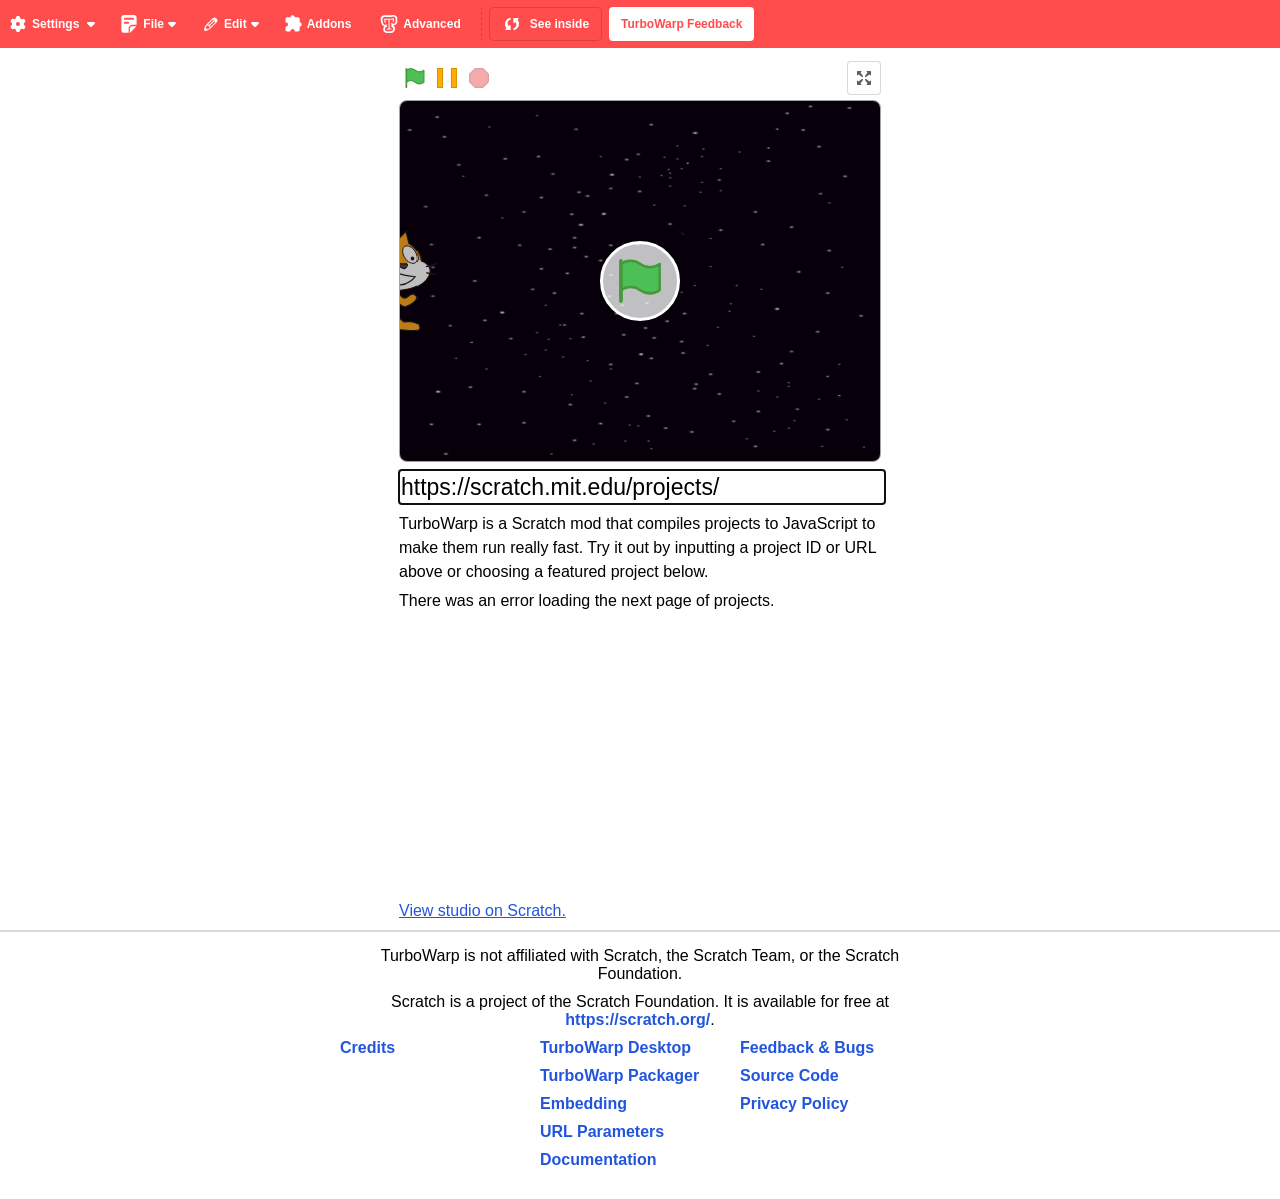
<file: turbowarp/index.html>
<!DOCTYPE html>
<html>
  <head>
    <meta charset="UTF-8">
    <meta name="viewport" content="width=device-width, initial-scale=1">
    <meta name="google" value="notranslate">
    <meta name="description" content="TurboWarp is a Scratch mod with a compiler to run projects faster, dark mode for your eyes, a bunch of addons to improve the editor, and more." />
    <title>TurboWarp - Run Scratch projects faster</title>
    <link rel="apple-touch-icon" href="images/apple-touch-icon.png">
    
      <link rel="manifest" href="manifest.webmanifest">
    
    <style>
      .splash-screen {
        position: absolute;
        width: 100%;
        height: 100%;
        top: 0;
        left: 0;
        display: flex;
        flex-direction: column;
        gap: 1rem;
        align-items: center;
        justify-content: center;
        text-align: center;
        font-family: "Helvetica Neue", Helvetica, Arial, sans-serif;
      }
      .splash-screen[hidden] {
        display: none;
      }
      .splash-screen[data-theme="dark"] {
        background-color: #333;
        color: white;
      }
      .splash-screen > * {
        max-width: 80%;
      }
      .splash-spinner:after {
        content: " ";
        display: block;
        width: 64px;
        height: 64px;
        border-radius: 50%;
        border: 6px solid;
        border-color: currentColor transparent currentColor transparent;
        animation: splash-spinner 1.2s linear infinite;
      }
      @keyframes splash-spinner {
        0% { transform: rotate(0deg); }
        100% { transform: rotate(360deg); }
      }
      .splash-error-title {
        font-weight: bold;
      }
      .splash-error-title a {
        color: inherit;
      }
      .splash-errors {
        font-family: monospace;
      }
      .splash-error-list {
        white-space: pre-wrap;
      }
      .splash-reset {
        color: inherit;
        background: none;
        padding: 0;
        margin: 0;
        border: none;
        text-decoration: underline;
        cursor: pointer;
      }
      .splash-reset:disabled {
        opacity: 0.8;
      }
    </style>
  </head>
  <body>
    <noscript>
      <div class="splash-screen">
        <div>
          <h1>TurboWarp requires JavaScript</h1>
          <p>Consider using <a href="https://desktop.turbowarp.org/">TurboWarp Desktop</a> if you are afraid of remote JavaScript.</p>
        </div>
      </div>
    </noscript>

    <div class="splash-screen spash-waiting-for-js" hidden>
      <div class="splash-spinner"></div>

      <div class="splash-error-title" hidden>Something went wrong. <a href="https://scratch.mit.edu/users/GarboMuffin/#comments" target="_blank" rel="noreferrer">Please report</a> with the information below.</div>
      <div class="splash-errors" hidden></div>
      <button class="splash-reset" hidden>Click here to reset caches (can fix some errors)</button>
    </div>

    <script>
      (function () {
        'use strict';

        var theme = '';
        var accent = '#ff4c4c';

        try {
          var themeSetting = localStorage.getItem('tw:theme');
        } catch (e) {
          // ignore
        }
        if (themeSetting === 'light') {
          theme = 'light';
        } else if (themeSetting === 'dark') {
          theme = 'dark';
        } else if (themeSetting) {
          try {
            var parsed = JSON.parse(themeSetting);
            if (parsed.accent === 'purple') {
              accent = '#855cd6';
            } else if (parsed.accent === 'blue') {
              accent = '#4c97ff';
            }
            if (parsed.gui === 'dark' || parsed.gui === 'light') {
              theme = parsed.gui;
            }
          } catch (e) {
            // ignore
          }
        }

        if (!theme) {
          theme = window.matchMedia('(prefers-color-scheme: dark)').matches ? 'dark' : 'light';
        }

        var splash = document.querySelector('.spash-waiting-for-js');
        splash.setAttribute('data-theme', theme);
        if (theme !== 'dark') {
          
            splash.style.color = accent;
          
        }
        splash.hidden = false;

        var splashErrorTitle = document.querySelector('.splash-error-title');
        var splashError = document.querySelector('.splash-errors');
        var splashReset = document.querySelector('.splash-reset');

        var totalErrors = 0;
        window.onerror = function (event, source, line, col, err) {
          if (++totalErrors > 5) return; // dont bother logging more
          splashErrorTitle.hidden = splashError.hidden = splashReset.hidden = false;
          var el = document.createElement('div');
          el.textContent = 'Error (splash) in ' + source + ' (' + line + ':' + col + '): ' + err;
          splashError.appendChild(el);
        };

        splashReset.onclick = function () {
          splashReset.disabled = true;
          function hardRefresh() {
            var search = location.search.replace(/[?&]nocache=[\d.]+(?=$|&)/, '');
            // This is a functional cookie used so that we respond with Clear-Site-Data just once. No tracking.
            // Can't use nocache parameter to trigger this because people might accidentally bookmark that, and
            // then we would be clearing their cache on every visit.
            document.cookie = 'tw_clear_cache_once=1; max-age=60; path=/; samesite=strict; secure';
            location.replace(location.pathname + search + (search ? '&' : '?') + 'nocache=' + Math.floor(Math.random() * 10000000));
          }
          if ('serviceWorker' in navigator) {
            setTimeout(hardRefresh, 5000);
            navigator.serviceWorker.getRegistration("")
              .then(function(registration) {
                if (registration) {
                  return registration.unregister();
                }
              })
              .then(hardRefresh)
              .catch(hardRefresh);
          } else {
            hardRefresh();
          }
        };

        window.SplashEnd = () => {
          splash.hidden = true;
          window.onerror = null;
        };
      })();
    </script>

    <div id="app"></div>
  <script src="js/vendors~addon-settings~credits~editor~embed~fullscreen~player.js"></script><script src="js/vendors~editor~embed~fullscreen~player.js"></script><script src="js/addon-settings~addons~editor~fullscreen~player.js"></script><script src="js/addon-settings~editor~embed~fullscreen~player.js"></script><script src="js/player.js"></script></body>
</html>
</file>
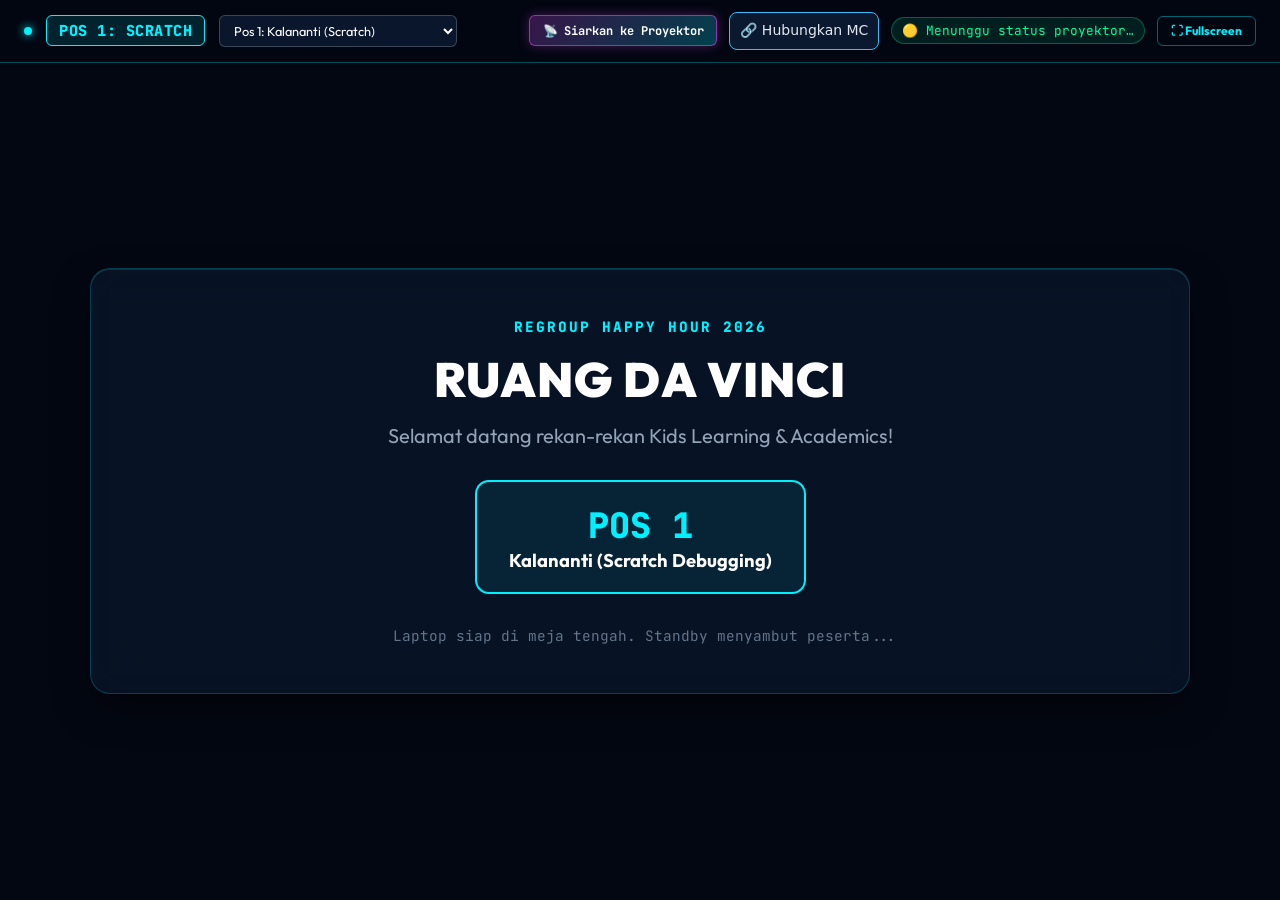
<file: pos.html>
<!DOCTYPE html>
<html lang="id">
<head>
  <meta charset="UTF-8">
  <link rel="icon" href="favicon.svg" type="image/svg+xml">
  <meta name="viewport" content="width=device-width, initial-scale=1.0">
  <title>Layar Meja Pos Pemain - Regroup Happy Hour</title>
  
  <link rel="preconnect" href="https://fonts.googleapis.com">
  <link rel="preconnect" href="https://fonts.gstatic.com" crossorigin>
  <link href="https://fonts.googleapis.com/css2?family=JetBrains+Mono:wght@400;700;800&family=Outfit:wght@400;600;700;800;900&family=Space+Grotesk:wght@500;700&display=swap" rel="stylesheet">
  <link rel="stylesheet" href="style.css">
  <link rel="stylesheet" href="pos.css">
</head>
<body class="theme-navy-black pos-screen-body">
  <canvas id="bg-canvas"></canvas>

  <!-- Top Floating HUD -->
  <header class="pos-top-hud">
    <div class="hud-left">
      <span class="pulse-dot"></span>
      <div class="pos-identity-badge" id="current-pos-badge">
        POS 1: KALANANTI (SCRATCH)
      </div>
      <div class="pos-switcher-dropdown">
        <select id="pos-select-switcher" aria-label="Ganti Nomor Pos">
          <option value="1">Pos 1: Kalananti (Scratch)</option>
          <option value="2">Pos 2: Mathchamps (Sempoa)</option>
          <option value="3">Pos 3: Memory Academy (Visual)</option>
          <option value="4">Pos 4: Spreadsheet Special (#REF!)</option>
        </select>
      </div>
    </div>

    <div class="hud-right">
      <button id="btn-broadcast-stream" class="btn btn-xs btn-broadcast" title="Siarkan Layar & Kamera Tim ke Proyektor">
        <span class="broadcast-icon">📡</span>
        <span class="broadcast-text">Siarkan ke Proyektor</span>
      </button>
      <details class="connection-menu" id="pos-pairing">
        <summary>🔗 Hubungkan MC</summary>
        <form class="connection-card" id="projector-pair-form">
          <label for="projector-code-input">Kode dari menu Hubungkan Pos di MC</label>
          <input id="projector-code-input" autocomplete="off" maxlength="100" placeholder="Kode proyektor" required>
          <button type="submit" class="btn btn-xs btn-outline">Hubungkan</button>
          <p id="projector-pair-status" role="status">Menunggu koneksi ke proyektor…</p>
        </form>
      </details>
      <div class="sync-pill" id="pos-sync-status">🟡 Menunggu status proyektor…</div>
      <button id="btn-fullscreen-pos" class="btn btn-xs btn-outline" title="Layar Penuh (F)">⛶ Fullscreen</button>
    </div>
  </header>

  <!-- MAIN DYNAMIC VIEWPORT (100% Controlled by Slide MC) -->
  <main class="pos-viewport" id="pos-viewport">

    <!-- ====================================================================
         STATE 1: PRE-SHOW / WELCOME CLEAN TEMPLATE (Slide 1–5)
         ==================================================================== -->
    <div id="state-template" class="pos-state-panel active">
      <div class="template-box glass-card">
        <div class="template-header-tag">REGROUP HAPPY HOUR 2026</div>
        <h1 class="template-title">RUANG DA VINCI</h1>
        <p class="template-subtitle">Selamat datang rekan-rekan Kids Learning & Academics!</p>
        <div class="template-pos-callout">
          <div class="pos-num-display" id="template-pos-num">POS 1</div>
          <div class="pos-name-display" id="template-pos-name">Tantangan Kalananti Scratch</div>
        </div>
        <div class="template-status-banner">
          <span class="pulse-dot-cyan"></span>
          <span>Laptop siap di meja tengah. Standby menyambut peserta...</span>
        </div>
      </div>
    </div>

    <!-- ====================================================================
         STATE 2: OFFICE OLYMPIC STANDBY LOGO (Slide 6, 7, 8-idle, 9–12, 17+)
         ==================================================================== -->
    <div id="state-olympic-idle" class="pos-state-panel">
      <div class="olympic-idle-card glass-card">
        <div class="olympic-rings-glow">
          <div class="ring ring-1"></div>
          <div class="ring ring-2"></div>
          <div class="ring ring-3"></div>
        </div>
        
        <div class="olympic-badge-label">OFFICE OLYMPICS 2026</div>
        <h1 class="olympic-hero-title">🏆 OFFICE OLYMPICS</h1>
        <div class="pos-hero-tag" id="idle-pos-tag">LAPTOP MEJA TENGAH • POS 1</div>
        
        <div class="olympic-standby-box">
          <div class="standby-text">⚡ STANDBY MENUNGGU ABA-ABA MC</div>
          <p class="standby-sub">Tatap layar proyektor di depan untuk instruksi selanjutnya.</p>
        </div>
      </div>
    </div>

    <!-- ====================================================================
         STATE 3: SCOUTING INSPEKSI KETUA (Slide 8 - HANYA SAAT TIMER NYALA)
         ==================================================================== -->
    <div id="state-scouting" class="pos-state-panel">
      <div class="scouting-card glass-card">
        <div class="scouting-header-row">
          <div class="scouting-pos-badge" id="scouting-pos-badge">POS 1: KALANANTI (SCRATCH)</div>
          <div class="scouting-timer-badge">
            <span class="timer-icon">⏱</span>
            <span id="scouting-timer-display">01:00</span>
          </div>
        </div>

        <div class="scouting-alert-banner">
          👁️ <strong>SESI INSPEKSI KETUA KELOMPOK (1 MENIT)</strong> — BACA CEPAT & JANGAN BOCORKAN KODE!
        </div>

        <!-- Dynamic Scouting Content Per Pos -->
        <div class="scouting-content-area" id="scouting-content-area">
          <!-- Rendered via JS depending on active pos -->
        </div>

        <div class="scouting-footer-warning">
          ⚠️ Begitu waktu habis, layar ini otomatis mengunci kembali ke logo Office Olympic!
        </div>
      </div>
    </div>

    <!-- ====================================================================
         STATE 4: BATTLE PERTANDINGAN (Slide 13, 14, 15, 16)
         ==================================================================== -->
    <div id="state-battle" class="pos-state-panel">
      <!-- 4A: Pre-Battle Locked / Countdown Standby -->
      <div id="battle-locked-overlay" class="battle-card glass-card text-center">
        <div class="lock-shield-icon">🔒</div>
        <div class="battle-round-badge" id="locked-round-badge">BABAK 1 DARI 4</div>
        <h2 class="battle-game-title" id="locked-game-title">Challenge 1: Kalananti Scratch Debugging</h2>
        <div class="countdown-stage">
          <div class="countdown-digits-big" id="battle-countdown-display">STANDBY</div>
          <p class="countdown-hint" id="battle-countdown-hint">Dengarkan penjelasan MC di depan proyektor.<br>Tantangan akan terbuka otomatis setelah hitungan <strong>3, 2, 1 MULAI!</strong></p>
        </div>
        <div class="standby-rules-pill">
          ⚡ Posisi tangan siap di keyboard • Jangan sentuh soal sebelum aba-aba!
        </div>
      </div>

      <!-- 4B: Active Battle Screen (Revealed after 3-2-1 countdown) -->
      <div id="battle-active-content" class="battle-card glass-card hidden">
        <div class="battle-header-hud">
          <div class="battle-round-badge" id="battle-round-badge">BABAK 1 DARI 4</div>
          <h2 class="battle-game-title" id="battle-game-title">Challenge 1: Kalananti Scratch Debugging</h2>
          <div class="battle-score-hint">+5 Poin Percobaan Pertama • +4 Poin Percobaan Kedua</div>
        </div>

        <!-- Live Battle Challenge Workspace (Container Yazid) -->
        <div class="battle-workspace" id="battle-workspace">
          <!-- Rendered via JS for Scratch, Math, Memory, Spreadsheet -->
        </div>

        <!-- GIANT BELL BUTTON: LARI KEJAR KAK BALQIS! -->
        <div class="battle-bell-container">
          <button id="btn-sprint-bell" class="btn-giant-bell">
            <span class="bell-emoji">🔔</span>
            <span class="bell-main-text">KITA UDAH KELAR! LARI KEJAR KAK BALQIS!</span>
            <span class="bell-sub-text">Tekan bel ini, lalu 1 perwakilan tim lari secepat kilat ke meja panitia! (+5 / +4 Pt)</span>
          </button>
        </div>
      </div>
    </div>

  </main>

  <!-- ====================================================================
       VICTORY FULLSCREEN OVERLAY (triggered by CHALLENGE_COMPLETED)
       Hidden by default — shown in-page when challenge is complete
       ==================================================================== -->
  <div id="victory-fullscreen-overlay" aria-live="assertive" style="
    display: none;
    position: fixed;
    inset: 0;
    z-index: 9999;
    background: radial-gradient(ellipse at center, #0a2a1a 0%, #050d1a 70%);
    overflow: hidden;
    align-items: center;
    justify-content: center;
    flex-direction: column;
    gap: 24px;
    font-family: 'Outfit', sans-serif;
  ">
    <!-- Animated bg particles -->
    <canvas id="victory-canvas" style="position:absolute;inset:0;width:100%;height:100%;pointer-events:none;"></canvas>

    <!-- Content -->
    <div style="position:relative;z-index:2;text-align:center;padding:32px;">
      <div id="victory-emoji" style="font-size:clamp(5rem,14vw,10rem);line-height:1;animation:victoryBounce 0.6s cubic-bezier(.36,.07,.19,.97) both;">🏆</div>

      <div style="
        font-size: clamp(2rem,6vw,4.5rem);
        font-weight: 900;
        letter-spacing: 0.04em;
        color: #00ff9d;
        text-shadow: 0 0 40px rgba(0,255,157,0.8), 0 0 80px rgba(0,255,157,0.4);
        margin: 16px 0 8px;
        animation: victoryGlow 1.5s ease-in-out infinite alternate;
      ">SELESAI! 🎉</div>

      <div id="victory-subtitle" style="
        font-size: clamp(1rem,2.5vw,1.6rem);
        color: #ffd700;
        font-weight: 700;
        letter-spacing: 0.08em;
        text-shadow: 0 0 20px rgba(255,215,0,0.6);
        margin-bottom: 32px;
      ">TANTANGAN BERHASIL DISELESAIKAN!</div>

      <button id="victory-bell-btn" style="
        display: inline-flex;
        flex-direction: column;
        align-items: center;
        gap: 8px;
        background: linear-gradient(135deg, #00ff9d, #00c97a);
        color: #050d1a;
        border: none;
        border-radius: 20px;
        padding: 24px 48px;
        font-family: 'Outfit', sans-serif;
        font-size: clamp(1.2rem,3vw,2rem);
        font-weight: 900;
        letter-spacing: 0.05em;
        cursor: pointer;
        box-shadow: 0 0 40px rgba(0,255,157,0.5), 0 8px 32px rgba(0,0,0,0.4);
        animation: bellPop 0.8s cubic-bezier(.36,.07,.19,.97) 0.3s both;
        transition: transform 0.15s ease, box-shadow 0.15s ease;
      " onmouseover="this.style.transform='scale(1.06)'" onmouseout="this.style.transform='scale(1)'">
        <span style="font-size:clamp(2rem,5vw,3.5rem);">🔔🏃‍♂️💨</span>
        <span>LARI KE KAK BALQIS SEKARANG!</span>
        <span style="font-size:0.6em;font-weight:600;opacity:0.8;">Tekan tombol ini → sinyal terkirim → sprint ke meja panitia!</span>
      </button>

      <div style="margin-top:24px;">
        <button id="victory-dismiss-btn" style="
          background: transparent;
          border: 1px solid rgba(255,255,255,0.25);
          color: rgba(255,255,255,0.5);
          padding: 10px 24px;
          border-radius: 8px;
          font-family: 'Outfit', sans-serif;
          font-size: 0.85rem;
          cursor: pointer;
          transition: all 0.2s;
        " onmouseover="this.style.opacity='1';this.style.color='#fff'" onmouseout="this.style.opacity='1';this.style.color='rgba(255,255,255,0.5)'">
          ✖ Tutup Overlay (kembali ke arena)
        </button>
      </div>
    </div>
  </div>

  <style>
    @keyframes victoryBounce {
      0%   { transform: scale(0.3) rotate(-10deg); opacity: 0; }
      60%  { transform: scale(1.15) rotate(5deg); }
      80%  { transform: scale(0.95); }
      100% { transform: scale(1); opacity: 1; }
    }
    @keyframes victoryGlow {
      from { text-shadow: 0 0 30px rgba(0,255,157,0.7), 0 0 60px rgba(0,255,157,0.3); }
      to   { text-shadow: 0 0 60px rgba(0,255,157,1),   0 0 120px rgba(0,255,157,0.6); }
    }
    @keyframes bellPop {
      0%   { transform: scale(0) translateY(40px); opacity: 0; }
      70%  { transform: scale(1.08) translateY(-6px); }
      100% { transform: scale(1) translateY(0); opacity: 1; }
    }
    @keyframes confettiFall {
      to { transform: translateY(110vh) rotate(720deg); opacity: 0; }
    }
  </style>

  <script src="vendor/peerjs.min.js"></script>
  <script src="sync-engine.js?v=20260919-pairing4"></script>
  <script src="pos.js?v=20260919-pairing4"></script>
</body>
</html>
</file>
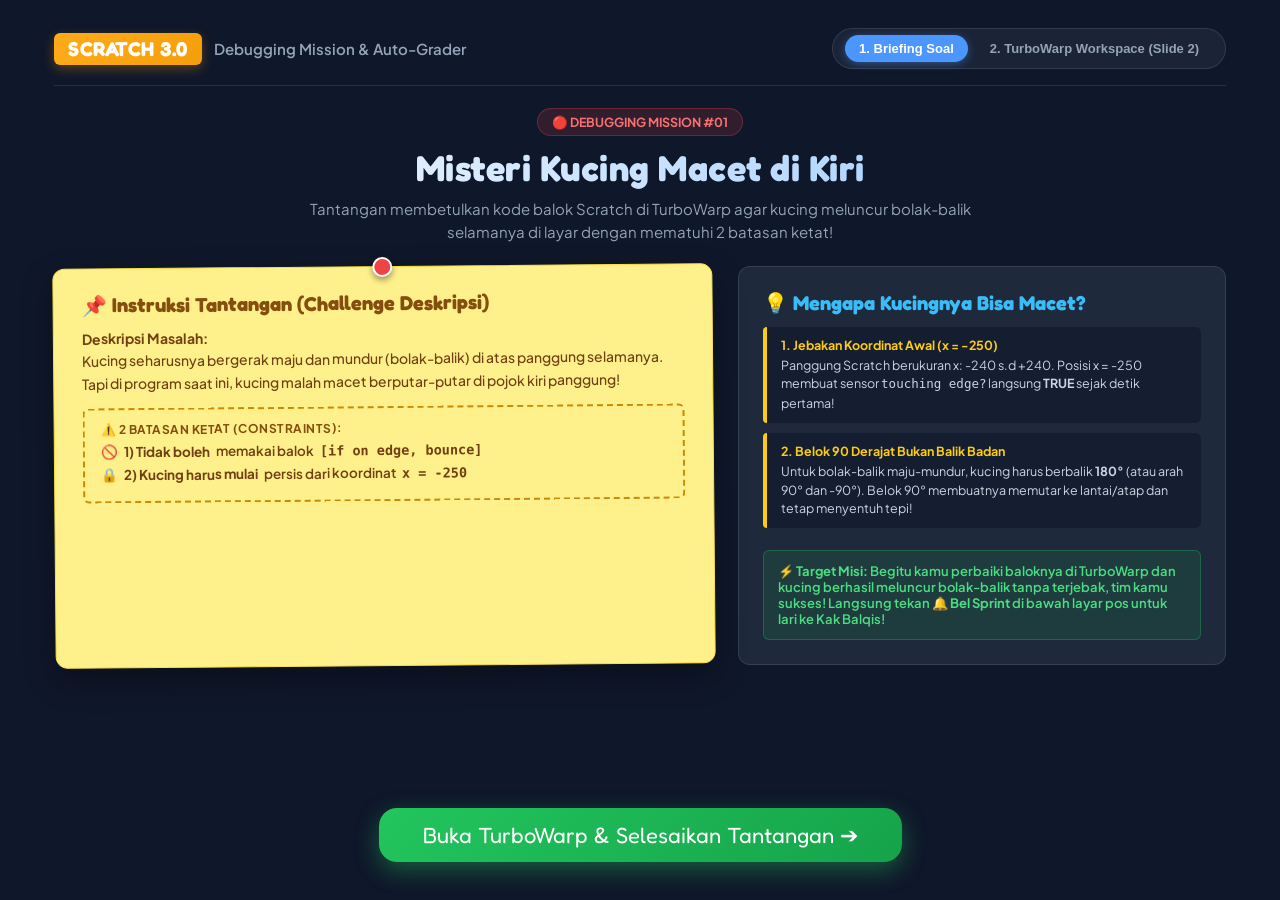
<file: scratch-slide.html>
<!DOCTYPE html>
<html lang="id">
<head>
  <meta charset="UTF-8" />
  <meta name="viewport" content="width=device-width, initial-scale=1.0" />
  <title>Scratch Motion Debugging Challenge - TurboWarp Scratch 3.0 GUI</title>
  <link rel="preconnect" href="https://fonts.googleapis.com">
  <link rel="preconnect" href="https://fonts.gstatic.com" crossorigin>
  <link href="https://fonts.googleapis.com/css2?family=Fredoka:wght@400;500;600;700&family=Plus+Jakarta+Sans:wght@400;500;600;700;800&family=Fira+Code:wght@500;600&display=swap" rel="stylesheet">
  <style>
    :root {
      --scratch-purple-bar: #855cd6;
      --scratch-purple-dark: #6e40c9;
      --scratch-motion: #4c97ff;
      --scratch-looks: #9966ff;
      --scratch-sound: #cf63cf;
      --scratch-events: #ffbf00;
      --scratch-control: #ffab19;
      --scratch-sensing: #5cb1d6;
      --scratch-operators: #59c059;
      --scratch-variables: #ff8c1a;
      --scratch-custom: #ff6680;
      
      --bg-dark: #0f172a;
      --bg-panel: #1e293b;
      --text-main: #f8fafc;
      --text-muted: #94a3b8;
      --accent-green: #22c55e;
      --accent-yellow: #facc15;
      --accent-red: #ef4444;
      --radius-sm: 6px;
      --radius-md: 12px;
      --radius-lg: 18px;
    }

    * {
      box-sizing: border-box;
      margin: 0;
      padding: 0;
      user-select: none;
    }

    body {
      font-family: 'Plus Jakarta Sans', sans-serif;
      background: var(--bg-dark);
      color: var(--text-main);
      overflow: hidden;
      width: 100vw;
      height: 100vh;
    }

    /* SLIDE CONTAINER */
    .slide-wrapper {
      position: relative;
      width: 100vw;
      height: 100vh;
      overflow: hidden;
    }

    .slide {
      position: absolute;
      inset: 0;
      width: 100%;
      height: 100%;
      opacity: 0;
      pointer-events: none;
      transform: translateX(30px);
      transition: all 0.35s cubic-bezier(0.16, 1, 0.3, 1);
      display: flex;
      flex-direction: column;
    }

    .slide.active {
      opacity: 1;
      pointer-events: auto;
      transform: translateX(0);
    }

    /* ========================================== */
    /* SLIDE 1: MISSION BRIEFING STYLES           */
    /* ========================================== */
    .slide-1-content {
      flex: 1;
      padding: 28px 44px;
      overflow-y: auto;
      display: flex;
      flex-direction: column;
      max-width: 1260px;
      margin: 0 auto;
      width: 100%;
    }

    .global-nav {
      display: flex;
      justify-content: space-between;
      align-items: center;
      padding-bottom: 16px;
      border-bottom: 1px solid rgba(255, 255, 255, 0.1);
      margin-bottom: 22px;
    }

    .logo-group {
      display: flex;
      align-items: center;
      gap: 12px;
    }

    .scratch-badge {
      background: linear-gradient(135deg, #ffab19, #f59e0b);
      color: #fff;
      font-family: 'Fredoka', sans-serif;
      font-size: 20px;
      padding: 4px 14px;
      border-radius: var(--radius-sm);
      font-weight: 700;
      letter-spacing: 0.5px;
      box-shadow: 0 4px 12px rgba(245, 158, 11, 0.3);
    }

    .nav-title {
      font-size: 15px;
      color: var(--text-muted);
      font-weight: 600;
    }

    .slide-pills {
      display: flex;
      align-items: center;
      gap: 8px;
      background: rgba(30, 41, 59, 0.8);
      padding: 6px 12px;
      border-radius: 999px;
      border: 1px solid rgba(255, 255, 255, 0.1);
    }

    .pill-btn {
      background: transparent;
      border: none;
      color: var(--text-muted);
      font-size: 13px;
      font-weight: 700;
      padding: 6px 14px;
      border-radius: 999px;
      cursor: pointer;
      transition: all 0.2s ease;
    }

    .pill-btn.active {
      background: var(--scratch-motion);
      color: white;
      box-shadow: 0 2px 8px rgba(76, 151, 255, 0.4);
    }

    .pill-btn:hover:not(.active) {
      color: white;
      background: rgba(255, 255, 255, 0.05);
    }

    .hero-box {
      text-align: center;
      margin-bottom: 22px;
    }

    .hero-tag {
      display: inline-block;
      background: rgba(239, 68, 68, 0.15);
      color: #f87171;
      border: 1px solid rgba(239, 68, 68, 0.3);
      padding: 5px 14px;
      border-radius: 999px;
      font-size: 12.5px;
      font-weight: 700;
      margin-bottom: 10px;
    }

    .hero-box h1 {
      font-size: 36px;
      font-family: 'Fredoka', sans-serif;
      letter-spacing: 0.5px;
      background: linear-gradient(to right, #ffffff, #93c5fd);
      -webkit-background-clip: text;
      -webkit-text-fill-color: transparent;
      margin-bottom: 8px;
    }

    .hero-box p {
      color: var(--text-muted);
      font-size: 15px;
      max-width: 720px;
      margin: 0 auto;
      line-height: 1.55;
    }

    .briefing-cards {
      display: grid;
      grid-template-columns: 1.15fr 0.85fr;
      gap: 24px;
      margin-bottom: 22px;
    }

    .sticky-note {
      background: #fef08a;
      color: #713f12;
      padding: 24px 28px;
      border-radius: var(--radius-md);
      box-shadow: 0 12px 30px rgba(0, 0, 0, 0.35);
      position: relative;
      transform: rotate(-0.5deg);
      border: 1px solid #fde047;
    }

    .sticky-note-pin {
      position: absolute;
      top: -10px;
      left: 50%;
      transform: translateX(-50%);
      width: 20px;
      height: 20px;
      background: #ef4444;
      border-radius: 50%;
      box-shadow: 0 3px 6px rgba(0,0,0,0.4);
      border: 2px solid #fff;
    }

    .sticky-note h3 {
      font-family: 'Fredoka', sans-serif;
      font-size: 20px;
      margin-bottom: 10px;
      color: #854d0e;
    }

    .sticky-note p {
      font-size: 14px;
      line-height: 1.6;
      margin-bottom: 14px;
      font-weight: 500;
    }

    .constraint-box {
      background: rgba(254, 240, 138, 0.8);
      border: 2px dashed #ca8a04;
      padding: 12px 16px;
      border-radius: var(--radius-sm);
    }

    .constraint-box h4 {
      font-size: 12px;
      text-transform: uppercase;
      letter-spacing: 0.5px;
      color: #854d0e;
      margin-bottom: 6px;
    }

    .constraint-box ul {
      list-style-type: none;
    }

    .constraint-box li {
      font-size: 13.5px;
      margin-bottom: 6px;
      display: flex;
      align-items: center;
      gap: 6px;
      font-weight: 600;
    }

    .clue-panel {
      background: var(--bg-panel);
      border: 1px solid rgba(255, 255, 255, 0.1);
      border-radius: var(--radius-md);
      padding: 24px;
      display: flex;
      flex-direction: column;
      justify-content: space-between;
    }

    .clue-panel h3 {
      font-family: 'Fredoka', sans-serif;
      color: #38bdf8;
      font-size: 20px;
      margin-bottom: 12px;
    }

    .clue-item {
      background: rgba(15, 23, 42, 0.6);
      border-left: 4px solid var(--accent-yellow);
      padding: 10px 14px;
      border-radius: 4px var(--radius-sm) var(--radius-sm) 4px;
      margin-bottom: 10px;
    }

    .clue-item h5 {
      font-size: 12.5px;
      color: var(--accent-yellow);
      margin-bottom: 3px;
      font-weight: 700;
    }

    .clue-item p {
      font-size: 12.5px;
      color: #cbd5e1;
      line-height: 1.5;
    }

    .cta-area {
      text-align: center;
      margin-top: auto;
      padding: 10px 0;
    }

    .start-btn {
      background: linear-gradient(135deg, #22c55e, #16a34a);
      color: white;
      border: none;
      font-family: 'Fredoka', sans-serif;
      font-size: 22px;
      padding: 14px 44px;
      border-radius: var(--radius-lg);
      cursor: pointer;
      box-shadow: 0 8px 24px rgba(34, 197, 94, 0.4);
      display: inline-flex;
      align-items: center;
      gap: 12px;
      transition: all 0.2s cubic-bezier(0.16, 1, 0.3, 1);
    }

    .start-btn:hover {
      transform: translateY(-2px) scale(1.02);
      box-shadow: 0 12px 30px rgba(34, 197, 94, 0.6);
    }

    /* ============================================================ */
    /* SLIDE 2: AUTHENTIC TURBOWARP SCRATCH 3.0 GUI WORKSPACE       */
    /* ============================================================ */
    #slide2 {
      display: flex;
      flex-direction: column;
      width: 100vw;
      height: 100vh;
      background: #0f172a;
      overflow: hidden;
    }

    /* TOP SLIDE HUD / CONTROL BAR */
    .turbowarp-hud-bar {
      height: 48px;
      background: #1e293b;
      border-bottom: 1px solid rgba(255, 255, 255, 0.12);
      display: flex;
      align-items: center;
      justify-content: space-between;
      padding: 0 16px;
      flex-shrink: 0;
      z-index: 50;
    }

    .hud-left {
      display: flex;
      align-items: center;
      gap: 12px;
    }

    .hud-back-btn {
      background: rgba(255, 255, 255, 0.08);
      color: white;
      border: 1px solid rgba(255, 255, 255, 0.2);
      padding: 6px 14px;
      border-radius: var(--radius-sm);
      font-family: 'Plus Jakarta Sans', sans-serif;
      font-size: 13px;
      font-weight: 700;
      cursor: pointer;
      display: flex;
      align-items: center;
      gap: 6px;
      transition: all 0.15s ease;
    }

    .hud-back-btn:hover {
      background: rgba(255, 255, 255, 0.16);
      border-color: rgba(255, 255, 255, 0.35);
    }

    .hud-proj-badge {
      display: flex;
      align-items: center;
      gap: 8px;
      background: rgba(15, 23, 42, 0.6);
      padding: 4px 12px;
      border-radius: 999px;
      border: 1px solid rgba(255, 255, 255, 0.08);
      font-size: 12.5px;
      color: #94a3b8;
    }

    .hud-proj-badge strong {
      color: #f8fafc;
    }

    .hud-status-badge {
      display: inline-flex;
      align-items: center;
      gap: 6px;
      background: rgba(34, 197, 94, 0.15);
      color: #4ade80;
      border: 1px solid rgba(34, 197, 94, 0.3);
      padding: 4px 10px;
      border-radius: 999px;
      font-size: 12px;
      font-weight: 700;
    }

    .hud-status-pulse {
      width: 8px;
      height: 8px;
      border-radius: 50%;
      background: #22c55e;
      box-shadow: 0 0 8px #22c55e;
      animation: pulseGlow 1.5s infinite;
    }

    @keyframes pulseGlow {
      0%, 100% { transform: scale(1); opacity: 1; }
      50% { transform: scale(1.3); opacity: 0.6; }
    }

    .hud-right {
      display: flex;
      align-items: center;
      gap: 10px;
    }

    .hud-action-btn {
      background: rgba(255, 255, 255, 0.08);
      color: #e2e8f0;
      border: 1px solid rgba(255, 255, 255, 0.15);
      padding: 6px 12px;
      border-radius: var(--radius-sm);
      font-size: 12.5px;
      font-weight: 600;
      cursor: pointer;
      display: flex;
      align-items: center;
      gap: 6px;
      transition: all 0.15s ease;
    }

    .hud-action-btn:hover {
      background: rgba(255, 255, 255, 0.16);
      color: white;
    }

    .hud-action-btn.hint {
      background: rgba(250, 204, 21, 0.15);
      border-color: rgba(250, 204, 21, 0.35);
      color: #fde047;
      font-weight: 700;
    }

    .hud-action-btn.hint:hover {
      background: rgba(250, 204, 21, 0.25);
    }

    .hud-action-btn.test-win {
      background: rgba(168, 85, 247, 0.15);
      border-color: rgba(168, 85, 247, 0.35);
      color: #c084fc;
    }

    .hud-action-btn.test-win:hover {
      background: rgba(168, 85, 247, 0.25);
    }

    /* TURBOWARP IFRAME WRAPPER */
    .turbowarp-frame-container {
      flex: 1;
      width: 100%;
      height: calc(100vh - 48px);
      position: relative;
      background: #e9eef2;
    }

    #turbowarpIframe {
      width: 100%;
      height: 100%;
      border: none;
      display: block;
    }
  </style>
</head>
<body>

  <div class="slide-wrapper">

    <!-- ========================================== -->
    <!-- SLIDE 1: CHALLENGE MISSION BRIEFING        -->
    <!-- ========================================== -->
    <section id="slide1" class="slide active">
      <div class="slide-1-content">
        <!-- Global Nav Header -->
        <div class="global-nav">
          <div class="logo-group">
            <span class="scratch-badge">SCRATCH 3.0</span>
            <span class="nav-title">Debugging Mission &amp; Auto-Grader</span>
          </div>
          <div class="slide-pills">
            <button class="pill-btn active" onclick="goToSlide(1)">1. Briefing Soal</button>
            <button class="pill-btn" onclick="goToSlide(2)">2. TurboWarp Workspace (Slide 2)</button>
          </div>
        </div>

        <!-- Hero Header -->
        <div class="hero-box">
          <span class="hero-tag">🔴 DEBUGGING MISSION #01</span>
          <h1>Misteri Kucing Macet di Kiri</h1>
          <p>Tantangan membetulkan kode balok Scratch di TurboWarp agar kucing meluncur bolak-balik selamanya di layar dengan mematuhi 2 batasan ketat!</p>
        </div>

        <!-- Cards -->
        <div class="briefing-cards">
          <!-- Sticky Note -->
          <div class="sticky-note">
            <div class="sticky-note-pin"></div>
            <h3>📌 Instruksi Tantangan (Challenge Deskripsi)</h3>
            <p>
              <strong>Deskripsi Masalah:</strong><br>
              Kucing seharusnya bergerak maju dan mundur (bolak-balik) di atas panggung selamanya. Tapi di program saat ini, kucing malah macet berputar-putar di pojok kiri panggung!
            </p>
            <div class="constraint-box">
              <h4>⚠️ 2 Batasan Ketat (Constraints):</h4>
              <ul>
                <li>🚫 <strong>1) Tidak boleh</strong> memakai balok <code>[if on edge, bounce]</code></li>
                <li>🔒 <strong>2) Kucing harus mulai</strong> persis dari koordinat <code>x = -250</code></li>
              </ul>
            </div>
          </div>

          <!-- Clue / Diagnosis -->
          <div class="clue-panel">
            <div>
              <h3>💡 Mengapa Kucingnya Bisa Macet?</h3>
              <div class="clue-item">
                <h5>1. Jebakan Koordinat Awal (x = -250)</h5>
                <p>Panggung Scratch berukuran x: -240 s.d +240. Posisi x = -250 membuat sensor <code>touching edge?</code> langsung <strong>TRUE</strong> sejak detik pertama!</p>
              </div>
              <div class="clue-item">
                <h5>2. Belok 90 Derajat Bukan Balik Badan</h5>
                <p>Untuk bolak-balik maju-mundur, kucing harus berbalik <strong>180°</strong> (atau arah 90° dan -90°). Belok 90° membuatnya memutar ke lantai/atap dan tetap menyentuh tepi!</p>
              </div>
            </div>

            <div style="background: rgba(34, 197, 94, 0.12); border: 1px solid rgba(34, 197, 94, 0.3); border-radius: var(--radius-sm); padding: 12px 14px; margin-top: 12px;">
              <p style="color: #4ade80; font-size: 13px; font-weight: 600;">
                ⚡ <strong>Target Misi:</strong> Begitu kamu perbaiki baloknya di TurboWarp dan kucing berhasil meluncur bolak-balik tanpa terjebak, tim kamu sukses! Langsung tekan <strong>🔔 Bel Sprint</strong> di bawah layar pos untuk lari ke Kak Balqis!
              </p>
            </div>
          </div>
        </div>

        <!-- CTA Start Button -->
        <div class="cta-area">
          <button class="start-btn" onclick="goToSlide(2)">
            Buka TurboWarp &amp; Selesaikan Tantangan ➔
          </button>
        </div>
      </div>
    </section>

    <!-- ========================================== -->
    <!-- SLIDE 2: AUTHENTIC TURBOWARP SCRATCH 3.0   -->
    <!-- ========================================== -->
    <section id="slide2" class="slide">
      
      <!-- TOP HUD CONTROL BAR -->
      <div class="turbowarp-hud-bar">
        <div class="hud-left">
          <button class="hud-back-btn" onclick="goToSlide(1)">
            ← Briefing Soal
          </button>
          <div class="hud-proj-badge">
            🐱 Proyek: <strong>CyberParra (M) Motion debugme</strong>
          </div>
          <div class="hud-status-badge">
            <span class="hud-status-pulse"></span>
            Auto-Evaluator Standby
          </div>
        </div>

        <div class="hud-right">
          <button class="hud-action-btn" onclick="reloadTurboWarpProject()">
            🔄 Reset Soal
          </button>
        </div>
      </div>

      <!-- FULL AUTHENTIC TURBOWARP SCRATCH 3.0 IFRAME -->
      <div class="turbowarp-frame-container">
        <iframe 
          id="turbowarpIframe" 
          src="./turbowarp/editor.html" 
          allow="autoplay; camera; microphone; clipboard-read; clipboard-write"
          title="TurboWarp Scratch 3.0 GUI Editor"
        ></iframe>
      </div>

    </section>

  </div>

  <script>
    // ==========================================
    // SLIDE NAVIGATION
    // ==========================================
    function goToSlide(slideIndex) {
      document.getElementById('slide1').classList.toggle('active', slideIndex === 1);
      document.getElementById('slide2').classList.toggle('active', slideIndex === 2);
    }

    // ==========================================
    // TURBOWARP IFRAME RELOAD
    // ==========================================
    function reloadTurboWarpProject() {
      const iframe = document.getElementById('turbowarpIframe');
      if (iframe) {
        iframe.src = './turbowarp/editor.html';
      }
    }

    // ==========================================
    // POSTMESSAGE LISTENER (TURBOWARP AUTO-WIN)
    // ==========================================
    window.addEventListener('message', (event) => {
      // Listen for message from TurboWarp runtime hook
      if (event.data && (event.data.type === 'TURBOWARP_AUTO_WIN' || event.data === 'TURBOWARP_AUTO_WIN')) {
        console.log('[Slide Parent] Auto-Win Signal Received from TurboWarp GUI!');
        const statusBadge = document.querySelector('.hud-status-badge');
        if (statusBadge) {
          statusBadge.style.borderColor = '#22c55e';
          statusBadge.style.color = '#4ade80';
          statusBadge.style.background = 'rgba(34, 197, 94, 0.2)';
          statusBadge.innerHTML = '<span class="hud-status-pulse" style="background: #22c55e; box-shadow: 0 0 10px #22c55e;"></span> ✅ KODE BENAR! TEKAN BEL DI BAWAH!';
        }
      }
    });
  </script>
</body>
</html>
</file>
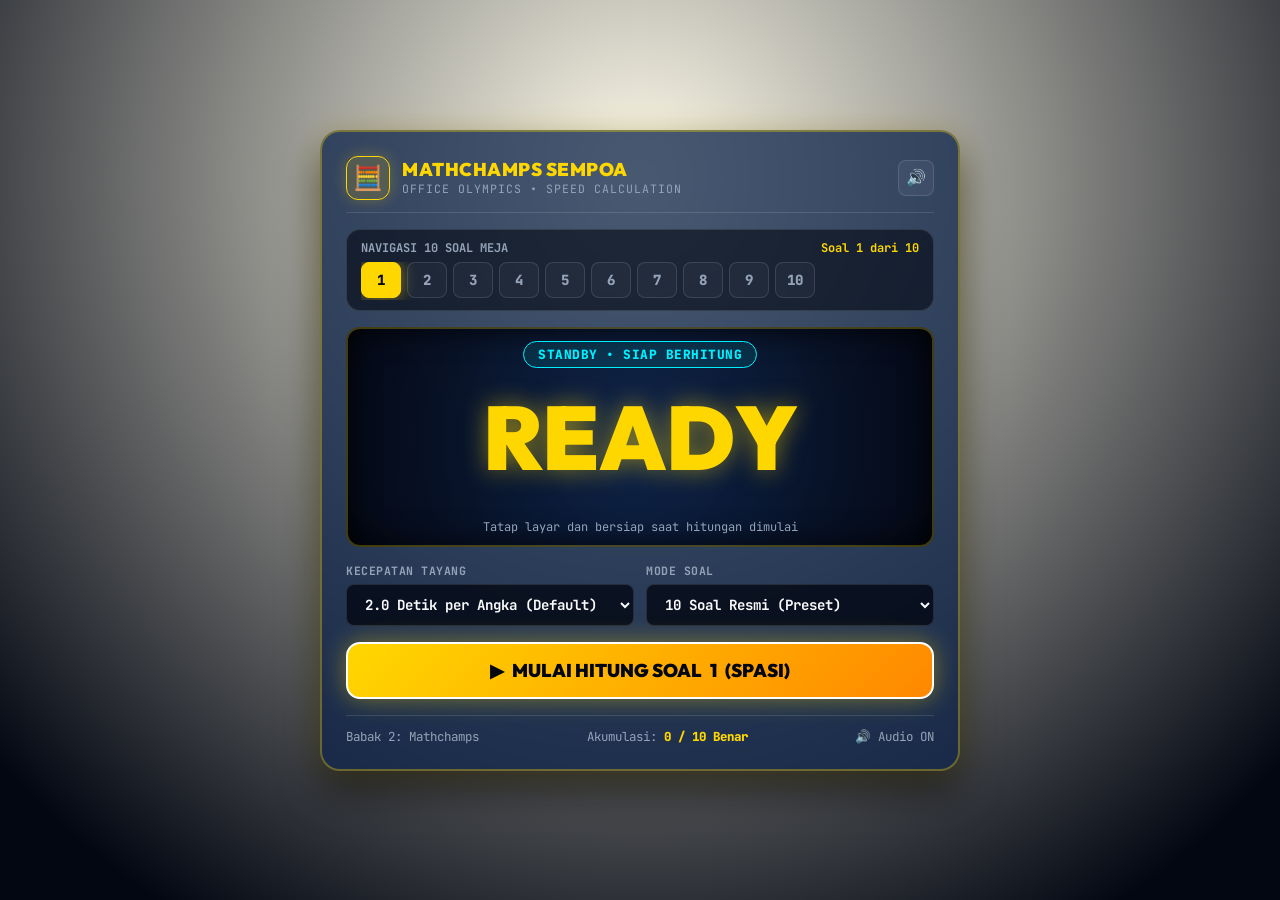
<file: sempoa-slide.html>
<!DOCTYPE html>
<html lang="id">
<head>
  <meta charset="UTF-8" />
  <meta name="viewport" content="width=device-width, initial-scale=1.0" />
  <title>Mathchamps Sempoa Speed Calculation Arena - Office Olympics 2026</title>
  
  <link rel="preconnect" href="https://fonts.googleapis.com">
  <link rel="preconnect" href="https://fonts.gstatic.com" crossorigin>
  <link href="https://fonts.googleapis.com/css2?family=JetBrains+Mono:wght@400;700;800&family=Outfit:wght@400;600;700;800;900&family=Space+Grotesk:wght@500;700;800&display=swap" rel="stylesheet">
  
  <style>
    :root {
      --bg-dark: #070d19;
      --bg-card: rgba(13, 35, 74, 0.75);
      --bg-card-hover: rgba(17, 45, 94, 0.85);
      --neon-cyan: #00f0ff;
      --neon-gold: #ffd700;
      --neon-green: #00ff9d;
      --neon-red: #ff4757;
      --neon-purple: #d946ef;
      
      --text-main: #f8fafc;
      --text-muted: #94a3b8;
      --border-subtle: rgba(255, 255, 255, 0.12);
      --border-gold: rgba(255, 215, 0, 0.35);
      --font-display: 'Outfit', sans-serif;
      --font-mono: 'JetBrains Mono', monospace;
      --font-body: 'Space Grotesk', sans-serif;
      --radius-sm: 8px;
      --radius-md: 14px;
      --radius-lg: 20px;
    }

    * {
      box-sizing: border-box;
      margin: 0;
      padding: 0;
    }

    body {
      background: radial-gradient(circle at 50% 20%, rgba(255, 215, 0, 0.08) 0%, #030712 90%);
      color: var(--text-main);
      font-family: var(--font-body);
      min-height: 100vh;
      display: flex;
      flex-direction: column;
      align-items: center;
      justify-content: center;
      padding: 16px;
      overflow-x: hidden;
    }

    .arena-container {
      width: 100%;
      max-width: 640px;
      background: var(--bg-card);
      backdrop-filter: blur(16px);
      border: 2px solid var(--border-gold);
      border-radius: var(--radius-lg);
      padding: 24px;
      box-shadow: 0 0 35px rgba(255, 215, 0, 0.15), 0 20px 40px rgba(0, 0, 0, 0.6);
      display: flex;
      flex-direction: column;
      gap: 16px;
      position: relative;
    }

    /* Top HUD Header */
    .arena-header {
      display: flex;
      justify-content: space-between;
      align-items: center;
      border-bottom: 1px solid var(--border-subtle);
      padding-bottom: 12px;
    }

    .arena-brand {
      display: flex;
      align-items: center;
      gap: 12px;
    }

    .brand-icon-box {
      width: 44px;
      height: 44px;
      border-radius: 12px;
      background: rgba(255, 215, 0, 0.15);
      border: 1px solid var(--neon-gold);
      display: flex;
      align-items: center;
      justify-content: center;
      font-size: 1.5rem;
      box-shadow: 0 0 15px rgba(255, 215, 0, 0.25);
    }

    .brand-text h1 {
      font-family: var(--font-display);
      font-size: 1.15rem;
      font-weight: 900;
      color: var(--neon-gold);
      letter-spacing: 0.5px;
      line-height: 1.15;
    }

    .brand-text p {
      font-family: var(--font-mono);
      font-size: 0.72rem;
      color: var(--text-muted);
      letter-spacing: 1px;
    }

    .header-actions {
      display: flex;
      align-items: center;
      gap: 8px;
    }

    .icon-action-btn {
      background: rgba(255, 255, 255, 0.05);
      border: 1px solid var(--border-subtle);
      color: var(--text-main);
      width: 36px;
      height: 36px;
      border-radius: 8px;
      display: flex;
      align-items: center;
      justify-content: center;
      cursor: pointer;
      font-size: 1rem;
      transition: all 0.15s ease;
    }

    .icon-action-btn:hover {
      background: rgba(255, 215, 0, 0.15);
      border-color: var(--neon-gold);
      color: var(--neon-gold);
    }

    /* Question Navigator Pills (1 to 10) */
    .pills-bar-wrapper {
      background: rgba(3, 7, 18, 0.6);
      border: 1px solid var(--border-subtle);
      border-radius: var(--radius-md);
      padding: 10px 14px;
      display: flex;
      flex-direction: column;
      gap: 6px;
    }

    .pills-header {
      display: flex;
      justify-content: space-between;
      align-items: center;
      font-family: var(--font-mono);
      font-size: 0.75rem;
      font-weight: 700;
      color: var(--text-muted);
    }

    .pills-header .active-badge {
      color: var(--neon-gold);
    }

    .pills-scroll {
      display: flex;
      gap: 6px;
      overflow-x: auto;
      padding-bottom: 2px;
      scrollbar-width: thin;
    }

    .pill-btn {
      flex: 0 0 auto;
      min-width: 40px;
      height: 36px;
      border-radius: 8px;
      border: 1.5px solid var(--border-subtle);
      background: rgba(255, 255, 255, 0.03);
      font-family: var(--font-mono);
      font-size: 0.88rem;
      font-weight: 800;
      color: var(--text-muted);
      cursor: pointer;
      display: flex;
      align-items: center;
      justify-content: center;
      transition: all 0.15s ease;
    }

    .pill-btn:hover {
      border-color: var(--neon-gold);
      color: var(--neon-gold);
    }

    .pill-btn.active {
      background: var(--neon-gold);
      border-color: var(--neon-gold);
      color: #030712;
      box-shadow: 0 0 16px rgba(255, 215, 0, 0.5);
    }

    .pill-btn.done-correct {
      background: rgba(0, 255, 157, 0.15);
      border-color: var(--neon-green);
      color: var(--neon-green);
    }

    .pill-btn.done-wrong {
      background: rgba(255, 71, 87, 0.15);
      border-color: var(--neon-red);
      color: var(--neon-red);
    }

    /* Screen Stage Box */
    .screen-stage {
      width: 100%;
      height: 220px;
      background: radial-gradient(circle at 50% 50%, rgba(13, 35, 74, 0.95) 0%, rgba(3, 7, 18, 0.98) 100%);
      border: 2px solid rgba(255, 215, 0, 0.25);
      border-radius: var(--radius-md);
      display: flex;
      flex-direction: column;
      align-items: center;
      justify-content: center;
      position: relative;
      overflow: hidden;
      box-shadow: inset 0 0 30px rgba(0, 0, 0, 0.8);
      transition: border-color 0.2s, box-shadow 0.2s;
    }

    .screen-stage.flash-active {
      border-color: var(--neon-gold);
      box-shadow: 0 0 30px rgba(255, 215, 0, 0.3), inset 0 0 20px rgba(255, 215, 0, 0.1);
    }

    .stage-status-badge {
      position: absolute;
      top: 12px;
      font-family: var(--font-mono);
      font-size: 0.8rem;
      font-weight: 800;
      color: var(--neon-cyan);
      background: rgba(0, 240, 255, 0.1);
      border: 1px solid var(--neon-cyan);
      padding: 4px 14px;
      border-radius: 20px;
      letter-spacing: 0.5px;
    }

    .number-display-hero {
      font-family: var(--font-display);
      font-size: 5.6rem;
      font-weight: 900;
      color: var(--neon-gold);
      text-shadow: 0 0 25px rgba(255, 215, 0, 0.5);
      line-height: 1;
      user-select: none;
      transition: transform 0.05s ease;
    }

    .number-display-hero.negative {
      color: var(--neon-red);
      text-shadow: 0 0 25px rgba(255, 71, 87, 0.6);
    }

    .number-display-hero.countdown-pulse {
      color: var(--neon-cyan);
      font-size: 4.8rem;
      text-shadow: 0 0 25px rgba(0, 240, 255, 0.7);
      animation: popCountdown 0.7s infinite ease-out;
    }

    @keyframes popCountdown {
      0% { transform: scale(0.9); opacity: 0.8; }
      50% { transform: scale(1.12); opacity: 1; }
      100% { transform: scale(1); opacity: 0.9; }
    }

    .stage-bottom-hint {
      position: absolute;
      bottom: 10px;
      font-family: var(--font-mono);
      font-size: 0.75rem;
      color: var(--text-muted);
    }

    /* Controls Bar */
    .controls-bar {
      display: grid;
      grid-template-columns: 1fr 1fr;
      gap: 12px;
    }

    .control-item {
      display: flex;
      flex-direction: column;
      gap: 6px;
      text-align: left;
    }

    .control-item label {
      font-family: var(--font-mono);
      font-size: 0.72rem;
      font-weight: 700;
      color: var(--text-muted);
      letter-spacing: 0.5px;
    }

    .control-item select {
      background: rgba(3, 7, 18, 0.8);
      border: 1px solid var(--border-subtle);
      color: var(--text-main);
      padding: 10px 14px;
      border-radius: var(--radius-sm);
      font-family: var(--font-mono);
      font-size: 0.88rem;
      font-weight: 700;
      outline: none;
      cursor: pointer;
      transition: all 0.15s;
    }

    .control-item select:focus {
      border-color: var(--neon-gold);
      box-shadow: 0 0 10px rgba(255, 215, 0, 0.3);
    }

    /* Action Buttons */
    .btn-action-primary {
      width: 100%;
      padding: 15px 24px;
      background: linear-gradient(135deg, #ffd700 0%, #ff8800 100%);
      border: 2px solid #ffffff;
      border-radius: var(--radius-md);
      color: #030712;
      font-family: var(--font-display);
      font-size: 1.15rem;
      font-weight: 900;
      cursor: pointer;
      box-shadow: 0 0 25px rgba(255, 215, 0, 0.4);
      display: flex;
      align-items: center;
      justify-content: center;
      gap: 8px;
      transition: all 0.15s ease;
    }

    .btn-action-primary:active {
      transform: scale(0.98);
    }

    /* KEYBOARD-ONLY ANSWER INPUT SECTION (Tanpa Numpad Virtual) */
    .answer-section {
      display: none;
      flex-direction: column;
      gap: 12px;
      animation: fadeIn 0.25s ease;
    }

    @keyframes fadeIn {
      from { opacity: 0; transform: translateY(8px); }
      to { opacity: 1; transform: translateY(0); }
    }

    .answer-label {
      font-family: var(--font-display);
      font-size: 1.05rem;
      font-weight: 800;
      color: var(--neon-cyan);
    }

    .answer-input-wrapper {
      position: relative;
      width: 100%;
    }

    .answer-keyboard-input {
      width: 100%;
      padding: 16px 20px;
      background: rgba(3, 7, 18, 0.9);
      border: 2px solid var(--neon-cyan);
      border-radius: var(--radius-md);
      text-align: center;
      font-family: var(--font-display);
      font-size: 2.5rem;
      font-weight: 900;
      color: #ffffff;
      outline: none;
      box-shadow: 0 0 20px rgba(0, 240, 255, 0.25);
      transition: all 0.15s;
    }

    .answer-keyboard-input:focus {
      border-color: var(--neon-gold);
      box-shadow: 0 0 25px rgba(255, 215, 0, 0.5);
    }

    .keyboard-hint-pill {
      margin-top: 4px;
      font-family: var(--font-mono);
      font-size: 0.78rem;
      color: var(--text-muted);
    }

    .keyboard-hint-pill kbd {
      background: rgba(255, 255, 255, 0.1);
      border: 1px solid rgba(255, 255, 255, 0.2);
      border-radius: 4px;
      padding: 2px 6px;
      color: var(--neon-gold);
    }

    .btn-submit-answer {
      width: 100%;
      padding: 14px 20px;
      background: var(--neon-cyan);
      border: none;
      border-radius: var(--radius-md);
      color: #030712;
      font-family: var(--font-display);
      font-size: 1.1rem;
      font-weight: 900;
      cursor: pointer;
      box-shadow: 0 0 20px rgba(0, 240, 255, 0.4);
      transition: all 0.15s;
    }

    .btn-submit-answer:hover {
      background: #38bdf8;
    }

    /* Feedback Box */
    .feedback-banner {
      width: 100%;
      padding: 16px;
      border-radius: var(--radius-md);
      display: none;
      flex-direction: column;
      gap: 8px;
      font-family: var(--font-body);
      animation: popIn 0.3s cubic-bezier(0.175, 0.885, 0.32, 1.275);
    }

    @keyframes popIn {
      from { transform: scale(0.95); opacity: 0; }
      to { transform: scale(1); opacity: 1; }
    }

    .feedback-banner.correct {
      background: rgba(0, 255, 157, 0.12);
      border: 2px solid var(--neon-green);
      color: var(--neon-green);
      box-shadow: 0 0 25px rgba(0, 255, 157, 0.25);
    }

    .feedback-banner.wrong {
      background: rgba(255, 71, 87, 0.12);
      border: 2px solid var(--neon-red);
      color: var(--neon-red);
      box-shadow: 0 0 25px rgba(255, 71, 87, 0.25);
    }

    .feedback-title-text {
      font-family: var(--font-display);
      font-size: 1.35rem;
      font-weight: 900;
    }

    .feedback-calc-breakdown {
      font-family: var(--font-mono);
      font-size: 0.95rem;
      font-weight: 700;
      background: rgba(0, 0, 0, 0.5);
      padding: 8px 12px;
      border-radius: 6px;
      color: #ffffff;
      word-break: break-word;
    }

    .feedback-actions-row {
      display: flex;
      gap: 10px;
      width: 100%;
      margin-top: 4px;
    }

    .btn-action-secondary {
      flex: 1;
      padding: 12px;
      background: rgba(255, 255, 255, 0.06);
      border: 1px solid var(--border-subtle);
      border-radius: var(--radius-sm);
      color: var(--text-main);
      font-family: var(--font-mono);
      font-weight: 700;
      font-size: 0.85rem;
      cursor: pointer;
      transition: all 0.15s;
    }

    .btn-action-secondary:hover {
      background: rgba(255, 255, 255, 0.12);
    }

    .btn-action-next {
      flex: 1.3;
      padding: 12px;
      background: linear-gradient(135deg, var(--neon-green) 0%, #059669 100%);
      border: none;
      border-radius: var(--radius-sm);
      color: #030712;
      font-family: var(--font-display);
      font-weight: 900;
      font-size: 0.95rem;
      cursor: pointer;
      box-shadow: 0 0 15px rgba(0, 255, 157, 0.4);
    }

    /* Bottom Info Status */
    .arena-footer {
      display: flex;
      justify-content: space-between;
      align-items: center;
      border-top: 1px solid var(--border-subtle);
      padding-top: 12px;
      font-family: var(--font-mono);
      font-size: 0.78rem;
      color: var(--text-muted);
    }

    .score-glow {
      color: var(--neon-gold);
      font-weight: 800;
    }

    /* Modal Edit 10 Soal */
    .modal-overlay {
      position: fixed;
      inset: 0;
      background: rgba(3, 7, 18, 0.85);
      backdrop-filter: blur(8px);
      display: none;
      align-items: center;
      justify-content: center;
      padding: 16px;
      z-index: 200;
    }

  </style>
</head>
<body>

  <div class="arena-container">
    <!-- Top HUD Header -->
    <div class="arena-header">
      <div class="arena-brand">
        <div class="brand-icon-box">🧮</div>
        <div class="brand-text">
          <h1>MATHCHAMPS SEMPOA</h1>
          <p>OFFICE OLYMPICS • SPEED CALCULATION</p>
        </div>
      </div>
      <div class="header-actions">
        <button id="btnSoundToggle" class="icon-action-btn" title="Nyalakan/Matikan Audio" onclick="toggleSound()">🔊</button>
      </div>
    </div>

    <!-- Question Navigator Pills (Soal 1 s/d 10) -->
    <div class="pills-bar-wrapper">
      <div class="pills-header">
        <span>NAVIGASI 10 SOAL MEJA</span>
        <span id="soalProgressTag" class="active-badge">Soal 1 dari 10</span>
      </div>
      <div class="pills-scroll" id="pillsScroll">
        <!-- Generated via JS -->
      </div>
    </div>

    <!-- Screen Stage Box -->
    <div id="screenStage" class="screen-stage">
      <div id="stageStatusBadge" class="stage-status-badge">STANDBY • SIAP BERHITUNG</div>
      <div id="numberDisplayHero" class="number-display-hero">READY</div>
      <div id="stageBottomHint" class="stage-bottom-hint">Tatap layar dan bersiap saat hitungan dimulai</div>
    </div>

    <!-- Controls Bar -->
    <div id="controlsBar" class="controls-bar">
      <div class="control-item">
        <label>KECEPATAN TAYANG</label>
        <select id="speedLevelSelect">
          <option value="2000" selected>2.0 Detik per Angka (Default)</option>
          <option value="1500">1.5 Detik (Sedang)</option>
          <option value="1000">1.0 Detik (Cepat)</option>
          <option value="700">0.7 Detik (Tantangan)</option>
          <option value="400">0.4 Detik (Extreme)</option>
        </select>
      </div>
      <div class="control-item">
        <label>MODE SOAL</label>
        <select id="modeSelect" onchange="onModeChange()">
          <option value="preset" selected>10 Soal Resmi (Preset)</option>
          <option value="random">Acak Otomatis (Generator)</option>
        </select>
      </div>
    </div>

    <!-- Main Start Button -->
    <button id="btnStartGame" class="btn-action-primary" onclick="startGame()">
      <span>▶</span> MULAI HITUNG SOAL <span id="btnStartNum">1</span> (SPASI)
    </button>

    <!-- KEYBOARD-ONLY ANSWER INPUT (Tanpa Numpad Layar) -->
    <div id="answerSection" class="answer-section">
      <div class="answer-label">
        ⌨️ KETIK HASIL AKHIR DI KEYBOARD:
      </div>
      <div class="answer-input-wrapper">
        <input 
          type="number" 
          id="keyboardAnswerInput" 
          class="answer-keyboard-input" 
          placeholder="Ketik angka..." 
          autocomplete="off" 
        />
      </div>
      <div class="keyboard-hint-pill">
        Tekan <kbd>ENTER</kbd> pada keyboard fisik laptop untuk cek jawaban secara instan!
      </div>
      <button id="btnCheckAnswer" class="btn-submit-answer" onclick="checkAnswer()">
        <span>✓</span> PERIKSA JAWABAN (ENTER)
      </button>

      <!-- Feedback Banner -->
      <div id="feedbackBanner" class="feedback-banner">
        <div id="feedbackTitleText" class="feedback-title-text"></div>
        <div id="feedbackDetailText" style="font-size: 0.95rem; font-weight: 700;"></div>
        <div id="feedbackCalcBreakdown" class="feedback-calc-breakdown"></div>

        <div class="feedback-actions-row">
          <button class="btn-action-secondary" onclick="retryCurrentQuestion()">
            ↺ Ulangi Soal Ini
          </button>
          <button id="btnNextQuestion" class="btn-action-next" onclick="goToNextQuestion()">
            Soal Berikutnya ➔ (Enter)
          </button>
        </div>
      </div>
    </div>

    <!-- Arena Footer -->
    <div class="arena-footer">
      <span>Babak 2: Mathchamps</span>
      <span>Akumulasi: <span id="scoreDisplay" class="score-glow">0 / 10 Selesai</span></span>
      <span id="soundStatusText">🔊 Audio ON</span>
    </div>
  </div>

  <script>
    // ========================================================================
    // 1. DATA 10 SOAL RESMI SEMPOA
    // ========================================================================
    const DEFAULT_QUESTIONS = [
      { id: 1, numbers: [4, 5, -2, 1, -3], label: "Soal 1" },
      { id: 2, numbers: [7, -5, 6, -3, 4], label: "Soal 2" },
      { id: 3, numbers: [12, 5, -6, 8, -4], label: "Soal 3" },
      { id: 4, numbers: [25, 14, -18, 30, -11], label: "Soal 4" },
      { id: 5, numbers: [38, 47, -19, 52, -28], label: "Soal 5" },
      { id: 6, numbers: [15, 23, 41, -27, 16, -18], label: "Soal 6" },
      { id: 7, numbers: [42, -15, 33, -20, 18, 22], label: "Soal 7" },
      { id: 8, numbers: [50, -25, 14, 31, -40, 22, -12], label: "Soal 8" },
      { id: 9, numbers: [64, -32, 18, 25, -45, 30, -10], label: "Soal 9" },
      { id: 10, numbers: [35, 24, -19, 42, -31, 18, 25, -14], label: "Soal 10" }
    ];

    let questions = [];
    let currentQuestionIndex = 0;
    let questionResults = {};
    let currentActiveNumbers = [];
    let isPlaying = false;
    let isWaitingAnswer = false;
    let isFeedbackShown = false;
    let soundEnabled = true;

    function initQuestions() {
      const saved = localStorage.getItem('sempoa_custom_10_soal');
      if (saved) {
        try {
          questions = JSON.parse(saved);
        } catch (e) {
          questions = JSON.parse(JSON.stringify(DEFAULT_QUESTIONS));
        }
      } else {
        questions = JSON.parse(JSON.stringify(DEFAULT_QUESTIONS));
      }
    }

    // ========================================================================
    // 2. AUDIO SYNTH (WEB AUDIO API)
    // ========================================================================
    let audioCtx = null;
    function getAudioContext() {
      if (!audioCtx) {
        audioCtx = new (window.AudioContext || window.webkitAudioContext)();
      }
      if (audioCtx.state === 'suspended') {
        audioCtx.resume();
      }
      return audioCtx;
    }

    function playTone(freq, type = 'sine', duration = 0.15, gainVal = 0.25) {
      if (!soundEnabled) return;
      try {
        const ctx = getAudioContext();
        const osc = ctx.createOscillator();
        const gain = ctx.createGain();

        osc.type = type;
        osc.frequency.setValueAtTime(freq, ctx.currentTime);

        gain.gain.setValueAtTime(gainVal, ctx.currentTime);
        gain.gain.exponentialRampToValueAtTime(0.001, ctx.currentTime + duration);

        osc.connect(gain);
        gain.connect(ctx.destination);

        osc.start();
        osc.stop(ctx.currentTime + duration);
      } catch (e) {}
    }

    function playCountdownBeep(isFinal = false) {
      if (!soundEnabled) return;
      if (isFinal) {
        playTone(880, 'triangle', 0.15, 0.35);
        setTimeout(() => playTone(1320, 'triangle', 0.3, 0.4), 100);
      } else {
        playTone(440, 'sine', 0.12, 0.3);
      }
    }

    function playNumberTick() {
      if (!soundEnabled) return;
      playTone(550, 'triangle', 0.08, 0.15);
    }

    function playCorrectChime() {
      if (!soundEnabled) return;
      const notes = [523.25, 659.25, 783.99, 1046.50]; // C-E-G-C major
      notes.forEach((f, idx) => {
        setTimeout(() => playTone(f, 'sine', 0.3, 0.3), idx * 80);
      });
    }

    function playWrongBuzz() {
      if (!soundEnabled) return;
      playTone(200, 'sawtooth', 0.25, 0.25);
      setTimeout(() => playTone(160, 'sawtooth', 0.3, 0.25), 100);
    }

    function toggleSound() {
      soundEnabled = !soundEnabled;
      document.getElementById('btnSoundToggle').textContent = soundEnabled ? '🔊' : '🔇';
      document.getElementById('soundStatusText').textContent = soundEnabled ? '🔊 Audio ON' : '🔇 Audio OFF';
      if (soundEnabled) playTone(600, 'sine', 0.1);
    }

    // ========================================================================
    // 3. UI RENDERING & PILLS
    // ========================================================================
    const screenStage = document.getElementById('screenStage');
    const stageStatusBadge = document.getElementById('stageStatusBadge');
    const numberDisplayHero = document.getElementById('numberDisplayHero');
    const stageBottomHint = document.getElementById('stageBottomHint');
    const pillsScroll = document.getElementById('pillsScroll');
    const soalProgressTag = document.getElementById('soalProgressTag');
    const btnStartNum = document.getElementById('btnStartNum');
    const btnStartGame = document.getElementById('btnStartGame');
    const controlsBar = document.getElementById('controlsBar');
    const speedLevelSelect = document.getElementById('speedLevelSelect');
    const modeSelect = document.getElementById('modeSelect');

    const answerSection = document.getElementById('answerSection');
    const keyboardAnswerInput = document.getElementById('keyboardAnswerInput');
    const btnCheckAnswer = document.getElementById('btnCheckAnswer');
    const feedbackBanner = document.getElementById('feedbackBanner');
    const feedbackTitleText = document.getElementById('feedbackTitleText');
    const feedbackDetailText = document.getElementById('feedbackDetailText');
    const feedbackCalcBreakdown = document.getElementById('feedbackCalcBreakdown');
    const scoreDisplay = document.getElementById('scoreDisplay');

    function renderQuestionPills() {
      pillsScroll.innerHTML = '';
      questions.forEach((q, idx) => {
        const btn = document.createElement('button');
        btn.className = 'pill-btn';
        if (idx === currentQuestionIndex) {
          btn.classList.add('active');
        }
        if (questionResults[idx] === true) {
          btn.classList.add('done-correct');
          btn.innerHTML = `✓${idx + 1}`;
        } else if (questionResults[idx] === false) {
          btn.classList.add('done-wrong');
          btn.innerHTML = `✕${idx + 1}`;
        } else {
          btn.textContent = `${idx + 1}`;
        }

        btn.onclick = () => selectQuestion(idx);
        pillsScroll.appendChild(btn);
      });

      soalProgressTag.textContent = `Soal ${currentQuestionIndex + 1} dari ${questions.length}`;
      btnStartNum.textContent = `${currentQuestionIndex + 1}`;
      updateScoreSummary();
    }

    function selectQuestion(idx) {
      if (isPlaying) return;
      currentQuestionIndex = idx;
      renderQuestionPills();
      resetToStandby();
    }

    function updateScoreSummary() {
      const correct = Object.values(questionResults).filter(v => v === true).length;
      scoreDisplay.textContent = `${correct} / ${questions.length} Benar`;
    }

    function onModeChange() {
      // Preset vs random
    }

    function sleep(ms) {
      return new Promise(r => setTimeout(r, ms));
    }

    // ========================================================================
    // 4. GAME FLOW (START -> COUNTDOWN -> ROLLING NUMBERS -> KEYBOARD ANSWER)
    // ========================================================================
    async function startGame() {
      if (isPlaying) return;
      isPlaying = true;
      isWaitingAnswer = false;
      isFeedbackShown = false;

      // Ambil kecepatan (Default 2.0s = 2000ms)
      const totalSpeedMs = parseInt(speedLevelSelect.value, 10) || 2000;
      const visibleMs = Math.round(totalSpeedMs * 0.82);
      const blankMs = Math.max(70, totalSpeedMs - visibleMs);

      // Siapkan angka
      if (modeSelect.value === 'random') {
        currentActiveNumbers = generateRandomSequence(5, 2);
      } else {
        const curQ = questions[currentQuestionIndex] || questions[0];
        currentActiveNumbers = [...curQ.numbers];
      }

      // Hide Controls & Answer UI
      btnStartGame.style.display = 'none';
      controlsBar.style.display = 'none';
      answerSection.style.display = 'none';
      feedbackBanner.style.display = 'none';
      keyboardAnswerInput.value = '';
      screenStage.classList.add('flash-active');

      // Countdown 3, 2, 1, GO!
      stageStatusBadge.innerText = 'BERSIAP...';
      stageBottomHint.innerText = 'Pusatkan pandangan ke angka!';
      for (let c = 3; c >= 1; c--) {
        numberDisplayHero.className = 'number-display-hero countdown-pulse';
        numberDisplayHero.innerText = c;
        playCountdownBeep(false);
        await sleep(700);
      }

      numberDisplayHero.className = 'number-display-hero countdown-pulse';
      numberDisplayHero.innerText = 'GO!';
      playCountdownBeep(true);
      await sleep(400);

      // Putar Angka Satu per Satu
      const totalRows = currentActiveNumbers.length;
      for (let i = 0; i < totalRows; i++) {
        const num = currentActiveNumbers[i];
        stageStatusBadge.innerText = `BARIS ${i + 1} DARI ${totalRows}`;
        stageBottomHint.innerText = `Soal ${currentQuestionIndex + 1} • Kecepatan ${(totalSpeedMs / 1000).toFixed(1)}s`;

        numberDisplayHero.className = 'number-display-hero' + (num < 0 ? ' negative' : '');
        numberDisplayHero.innerText = num;
        playNumberTick();

        await sleep(visibleMs);

        // Blank flash antar angka
        if (i < totalRows - 1) {
          numberDisplayHero.innerText = '';
          await sleep(blankMs);
        }
      }

      // Waktunya Menjawab via KEYBOARD
      screenStage.classList.remove('flash-active');
      stageStatusBadge.innerText = 'WAKTUNYA MENJAWAB!';
      stageBottomHint.innerText = 'Ketik di keyboard lalu tekan ENTER';
      numberDisplayHero.className = 'number-display-hero';
      numberDisplayHero.innerText = '?';

      answerSection.style.display = 'flex';
      btnCheckAnswer.style.display = 'block';
      keyboardAnswerInput.focus();
      isPlaying = false;
      isWaitingAnswer = true;
    }

    function generateRandomSequence(rows, digits) {
      const arr = [];
      let sum = 0;
      const min = digits === 1 ? 1 : Math.pow(10, digits - 1);
      const max = Math.pow(10, digits) - 1;
      for (let i = 0; i < rows; i++) {
        let v = Math.floor(Math.random() * (max - min + 1)) + min;
        if (i > 0 && Math.random() > 0.45 && (sum - v) >= 0) {
          v = -v;
        }
        sum += v;
        arr.push(v);
      }
      return arr;
    }

    // ========================================================================
    // 5. KEYBOARD INPUT & CHECK
    // ========================================================================
    keyboardAnswerInput.addEventListener('keydown', (e) => {
      if (e.key === 'Enter') {
        e.preventDefault();
        if (isWaitingAnswer && !isFeedbackShown) {
          checkAnswer();
        }
      }
    });

    // Global Key Listener for Space (Start) and Enter (Next)
    window.addEventListener('keydown', (e) => {
      // Space to start when standby
      if (e.code === 'Space' && !isPlaying && !isWaitingAnswer && document.activeElement !== keyboardAnswerInput) {
        e.preventDefault();
        startGame();
      }
      // Enter to go to next question if feedback is shown
      if (e.key === 'Enter' && isFeedbackShown) {
        e.preventDefault();
        goToNextQuestion();
      }
    });

    function checkAnswer() {
      const raw = keyboardAnswerInput.value.trim();
      if (raw === '') {
        keyboardAnswerInput.focus();
        return;
      }

      const playerAns = parseInt(raw, 10);
      const correctAns = currentActiveNumbers.reduce((a, b) => a + b, 0);
      const isCorrect = (playerAns === correctAns);

      if (modeSelect.value === 'preset') {
        questionResults[currentQuestionIndex] = isCorrect;
        renderQuestionPills();
      }

      isFeedbackShown = true;
      feedbackBanner.style.display = 'flex';
      btnCheckAnswer.style.display = 'none';

      if (isCorrect) {
        playCorrectChime();
        feedbackBanner.className = 'feedback-banner correct';
        feedbackTitleText.innerHTML = '🎉 BENAR SEKALI! MANTAP!';
        feedbackDetailText.innerHTML = 'Hitunganmu tepat! Lanjut ke soal berikutnya!';
        feedbackCalcBreakdown.innerHTML = '';
      } else {
        playWrongBuzz();
        feedbackBanner.className = 'feedback-banner wrong';
        feedbackTitleText.innerHTML = '❌ JAWABAN BELUM TEPAT!';
        feedbackDetailText.innerHTML = `Jawabanmu: <strong>${playerAns}</strong> • Silakan coba lagi!`;
        feedbackCalcBreakdown.innerHTML = '';
      }
    }

    function retryCurrentQuestion() {
      resetToStandby();
      startGame();
    }

    function goToNextQuestion() {
      if (currentQuestionIndex < questions.length - 1) {
        currentQuestionIndex++;
      } else {
        currentQuestionIndex = 0;
      }
      renderQuestionPills();
      resetToStandby();
      startGame();
    }

    function resetToStandby() {
      isPlaying = false;
      isWaitingAnswer = false;
      isFeedbackShown = false;
      answerSection.style.display = 'none';
      feedbackBanner.style.display = 'none';
      controlsBar.style.display = 'grid';
      btnStartGame.style.display = 'flex';
      stageStatusBadge.innerText = 'STANDBY • SIAP BERHITUNG';
      stageBottomHint.innerText = 'Tekan tombol Mulai (atau Spasi) untuk mulai';
      numberDisplayHero.className = 'number-display-hero';
      numberDisplayHero.innerText = 'READY';
      btnStartNum.textContent = `${currentQuestionIndex + 1}`;
    }

    // Check URL autostart param
    window.addEventListener('DOMContentLoaded', () => {
      initQuestions();
      renderQuestionPills();
      const params = new URLSearchParams(window.location.search);
      if (params.get('autostart') === '1') {
        setTimeout(startGame, 500);
      }
    });
  </script>
</body>
</html>
</file>
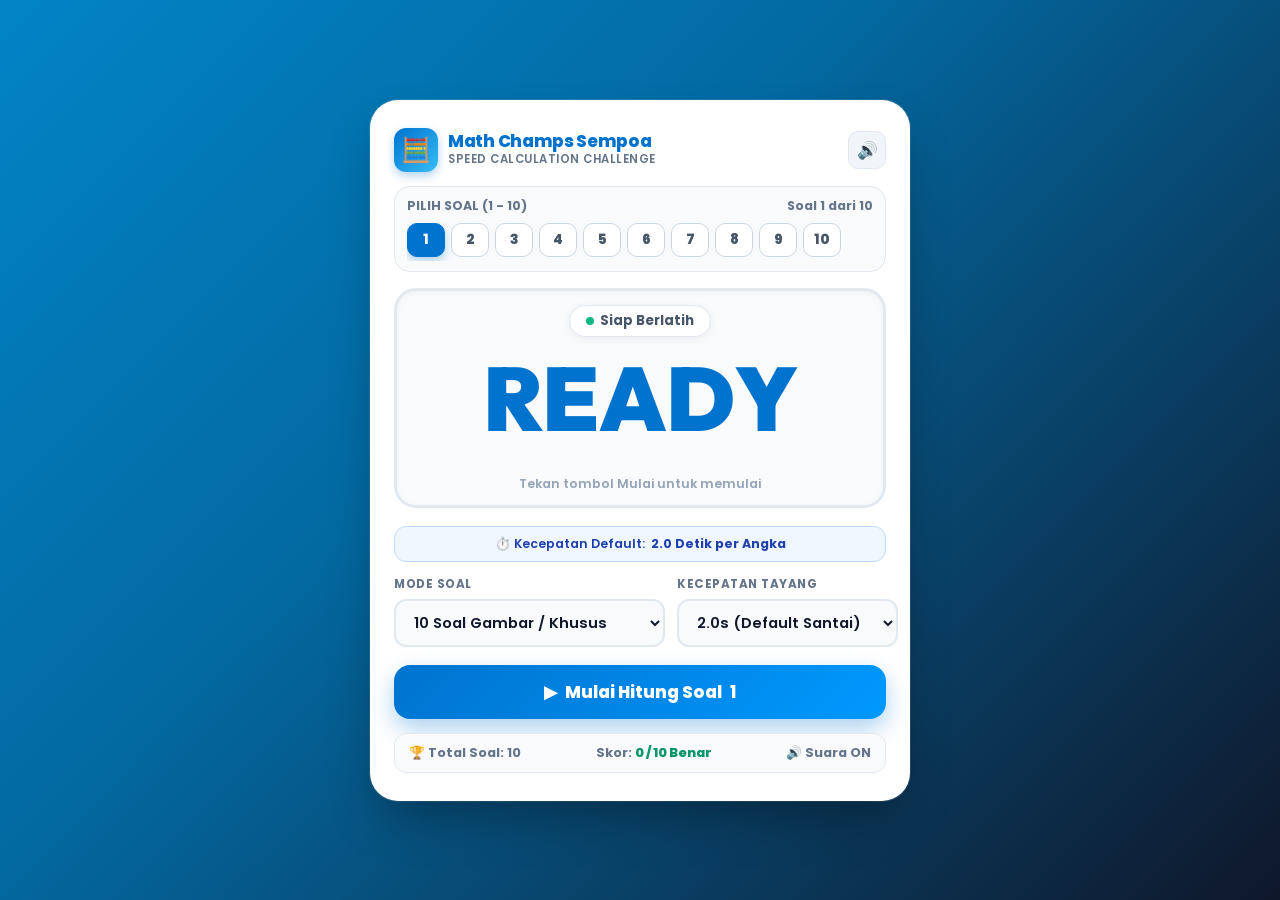
<file: sempoa-standalone.html>
<!DOCTYPE html>
<html lang="id">
<head>
  <meta charset="UTF-8" />
  <meta name="viewport" content="width=device-width, initial-scale=1.0" />
  <title>Math Champs Sempoa - Speed Calculation (10 Soal)</title>
  <link rel="preconnect" href="https://fonts.googleapis.com">
  <link rel="preconnect" href="https://fonts.gstatic.com" crossorigin>
  <link href="https://fonts.googleapis.com/css2?family=Poppins:wght@400;500;600;700;800;900&family=Outfit:wght@500;700;800;900&display=swap" rel="stylesheet">
  <style>
    :root {
      --primary-blue: #0073CE;
      --primary-blue-dark: #00569c;
      --primary-blue-light: #e0f2fe;
      --accent-orange: #FF6E00;
      --accent-green: #059669;
      --accent-red: #DC2626;
      --dark-text: #0f172a;
      --slate-text: #475569;
      --bg-slate: #f8fafc;
      --card-border: #e2e8f0;
      --radius-xl: 28px;
      --radius-lg: 18px;
    }

    * {
      box-sizing: border-box;
      margin: 0;
      padding: 0;
      font-family: 'Poppins', sans-serif;
    }

    body {
      background: linear-gradient(135deg, #0284c7 0%, #0369a1 40%, #0f172a 100%);
      min-height: 100vh;
      display: flex;
      align-items: center;
      justify-content: center;
      padding: 24px 16px;
      color: var(--dark-text);
    }

    .main-wrapper {
      width: 100%;
      max-width: 540px;
      display: flex;
      flex-direction: column;
      gap: 16px;
    }

    .app-card {
      background: #ffffff;
      border-radius: var(--radius-xl);
      padding: 28px 24px;
      box-shadow: 0 25px 50px -12px rgba(0, 0, 0, 0.35), 0 0 0 1px rgba(255, 255, 255, 0.1);
      display: flex;
      flex-direction: column;
      align-items: center;
      text-align: center;
      position: relative;
      overflow: hidden;
    }

    /* Top Bar Header */
    .top-bar {
      display: flex;
      justify-content: space-between;
      align-items: center;
      width: 100%;
      margin-bottom: 14px;
    }

    .app-brand {
      display: flex;
      align-items: center;
      gap: 10px;
      text-align: left;
    }

    .brand-icon {
      width: 44px;
      height: 44px;
      background: linear-gradient(135deg, #0073CE 0%, #38bdf8 100%);
      border-radius: 12px;
      display: flex;
      align-items: center;
      justify-content: center;
      font-size: 1.5rem;
      box-shadow: 0 4px 10px rgba(0, 115, 206, 0.3);
    }

    .brand-text h1 {
      font-size: 1.05rem;
      font-weight: 800;
      color: var(--primary-blue);
      line-height: 1.2;
      letter-spacing: -0.3px;
    }

    .brand-text p {
      font-size: 0.72rem;
      font-weight: 600;
      color: #64748b;
      letter-spacing: 0.5px;
      text-transform: uppercase;
    }

    .header-actions {
      display: flex;
      align-items: center;
      gap: 6px;
    }

    .icon-btn {
      background: #f1f5f9;
      border: 1px solid var(--card-border);
      width: 38px;
      height: 38px;
      border-radius: 10px;
      display: flex;
      align-items: center;
      justify-content: center;
      cursor: pointer;
      font-size: 1.05rem;
      transition: all 0.15s;
    }

    .icon-btn:hover {
      background: #e2e8f0;
      transform: translateY(-1px);
    }

    /* Question Navigator Pills */
    .question-nav-container {
      width: 100%;
      background: #f8fafc;
      border: 1px solid var(--card-border);
      border-radius: 16px;
      padding: 10px 12px;
      margin-bottom: 16px;
      display: flex;
      flex-direction: column;
      gap: 8px;
    }

    .question-nav-header {
      display: flex;
      justify-content: space-between;
      align-items: center;
      font-size: 0.78rem;
      font-weight: 700;
      color: #64748b;
    }

    .pills-scroll {
      display: flex;
      gap: 6px;
      overflow-x: auto;
      padding-bottom: 4px;
      scrollbar-width: thin;
    }

    .pill-btn {
      flex: 0 0 auto;
      min-width: 38px;
      height: 34px;
      border-radius: 10px;
      border: 1.5px solid #cbd5e1;
      background: #ffffff;
      font-size: 0.85rem;
      font-weight: 800;
      color: #475569;
      cursor: pointer;
      display: flex;
      align-items: center;
      justify-content: center;
      transition: all 0.15s;
    }

    .pill-btn:hover {
      border-color: var(--primary-blue);
      color: var(--primary-blue);
    }

    .pill-btn.active {
      background: var(--primary-blue);
      border-color: var(--primary-blue);
      color: #ffffff;
      box-shadow: 0 4px 10px rgba(0, 115, 206, 0.3);
    }

    .pill-btn.done-correct {
      background: #ecfdf5;
      border-color: #10b981;
      color: #065f46;
    }

    .pill-btn.done-wrong {
      background: #fef2f2;
      border-color: #ef4444;
      color: #991b1b;
    }

    /* Screen Area */
    .screen-area {
      width: 100%;
      height: 220px;
      background: #f8fafc;
      border-radius: 22px;
      margin-bottom: 18px;
      display: flex;
      flex-direction: column;
      align-items: center;
      justify-content: center;
      position: relative;
      border: 3px solid #e2e8f0;
      box-shadow: inset 0 2px 6px rgba(0, 0, 0, 0.03);
      overflow: hidden;
    }

    .screen-area.active-flash {
      border-color: var(--primary-blue);
      box-shadow: 0 0 20px rgba(0, 115, 206, 0.15), inset 0 0 10px rgba(0, 115, 206, 0.05);
    }

    .status-badge {
      position: absolute;
      top: 14px;
      font-size: 0.82rem;
      font-weight: 700;
      color: #475569;
      background: #ffffff;
      padding: 5px 16px;
      border-radius: 20px;
      box-shadow: 0 2px 8px rgba(0, 0, 0, 0.06);
      border: 1px solid var(--card-border);
      display: flex;
      align-items: center;
      gap: 6px;
    }

    .status-dot {
      width: 8px;
      height: 8px;
      border-radius: 50%;
      background: #10b981;
      display: inline-block;
    }

    .status-dot.pulsing {
      animation: pulse 1s infinite;
    }

    @keyframes pulse {
      0% { transform: scale(0.9); opacity: 0.7; }
      50% { transform: scale(1.3); opacity: 1; }
      100% { transform: scale(0.9); opacity: 0.7; }
    }

    .number-display {
      font-family: 'Outfit', sans-serif;
      font-size: 5.6rem;
      font-weight: 900;
      color: var(--primary-blue);
      line-height: 1;
      user-select: none;
      transition: transform 0.06s ease-out;
    }

    .number-display.negative {
      color: var(--accent-red);
    }

    .number-display.countdown {
      font-size: 4.6rem;
      color: var(--accent-orange);
      transform: scale(1.05);
    }

    .screen-hint {
      position: absolute;
      bottom: 12px;
      font-size: 0.78rem;
      font-weight: 600;
      color: #94a3b8;
    }

    /* Controls Grid */
    .controls-grid {
      width: 100%;
      display: grid;
      grid-template-columns: 1fr 1fr;
      gap: 12px;
      margin-bottom: 18px;
      text-align: left;
    }

    .form-group {
      display: flex;
      flex-direction: column;
      gap: 6px;
    }

    label {
      font-size: 0.74rem;
      font-weight: 700;
      color: #64748b;
      text-transform: uppercase;
      letter-spacing: 0.5px;
    }

    select, input[type="text"] {
      padding: 11px 14px;
      border-radius: 12px;
      border: 2px solid #e2e8f0;
      background-color: #f8fafc;
      font-size: 0.92rem;
      font-weight: 600;
      color: var(--dark-text);
      outline: none;
      cursor: pointer;
      transition: all 0.15s;
    }

    select:focus, input[type="text"]:focus {
      border-color: var(--primary-blue);
      background-color: #ffffff;
      box-shadow: 0 0 0 3px rgba(0, 115, 206, 0.15);
    }

    /* Speed Info Banner */
    .speed-banner {
      width: 100%;
      background: #eff6ff;
      border: 1px solid #bfdbfe;
      border-radius: 12px;
      padding: 8px 12px;
      font-size: 0.78rem;
      font-weight: 600;
      color: #1e40af;
      margin-bottom: 14px;
      display: flex;
      align-items: center;
      justify-content: center;
      gap: 6px;
    }

    /* Buttons */
    .btn {
      width: 100%;
      padding: 14px 20px;
      border-radius: 16px;
      border: none;
      font-size: 1.05rem;
      font-weight: 800;
      cursor: pointer;
      display: flex;
      align-items: center;
      justify-content: center;
      gap: 8px;
      transition: transform 0.1s, box-shadow 0.2s, background 0.15s;
    }

    .btn:active {
      transform: scale(0.98);
    }

    .btn-start {
      background: linear-gradient(135deg, #0073CE 0%, #0099FF 100%);
      color: #ffffff;
      box-shadow: 0 10px 24px rgba(0, 115, 206, 0.32);
    }

    .btn-start:hover {
      box-shadow: 0 12px 28px rgba(0, 115, 206, 0.4);
    }

    .btn-check {
      background: var(--primary-blue);
      color: white;
      margin-top: 10px;
      box-shadow: 0 6px 18px rgba(0, 115, 206, 0.25);
    }

    .btn-secondary {
      background: #f1f5f9;
      color: #334155;
      border: 1.5px solid #cbd5e1;
      font-size: 0.95rem;
      padding: 12px 18px;
    }

    .btn-secondary:hover {
      background: #e2e8f0;
    }

    .btn-next {
      background: linear-gradient(135deg, #10b981 0%, #059669 100%);
      color: white;
      box-shadow: 0 6px 18px rgba(16, 185, 129, 0.3);
    }

    /* Input Section */
    .input-section {
      width: 100%;
      display: none;
      flex-direction: column;
      align-items: center;
      gap: 10px;
      margin-top: 6px;
      animation: fadeIn 0.25s ease;
    }

    @keyframes fadeIn {
      from { opacity: 0; transform: translateY(8px); }
      to { opacity: 1; transform: translateY(0); }
    }

    .input-answer {
      width: 100%;
      padding: 14px;
      border-radius: 16px;
      border: 3px solid #cbd5e1;
      text-align: center;
      font-family: 'Outfit', sans-serif;
      font-size: 2.2rem;
      font-weight: 800;
      color: var(--dark-text);
      outline: none;
      background: #f8fafc;
      transition: all 0.15s;
    }

    .input-answer:focus {
      border-color: var(--primary-blue);
      background: #ffffff;
      box-shadow: 0 0 0 4px rgba(0, 115, 206, 0.15);
    }

    /* Quick Numeric Keypad (for mobile / tablet / touch) */
    .quick-keypad {
      width: 100%;
      display: grid;
      grid-template-columns: repeat(3, 1fr);
      gap: 6px;
      margin-top: 4px;
    }

    .key-btn {
      padding: 10px;
      background: #f1f5f9;
      border: 1px solid #e2e8f0;
      border-radius: 10px;
      font-size: 1.1rem;
      font-weight: 700;
      color: #334155;
      cursor: pointer;
      transition: all 0.1s;
    }

    .key-btn:active {
      background: #cbd5e1;
      transform: scale(0.96);
    }

    /* Feedback Box */
    .feedback-box {
      width: 100%;
      padding: 18px;
      border-radius: 18px;
      margin-top: 10px;
      font-weight: 700;
      display: none;
      flex-direction: column;
      gap: 8px;
      animation: popIn 0.3s cubic-bezier(0.175, 0.885, 0.32, 1.275);
    }

    @keyframes popIn {
      from { transform: scale(0.95); opacity: 0; }
      to { transform: scale(1); opacity: 1; }
    }

    .feedback-box.correct {
      background: #ecfdf5;
      color: #065f46;
      border: 2px solid #34d399;
    }

    .feedback-box.wrong {
      background: #fef2f2;
      color: #991b1b;
      border: 2px solid #f87171;
    }

    .feedback-title {
      font-size: 1.25rem;
      font-weight: 800;
      display: flex;
      align-items: center;
      justify-content: center;
      gap: 8px;
    }

    .breakdown-text {
      font-size: 0.88rem;
      font-weight: 600;
      opacity: 0.95;
      padding: 8px 12px;
      background: rgba(255, 255, 255, 0.6);
      border-radius: 10px;
      word-break: break-word;
    }

    .action-row {
      display: flex;
      gap: 10px;
      width: 100%;
      margin-top: 10px;
    }

    /* Bottom Score Bar */
    .bottom-status-bar {
      display: flex;
      justify-content: space-between;
      align-items: center;
      width: 100%;
      padding: 10px 14px;
      background: #f8fafc;
      border-radius: 12px;
      border: 1px solid var(--card-border);
      font-size: 0.8rem;
      font-weight: 700;
      color: #64748b;
      margin-top: 14px;
    }

    .score-badge {
      color: var(--accent-green);
      font-weight: 800;
    }

    /* Edit Questions Modal */
    .modal-overlay {
      position: fixed;
      inset: 0;
      background: rgba(15, 23, 42, 0.7);
      backdrop-filter: blur(4px);
      display: none;
      align-items: center;
      justify-content: center;
      padding: 20px;
      z-index: 100;
    }

    .modal-overlay.active {
      display: flex;
    }

    .modal-card {
      background: #ffffff;
      border-radius: 24px;
      width: 100%;
      max-width: 500px;
      max-height: 85vh;
      display: flex;
      flex-direction: column;
      box-shadow: 0 25px 50px -12px rgba(0, 0, 0, 0.5);
      overflow: hidden;
    }

    .modal-header {
      padding: 18px 20px;
      border-bottom: 1px solid #e2e8f0;
      display: flex;
      justify-content: space-between;
      align-items: center;
    }

    .modal-header h3 {
      font-size: 1.1rem;
      font-weight: 800;
      color: var(--primary-blue);
    }

    .modal-body {
      padding: 18px 20px;
      overflow-y: auto;
      display: flex;
      flex-direction: column;
      gap: 12px;
      text-align: left;
    }

    .soal-editor-row {
      display: flex;
      flex-direction: column;
      gap: 4px;
      padding: 10px 12px;
      background: #f8fafc;
      border-radius: 12px;
      border: 1px solid #e2e8f0;
    }

    .soal-editor-label {
      display: flex;
      justify-content: space-between;
      font-size: 0.75rem;
      font-weight: 700;
      color: #64748b;
    }

    .soal-editor-label .ans-hint {
      color: var(--primary-blue);
      font-weight: 800;
    }

    .soal-editor-input {
      font-family: monospace;
      font-size: 0.95rem;
      font-weight: 700;
      padding: 8px 10px;
    }

    .modal-footer {
      padding: 14px 20px;
      border-top: 1px solid #e2e8f0;
      display: flex;
      gap: 10px;
      background: #f8fafc;
    }
  </style>
</head>
<body>

  <div class="main-wrapper">
    <div class="app-card">
      <!-- Top Bar -->
      <div class="top-bar">
        <div class="app-brand">
          <div class="brand-icon">🧮</div>
          <div class="brand-text">
            <h1>Math Champs Sempoa</h1>
            <p>Speed Calculation Challenge</p>
          </div>
        </div>
        <div class="header-actions">
          <button id="btnSoundToggle" class="icon-btn" title="Nyalakan/Matikan Suara" onclick="toggleSound()">🔊</button>
        </div>
      </div>

      <!-- Question Selector (Soal 1 s/d 10) -->
      <div class="question-nav-container">
        <div class="question-nav-header">
          <span>PILIH SOAL (1 - 10)</span>
          <span id="qNavProgress">Soal 1 dari 10</span>
        </div>
        <div class="pills-scroll" id="pillsScroll">
          <!-- Rendered via JS -->
        </div>
      </div>

      <!-- Screen Area -->
      <div id="screenArea" class="screen-area">
        <div id="statusBadge" class="status-badge">
          <span class="status-dot"></span>
          <span id="statusBadgeText">Siap Berlatih</span>
        </div>
        <div id="numberDisplay" class="number-display">READY</div>
        <div id="screenHint" class="screen-hint">Tekan tombol Mulai untuk memulai</div>
      </div>

      <!-- Default Speed Banner (2 Detik Sesuai Permintaan) -->
      <div class="speed-banner">
        ⏱️ Kecepatan Default: <strong id="speedBadgeLabel">2.0 Detik per Angka</strong>
      </div>

      <!-- Controls Grid -->
      <div id="controls" class="controls-grid">
        <div class="form-group">
          <label>Mode Soal</label>
          <select id="questionModeSelect" onchange="onModeChange()">
            <option value="preset" selected>10 Soal Gambar / Khusus</option>
            <option value="random">Acak Otomatis (Generator)</option>
          </select>
        </div>

        <div class="form-group">
          <label>Kecepatan Tayang</label>
          <select id="speedLevelSelect" onchange="updateSpeedLabel()">
            <option value="2000" selected>2.0s (Default Santai)</option>
            <option value="1500">1.5s (Sedang)</option>
            <option value="1000">1.0s (Cepat)</option>
            <option value="700">0.7s (Tantangan)</option>
            <option value="400">0.4s (Kilat / Extreme)</option>
          </select>
        </div>

        <!-- Opsi Generator Acak (disembunyikan saat mode preset) -->
        <div id="randomControls" style="display: none; grid-column: span 2; grid-template-columns: 1fr 1fr; gap: 12px;">
          <div class="form-group">
            <label>Digit Angka</label>
            <select id="digitCount">
              <option value="1">1 Digit (Satuan)</option>
              <option value="2" selected>2 Digit (Puluhan)</option>
              <option value="3">3 Digit (Ratusan)</option>
            </select>
          </div>
          <div class="form-group">
            <label>Jumlah Baris</label>
            <select id="rowCount">
              <option value="3">3 Baris</option>
              <option value="5" selected>5 Baris</option>
              <option value="7">7 Baris</option>
              <option value="10">10 Baris</option>
            </select>
          </div>
        </div>
      </div>

      <!-- Tombol Mulai -->
      <button id="btnStart" class="btn btn-start" onclick="startGame()">
        <span>▶</span> Mulai Hitung Soal <span id="startBtnSoalNum">1</span>
      </button>

      <!-- Area Ketik Jawaban -->
      <div id="inputSection" class="input-section">
        <label style="font-size: 0.88rem; color: #475569; font-weight: 700;">
          Berapa hasil akhir perhitungannya?
        </label>
        <input type="number" id="userAnswer" class="input-answer" placeholder="0" autocomplete="off" />

        <!-- Numpad Cepat -->
        <div class="quick-keypad">
          <button class="key-btn" onclick="pressKey('1')">1</button>
          <button class="key-btn" onclick="pressKey('2')">2</button>
          <button class="key-btn" onclick="pressKey('3')">3</button>
          <button class="key-btn" onclick="pressKey('4')">4</button>
          <button class="key-btn" onclick="pressKey('5')">5</button>
          <button class="key-btn" onclick="pressKey('6')">6</button>
          <button class="key-btn" onclick="pressKey('7')">7</button>
          <button class="key-btn" onclick="pressKey('8')">8</button>
          <button class="key-btn" onclick="pressKey('9')">9</button>
          <button class="key-btn" onclick="pressKey('-')">±</button>
          <button class="key-btn" onclick="pressKey('0')">0</button>
          <button class="key-btn" onclick="pressKey('DEL')">⌫</button>
        </div>

        <button id="btnCheck" class="btn btn-check" onclick="checkAnswer()">
          <span>✓</span> Periksa Jawaban
        </button>

        <!-- Feedback Box -->
        <div id="feedbackBox" class="feedback-box">
          <div id="feedbackTitle" class="feedback-title"></div>
          <div id="feedbackDetail" style="font-size: 0.95rem;"></div>
          <div id="breakdownText" class="breakdown-text"></div>

          <div class="action-row">
            <button id="btnPlayAgain" class="btn btn-secondary" onclick="retryCurrentQuestion()">
              ↺ Ulangi Soal Ini
            </button>
            <button id="btnNextQuestion" class="btn btn-next" onclick="goToNextQuestion()">
              Soal Selanjutnya ➔
            </button>
          </div>
        </div>
      </div>

      <!-- Bottom Status Bar -->
      <div class="bottom-status-bar">
        <span>🏆 Total Soal: <strong>10</strong></span>
        <span>Skor: <span id="scoreDisplay" class="score-badge">0 / 10 Benar</span></span>
        <span id="audioStatusText">🔊 Suara ON</span>
      </div>
    </div>
  </div>

  <!-- Modal Edit 10 Soal -->
  <div id="editModal" class="modal-overlay">
    <div class="modal-card">
      <div class="modal-header">
        <h3>⚙️ Edit 10 Soal Sempoa</h3>
        <button class="icon-btn" onclick="closeEditModal()">✕</button>
      </div>
      <div class="modal-body">
        <p style="font-size: 0.8rem; color: #64748b; line-height: 1.4;">
          Pisahkan angka dengan koma (contoh: <code>15, 23, -10, 5</code>). Tanda minus (<code>-</code>) otomatis dihitung sebagai pengurangan.
        </p>
        <div id="soalInputsContainer" style="display: flex; flex-direction: column; gap: 10px;">
          <!-- Generated via JS -->
        </div>
      </div>
      <div class="modal-footer">
        <button class="btn btn-secondary" onclick="resetDefaultQuestions()">Reset Default</button>
        <button class="btn btn-start" onclick="saveCustomQuestions()">Simpan Perubahan</button>
      </div>
    </div>
  </div>

  <script>
    // ========================================================================
    // 1. DATA SOAL DEFAULT (10 SOAL SEMPOA BERSTANDAR)
    // ========================================================================
    const DEFAULT_QUESTIONS = [
      { id: 1, numbers: [4, 5, -2, 1, -3], label: "Soal 1 (Satuan 5 Baris)" },
      { id: 2, numbers: [7, -5, 6, -3, 4], label: "Soal 2 (Satuan 5 Baris)" },
      { id: 3, numbers: [12, 5, -6, 8, -4], label: "Soal 3 (Kombinasi Satuan-Puluhan)" },
      { id: 4, numbers: [25, 14, -18, 30, -11], label: "Soal 4 (Puluhan 5 Baris)" },
      { id: 5, numbers: [38, 47, -19, 52, -28], label: "Soal 5 (Puluhan 5 Baris)" },
      { id: 6, numbers: [15, 23, 41, -27, 16, -18], label: "Soal 6 (Puluhan 6 Baris)" },
      { id: 7, numbers: [42, -15, 33, -20, 18, 22], label: "Soal 7 (Puluhan 6 Baris)" },
      { id: 8, numbers: [50, -25, 14, 31, -40, 22, -12], label: "Soal 8 (Puluhan 7 Baris)" },
      { id: 9, numbers: [64, -32, 18, 25, -45, 30, -10], label: "Soal 9 (Puluhan 7 Baris)" },
      { id: 10, numbers: [35, 24, -19, 42, -31, 18, 25, -14], label: "Soal 10 (Puluhan 8 Baris)" }
    ];

    let questions = [];
    let currentQuestionIndex = 0; // 0 s/d 9
    let questionResults = {}; // { 0: true, 1: false, ... }
    let currentActiveNumbers = [];
    let isPlaying = false;
    let soundEnabled = true;

    // Load custom questions from localStorage if available
    function initQuestions() {
      const saved = localStorage.getItem('sempoa_custom_10_soal');
      if (saved) {
        try {
          questions = JSON.parse(saved);
        } catch (e) {
          questions = JSON.parse(JSON.stringify(DEFAULT_QUESTIONS));
        }
      } else {
        questions = JSON.parse(JSON.stringify(DEFAULT_QUESTIONS));
      }
    }

    // ========================================================================
    // 2. AUDIO SYNTHESIZER (WEB AUDIO API - 100% OFFLINE)
    // ========================================================================
    let audioCtx = null;
    function getAudioContext() {
      if (!audioCtx) {
        audioCtx = new (window.AudioContext || window.webkitAudioContext)();
      }
      if (audioCtx.state === 'suspended') {
        audioCtx.resume();
      }
      return audioCtx;
    }

    function playTone(freq, type = 'sine', duration = 0.15, gainVal = 0.25) {
      if (!soundEnabled) return;
      try {
        const ctx = getAudioContext();
        const osc = ctx.createOscillator();
        const gain = ctx.createGain();

        osc.type = type;
        osc.frequency.setValueAtTime(freq, ctx.currentTime);

        gain.gain.setValueAtTime(gainVal, ctx.currentTime);
        gain.gain.exponentialRampToValueAtTime(0.001, ctx.currentTime + duration);

        osc.connect(gain);
        gain.connect(ctx.destination);

        osc.start();
        osc.stop(ctx.currentTime + duration);
      } catch (e) {}
    }

    function playCountdownBeep(isFinal = false) {
      if (!soundEnabled) return;
      if (isFinal) {
        // Go sound! Double high beep
        playTone(880, 'triangle', 0.2, 0.35);
        setTimeout(() => playTone(1320, 'triangle', 0.35, 0.4), 100);
      } else {
        playTone(440, 'sine', 0.12, 0.3);
      }
    }

    function playNumberTick() {
      if (!soundEnabled) return;
      playTone(600, 'triangle', 0.08, 0.18);
    }

    function playCorrectChime() {
      if (!soundEnabled) return;
      const ctx = getAudioContext();
      const notes = [523.25, 659.25, 783.99, 1046.50]; // C5, E5, G5, C6
      notes.forEach((freq, idx) => {
        setTimeout(() => playTone(freq, 'sine', 0.3, 0.3), idx * 90);
      });
    }

    function playWrongBuzz() {
      if (!soundEnabled) return;
      playTone(220, 'sawtooth', 0.25, 0.25);
      setTimeout(() => playTone(180, 'sawtooth', 0.35, 0.3), 120);
    }

    function toggleSound() {
      soundEnabled = !soundEnabled;
      const btn = document.getElementById('btnSoundToggle');
      const text = document.getElementById('audioStatusText');
      if (soundEnabled) {
        btn.textContent = '🔊';
        text.textContent = '🔊 Suara ON';
        playTone(600, 'sine', 0.1);
      } else {
        btn.textContent = '🔇';
        text.textContent = '🔇 Suara OFF';
      }
    }

    // ========================================================================
    // 3. UI RENDERING & QUESTION NAVIGATOR
    // ========================================================================
    const screenArea = document.getElementById('screenArea');
    const numberDisplay = document.getElementById('numberDisplay');
    const statusBadge = document.getElementById('statusBadge');
    const statusBadgeText = document.getElementById('statusBadgeText');
    const screenHint = document.getElementById('screenHint');
    const pillsScroll = document.getElementById('pillsScroll');
    const qNavProgress = document.getElementById('qNavProgress');
    const startBtnSoalNum = document.getElementById('startBtnSoalNum');
    const btnStart = document.getElementById('btnStart');
    const controls = document.getElementById('controls');
    const inputSection = document.getElementById('inputSection');
    const userAnswer = document.getElementById('userAnswer');
    const feedbackBox = document.getElementById('feedbackBox');
    const feedbackTitle = document.getElementById('feedbackTitle');
    const feedbackDetail = document.getElementById('feedbackDetail');
    const breakdownText = document.getElementById('breakdownText');
    const scoreDisplay = document.getElementById('scoreDisplay');
    const speedLevelSelect = document.getElementById('speedLevelSelect');
    const speedBadgeLabel = document.getElementById('speedBadgeLabel');
    const questionModeSelect = document.getElementById('questionModeSelect');
    const randomControls = document.getElementById('randomControls');

    function renderQuestionPills() {
      pillsScroll.innerHTML = '';
      questions.forEach((q, idx) => {
        const btn = document.createElement('button');
        btn.className = 'pill-btn';
        if (idx === currentQuestionIndex) {
          btn.classList.add('active');
        }
        if (questionResults[idx] === true) {
          btn.classList.add('done-correct');
          btn.innerHTML = `✓${idx + 1}`;
        } else if (questionResults[idx] === false) {
          btn.classList.add('done-wrong');
          btn.innerHTML = `✕${idx + 1}`;
        } else {
          btn.textContent = `${idx + 1}`;
        }

        btn.onclick = () => selectQuestion(idx);
        pillsScroll.appendChild(btn);
      });

      qNavProgress.textContent = `Soal ${currentQuestionIndex + 1} dari ${questions.length}`;
      startBtnSoalNum.textContent = `${currentQuestionIndex + 1}`;
      updateScoreSummary();
    }

    function selectQuestion(idx) {
      if (isPlaying) return;
      currentQuestionIndex = idx;
      renderQuestionPills();
      resetToQuestionMenu();
    }

    function updateScoreSummary() {
      const correctCount = Object.values(questionResults).filter(v => v === true).length;
      scoreDisplay.textContent = `${correctCount} / ${questions.length} Benar`;
    }

    function updateSpeedLabel() {
      const ms = parseInt(speedLevelSelect.value, 10);
      speedBadgeLabel.textContent = `${(ms / 1000).toFixed(1)} Detik per Angka`;
    }

    function onModeChange() {
      const mode = questionModeSelect.value;
      if (mode === 'random') {
        randomControls.style.display = 'grid';
      } else {
        randomControls.style.display = 'none';
      }
    }

    // ========================================================================
    // 4. GENERATOR ACAK (JIKA DIPILIH)
    // ========================================================================
    function generateRandomNumbers(rows, digits) {
      const nums = [];
      let running = 0;
      const min = digits === 1 ? 1 : Math.pow(10, digits - 1);
      const max = Math.pow(10, digits) - 1;

      for (let i = 0; i < rows; i++) {
        let val = Math.floor(Math.random() * (max - min + 1)) + min;
        // Boleh minus jika baris > 0 dan hasil tetap positif
        if (i > 0 && Math.random() > 0.45) {
          if (running - val >= 0) {
            val = -val;
          }
        }
        running += val;
        nums.push(val);
      }
      return nums;
    }

    // ========================================================================
    // 5. GAME ENGINE (PLAY SEQUENCE)
    // ========================================================================
    async function startGame() {
      if (isPlaying) return;
      isPlaying = true;

      // Ambil durasi tayang (Default 2000 ms)
      const totalSpeedMs = parseInt(speedLevelSelect.value, 10) || 2000;
      // Proporsi tayang: 80% terlihat, 20% jeda kedip (flash) agar angka tajam
      const visibleMs = Math.round(totalSpeedMs * 0.82);
      const blankMs = Math.max(80, totalSpeedMs - visibleMs);

      // Siapkan deret angka
      if (questionModeSelect.value === 'random') {
        const d = parseInt(document.getElementById('digitCount').value, 10);
        const r = parseInt(document.getElementById('rowCount').value, 10);
        currentActiveNumbers = generateRandomNumbers(r, d);
      } else {
        const curQ = questions[currentQuestionIndex] || questions[0];
        currentActiveNumbers = [...curQ.numbers];
      }

      // Sembunyikan kontrol
      btnStart.style.display = 'none';
      controls.style.display = 'none';
      inputSection.style.display = 'none';
      feedbackBox.style.display = 'none';
      screenArea.classList.add('active-flash');
      userAnswer.value = '';

      // Hitung Mundur 3, 2, 1
      statusBadgeText.innerText = 'Bersiap...';
      screenHint.innerText = 'Tatap layar dan bersiap berhitung!';
      for (let c = 3; c >= 1; c--) {
        numberDisplay.className = 'number-display countdown';
        numberDisplay.innerText = c;
        playCountdownBeep(false);
        await sleep(700);
      }

      // GO!
      numberDisplay.className = 'number-display countdown';
      numberDisplay.innerText = 'GO!';
      playCountdownBeep(true);
      await sleep(400);

      // Putar Angka Satu per Satu
      const totalRows = currentActiveNumbers.length;
      for (let i = 0; i < totalRows; i++) {
        const num = currentActiveNumbers[i];
        statusBadgeText.innerText = `Baris ${i + 1} dari ${totalRows}`;
        screenHint.innerText = `Soal ${currentQuestionIndex + 1} • Kecepatan ${(totalSpeedMs / 1000).toFixed(1)}s`;

        // Tampilan angka: Negatif ada '-', Positif TANPA '+'
        numberDisplay.className = 'number-display' + (num < 0 ? ' negative' : '');
        numberDisplay.innerText = num;
        playNumberTick();

        // Waktu angka terlihat di layar
        await sleep(visibleMs);

        // Flash jeda kedip singkat sebelum angka berikutnya
        if (i < totalRows - 1) {
          numberDisplay.innerText = '';
          await sleep(blankMs);
        }
      }

      // Selesai -> Minta jawaban murid
      screenArea.classList.remove('active-flash');
      statusBadgeText.innerText = 'Waktunya Menjawab!';
      screenHint.innerText = 'Ketik jawaban lalu klik Periksa Jawaban';
      numberDisplay.className = 'number-display';
      numberDisplay.innerText = '?';

      inputSection.style.display = 'flex';
      btnCheck.style.display = 'flex';
      userAnswer.focus();
      isPlaying = false;
    }

    function sleep(ms) {
      return new Promise(r => setTimeout(r, ms));
    }

    // Numpad Touchpad
    function pressKey(val) {
      if (val === 'DEL') {
        userAnswer.value = userAnswer.value.slice(0, -1);
      } else if (val === '-') {
        if (userAnswer.value.startsWith('-')) {
          userAnswer.value = userAnswer.value.substring(1);
        } else {
          userAnswer.value = '-' + userAnswer.value;
        }
      } else {
        userAnswer.value += val;
      }
      userAnswer.focus();
    }

    // Input Enter listener
    userAnswer.addEventListener('keyup', (e) => {
      if (e.key === 'Enter') {
        checkAnswer();
      }
    });

    // ========================================================================
    // 6. PERIKSA JAWABAN & FEEDBACK
    // ========================================================================
    function checkAnswer() {
      const raw = userAnswer.value.trim();
      if (raw === '') {
        alert('Silakan isi jawaban terlebih dahulu!');
        userAnswer.focus();
        return;
      }

      const playerAns = parseInt(raw, 10);
      const correctAns = currentActiveNumbers.reduce((a, b) => a + b, 0);
      const isCorrect = (playerAns === correctAns);

      // Simpan status soal jika di mode preset
      if (questionModeSelect.value === 'preset') {
        questionResults[currentQuestionIndex] = isCorrect;
        renderQuestionPills();
      }

      feedbackBox.style.display = 'flex';
      btnCheck.style.display = 'none';

      if (isCorrect) {
        playCorrectChime();
        feedbackBox.className = 'feedback-box correct';
        feedbackTitle.innerHTML = '🎉 HEBAT! JAWABANMU BENAR!';
        feedbackDetail.innerHTML = `Jawaban: <strong>${playerAns}</strong> ✅ Tepat!`;
      } else {
        playWrongBuzz();
        feedbackBox.className = 'feedback-box wrong';
        feedbackTitle.innerHTML = '❌ YAH, BELUM TEPAT!';
        feedbackDetail.innerHTML = `Jawabanmu: <strong>${playerAns}</strong> • Coba lagi!`;
      }

      breakdownText.innerHTML = '';
    }

    function retryCurrentQuestion() {
      resetToQuestionMenu();
      startGame();
    }

    function goToNextQuestion() {
      if (currentQuestionIndex < questions.length - 1) {
        currentQuestionIndex++;
      } else {
        currentQuestionIndex = 0; // Loop kembali ke soal 1
      }
      renderQuestionPills();
      resetToQuestionMenu();
    }

    function resetToQuestionMenu() {
      inputSection.style.display = 'none';
      feedbackBox.style.display = 'none';
      controls.style.display = 'grid';
      btnStart.style.display = 'flex';
      statusBadgeText.innerText = 'Siap Berlatih';
      screenHint.innerText = 'Tekan tombol Mulai untuk memulai';
      numberDisplay.className = 'number-display';
      numberDisplay.innerText = 'READY';
      startBtnSoalNum.textContent = `${currentQuestionIndex + 1}`;
      onModeChange();
    }

    // ========================================================================
    // 7. MODAL EDIT 10 SOAL KUSTOM
    // ========================================================================
    const editModal = document.getElementById('editModal');
    const soalInputsContainer = document.getElementById('soalInputsContainer');

    function openEditModal() {
      renderEditModalInputs();
      editModal.classList.add('active');
    }

    function closeEditModal() {
      editModal.classList.remove('active');
    }

    function renderEditModalInputs() {
      soalInputsContainer.innerHTML = '';
      questions.forEach((q, idx) => {
        const sum = q.numbers.reduce((a, b) => a + b, 0);
        const row = document.createElement('div');
        row.className = 'soal-editor-row';
        row.innerHTML = `
          <div class="soal-editor-label">
            <span>SOAL #${idx + 1} (${q.numbers.length} Baris)</span>
          </div>
          <input type="text" class="soal-editor-input" id="edit_soal_${idx}" value="${q.numbers.join(', ')}" />
        `;
        soalInputsContainer.appendChild(row);
      });
    }

    function saveCustomQuestions() {
      const updated = [];
      for (let i = 0; i < questions.length; i++) {
        const inputEl = document.getElementById(`edit_soal_${i}`);
        if (!inputEl) continue;
        const rawStr = inputEl.value.trim();
        const parsedNums = rawStr
          .split(/[\s,]+/)
          .map(s => parseInt(s, 10))
          .filter(n => !isNaN(n));

        if (parsedNums.length === 0) {
          alert(`Soal #${i + 1} tidak boleh kosong! Gunakan angka valid.`);
          return;
        }

        updated.push({
          id: i + 1,
          numbers: parsedNums,
          label: `Soal ${i + 1} (${parsedNums.length} Baris)`
        });
      }

      questions = updated;
      localStorage.setItem('sempoa_custom_10_soal', JSON.stringify(questions));
      closeEditModal();
      renderQuestionPills();
      resetToQuestionMenu();
      alert('10 Soal berhasil disimpan!');
    }

    function resetDefaultQuestions() {
      if (confirm('Kembalikan 10 soal ke preset default?')) {
        questions = JSON.parse(JSON.stringify(DEFAULT_QUESTIONS));
        localStorage.removeItem('sempoa_custom_10_soal');
        renderEditModalInputs();
        renderQuestionPills();
        resetToQuestionMenu();
      }
    }

    // Close modal on click outside
    editModal.addEventListener('click', (e) => {
      if (e.target === editModal) closeEditModal();
    });

    // Inisialisasi awal
    initQuestions();
    renderQuestionPills();
    updateSpeedLabel();
  </script>
</body>
</html>
</file>
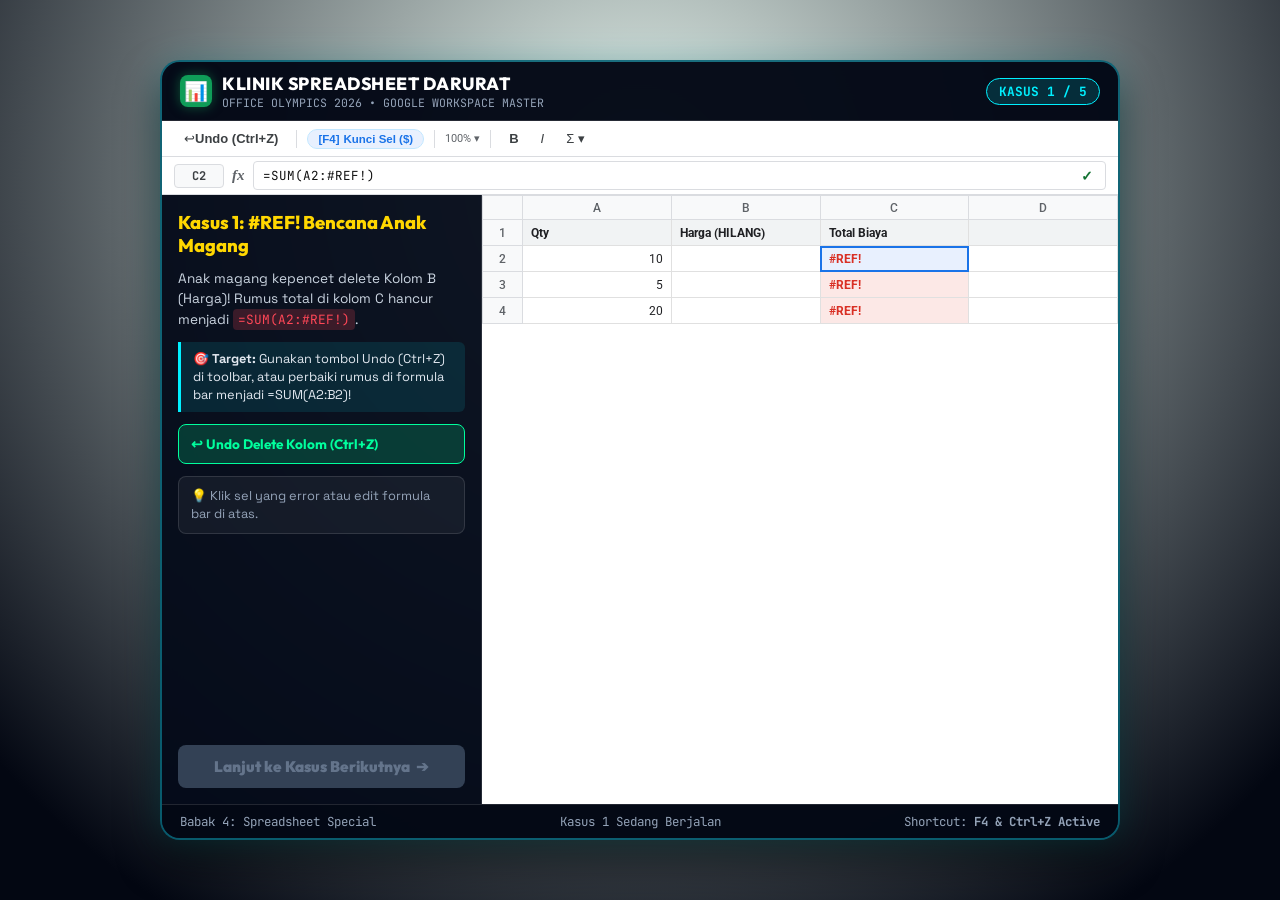
<file: sheets-slide.html>
<!DOCTYPE html>
<html lang="id">
<head>
  <meta charset="UTF-8">
  <meta name="viewport" content="width=device-width, initial-scale=1.0">
  <title>Spreadsheet Emergency Room - Office Olympics 2026</title>
  
  <link rel="preconnect" href="https://fonts.googleapis.com">
  <link rel="preconnect" href="https://fonts.gstatic.com" crossorigin>
  <link href="https://fonts.googleapis.com/css2?family=JetBrains+Mono:wght@400;700;800&family=Outfit:wght@400;600;700;800;900&family=Space+Grotesk:wght@500;700;800&family=Roboto:wght@400;500;700&display=swap" rel="stylesheet">
  
  <style>
    :root {
      --bg-deep: #030712;
      --bg-navy: #0a192f;
      --bg-card: rgba(10, 25, 47, 0.85);
      --border-cyan: rgba(0, 240, 255, 0.35);
      --neon-cyan: #00f0ff;
      --neon-gold: #ffd700;
      --neon-green: #00ff9d;
      --neon-red: #ff4757;
      
      --sheets-green: #0f9d58;
      --sheets-dark: #137333;
      --text-main: #f8fafc;
      --text-muted: #94a3b8;
      --border-subtle: rgba(255, 255, 255, 0.12);
      
      --font-display: 'Outfit', sans-serif;
      --font-mono: 'JetBrains Mono', monospace;
      --font-body: 'Space Grotesk', sans-serif;
      --font-sheets: 'Roboto', -apple-system, BlinkMacSystemFont, Arial, sans-serif;
      
      --radius-sm: 8px;
      --radius-md: 14px;
      --radius-lg: 20px;
    }

    * {
      box-sizing: border-box;
      margin: 0;
      padding: 0;
    }

    body {
      background: radial-gradient(circle at 50% 20%, rgba(15, 157, 88, 0.1) 0%, #030712 90%);
      color: var(--text-main);
      font-family: var(--font-body);
      min-height: 100vh;
      display: flex;
      flex-direction: column;
      align-items: center;
      justify-content: center;
      padding: 12px;
      overflow-x: hidden;
    }

    .arena-container {
      width: 100%;
      max-width: 960px;
      height: 92vh;
      max-height: 780px;
      background: var(--bg-card);
      backdrop-filter: blur(16px);
      border: 2px solid rgba(0, 240, 255, 0.3);
      border-radius: var(--radius-lg);
      box-shadow: 0 0 35px rgba(0, 240, 255, 0.15), 0 20px 40px rgba(0, 0, 0, 0.6);
      display: flex;
      flex-direction: column;
      overflow: hidden;
      position: relative;
    }

    /* Top HUD */
    .arena-top-bar {
      display: flex;
      justify-content: space-between;
      align-items: center;
      padding: 10px 18px;
      background: rgba(3, 7, 18, 0.85);
      border-bottom: 1px solid var(--border-subtle);
    }

    .brand-box {
      display: flex;
      align-items: center;
      gap: 10px;
    }

    .brand-icon {
      width: 32px;
      height: 32px;
      border-radius: 8px;
      background: var(--sheets-green);
      display: flex;
      align-items: center;
      justify-content: center;
      font-size: 1.2rem;
      box-shadow: 0 0 12px rgba(15, 157, 88, 0.5);
    }

    .brand-text h1 {
      font-family: var(--font-display);
      font-size: 1.1rem;
      font-weight: 800;
      color: #fff;
      letter-spacing: 0.5px;
    }

    .brand-text p {
      font-family: var(--font-mono);
      font-size: 0.72rem;
      color: var(--text-muted);
    }

    .level-pills {
      display: flex;
      align-items: center;
      gap: 8px;
    }

    .case-pill {
      font-family: var(--font-mono);
      font-size: 0.8rem;
      font-weight: 700;
      padding: 4px 12px;
      border-radius: 16px;
      background: rgba(0, 240, 255, 0.15);
      border: 1px solid var(--neon-cyan);
      color: var(--neon-cyan);
    }

    /* GOOGLE SHEETS TOOLBAR */
    .sheets-toolbar {
      display: flex;
      align-items: center;
      gap: 6px;
      padding: 6px 14px;
      background: #ffffff;
      border-bottom: 1px solid #dadce0;
      color: #202124;
      font-family: var(--font-sheets);
      user-select: none;
    }

    .tool-btn {
      background: none;
      border: none;
      padding: 4px 8px;
      border-radius: 4px;
      cursor: pointer;
      display: flex;
      align-items: center;
      justify-content: center;
      color: #3c4043;
      font-size: 13px;
      transition: background 0.12s;
    }
    .tool-btn:hover {
      background: #f1f3f4;
    }

    .tool-pill-f4 {
      background: #e8f0fe;
      color: #1a73e8;
      border: 1px solid #c2e7ff;
      border-radius: 12px;
      padding: 3px 10px;
      font-size: 11.5px;
      font-weight: 700;
      cursor: pointer;
      display: flex;
      align-items: center;
      gap: 4px;
    }
    .tool-pill-f4:hover {
      background: #d2e3fc;
    }

    .tool-sep {
      width: 1px;
      height: 18px;
      background: #dadce0;
      margin: 0 4px;
    }

    /* FORMULA BAR */
    .formula-bar {
      display: flex;
      align-items: center;
      gap: 8px;
      padding: 4px 12px;
      background: #ffffff;
      border-bottom: 1px solid #dadce0;
    }

    .name-box {
      width: 50px;
      text-align: center;
      font-family: var(--font-mono);
      font-size: 12px;
      font-weight: 700;
      color: #3c4043;
      padding: 3px;
      border: 1px solid #dadce0;
      border-radius: 4px;
      background: #f8f9fa;
    }

    .fx-sym {
      font-family: 'Times New Roman', serif;
      font-style: italic;
      font-weight: 700;
      color: #5f6368;
      font-size: 15px;
    }

    .formula-input-wrap {
      flex: 1;
      display: flex;
      align-items: center;
      border: 1px solid #dadce0;
      border-radius: 4px;
      padding: 2px 6px;
      background: #fff;
    }
    .formula-input-wrap:focus-within {
      border-color: #1a73e8;
      box-shadow: 0 0 0 2px rgba(26, 115, 232, 0.2);
    }

    .formula-input {
      flex: 1;
      border: none;
      outline: none;
      font-family: var(--font-mono);
      font-size: 12.5px;
      color: #111;
      padding: 3px;
    }

    .btn-check-formula {
      background: none;
      border: none;
      cursor: pointer;
      padding: 2px 6px;
      color: var(--sheets-dark);
      font-weight: 800;
      font-size: 14px;
    }

    /* MAIN INTERACTIVE SPLIT BODY */
    .arena-body {
      flex: 1;
      display: flex;
      overflow: hidden;
    }

    /* Mission Sidebar */
    .mission-sidebar {
      width: 320px;
      background: rgba(3, 7, 18, 0.7);
      border-right: 1px solid var(--border-subtle);
      padding: 16px;
      display: flex;
      flex-direction: column;
      gap: 12px;
      overflow-y: auto;
    }

    .case-title {
      font-family: var(--font-display);
      font-size: 1.15rem;
      font-weight: 800;
      color: var(--neon-gold);
    }

    .case-story {
      font-size: 0.85rem;
      color: #cbd5e1;
      line-height: 1.5;
    }
    .case-story code {
      background: rgba(255, 71, 87, 0.2);
      color: var(--neon-red);
      padding: 2px 5px;
      border-radius: 4px;
      font-family: var(--font-mono);
      font-size: 0.8rem;
    }

    .mission-obj-box {
      background: rgba(0, 240, 255, 0.1);
      border-left: 3px solid var(--neon-cyan);
      padding: 8px 12px;
      border-radius: 0 6px 6px 0;
      font-size: 0.8rem;
      color: #e2e8f0;
      line-height: 1.4;
    }

    .quick-action-area {
      display: flex;
      flex-direction: column;
      gap: 8px;
    }

    .quick-btn {
      padding: 10px 12px;
      background: rgba(255, 255, 255, 0.08);
      border: 1px solid var(--border-subtle);
      border-radius: var(--radius-sm);
      color: #fff;
      font-family: var(--font-display);
      font-size: 0.85rem;
      font-weight: 700;
      cursor: pointer;
      text-align: left;
      transition: all 0.15s ease;
    }
    .quick-btn:hover {
      background: rgba(0, 240, 255, 0.2);
      border-color: var(--neon-cyan);
      transform: translateX(2px);
    }
    .quick-btn.primary {
      background: rgba(0, 255, 157, 0.18);
      border-color: var(--neon-green);
      color: var(--neon-green);
    }

    .live-feedback-box {
      padding: 10px 12px;
      border-radius: var(--radius-sm);
      font-size: 0.8rem;
      line-height: 1.4;
      background: rgba(255, 255, 255, 0.05);
      color: #94a3b8;
      border: 1px solid var(--border-subtle);
      transition: all 0.2s ease;
    }
    .live-feedback-box.success {
      background: rgba(0, 255, 157, 0.15);
      border-color: var(--neon-green);
      color: var(--neon-green);
      font-weight: 700;
    }
    .live-feedback-box.error {
      background: rgba(255, 71, 87, 0.15);
      border-color: var(--neon-red);
      color: var(--neon-red);
    }

    .btn-next-case {
      margin-top: auto;
      padding: 12px;
      background: linear-gradient(135deg, var(--neon-green) 0%, #059669 100%);
      border: none;
      border-radius: var(--radius-sm);
      color: #030712;
      font-family: var(--font-display);
      font-weight: 900;
      font-size: 0.95rem;
      cursor: pointer;
      display: flex;
      align-items: center;
      justify-content: center;
      gap: 6px;
      box-shadow: 0 0 15px rgba(0, 255, 157, 0.4);
      transition: all 0.15s ease;
    }
    .btn-next-case:disabled {
      background: #334155;
      color: #64748b;
      box-shadow: none;
      cursor: not-allowed;
    }

    /* Spreadsheet Grid Viewport */
    .sheets-viewport {
      flex: 1;
      background: #ffffff;
      overflow: auto;
      position: relative;
    }

    .sheets-table {
      border-collapse: collapse;
      table-layout: fixed;
      font-family: var(--font-sheets);
      font-size: 12px;
      color: #202124;
      width: 100%;
    }

    .corner-th, .col-th, .row-td {
      background: #f8f9fa;
      border: 1px solid #dadce0;
      text-align: center;
      font-weight: 500;
      color: #5f6368;
      user-select: none;
    }

    .corner-th { width: 40px; height: 24px; position: sticky; top: 0; left: 0; z-index: 5; }
    .col-th { height: 24px; position: sticky; top: 0; z-index: 4; }
    .row-td { width: 40px; position: sticky; left: 0; z-index: 3; }

    .grid-cell {
      height: 26px;
      padding: 3px 8px;
      border: 1px solid #e0e0e0;
      white-space: nowrap;
      overflow: hidden;
      text-overflow: ellipsis;
      cursor: cell;
      background: #fff;
    }
    .grid-cell.selected {
      outline: 2px solid #1a73e8;
      outline-offset: -2px;
      background: #e8f0fe !important;
    }
    .grid-cell.align-right { text-align: right; }
    .grid-cell.header-cell { background: #f1f3f4; font-weight: 700; }
    .grid-cell.error-cell { color: #d93025; font-weight: 700; background: #fce8e6; }

    /* Footer */
    .arena-footer {
      display: flex;
      justify-content: space-between;
      align-items: center;
      padding: 8px 18px;
      background: rgba(3, 7, 18, 0.9);
      border-top: 1px solid var(--border-subtle);
      font-family: var(--font-mono);
      font-size: 0.78rem;
      color: var(--text-muted);
    }
  </style>
</head>
<body>

  <div class="arena-container">
    
    <!-- Top HUD -->
    <div class="arena-top-bar">
      <div class="brand-box">
        <div class="brand-icon">📊</div>
        <div class="brand-text">
          <h1>KLINIK SPREADSHEET DARURAT</h1>
          <p>OFFICE OLYMPICS 2026 • GOOGLE WORKSPACE MASTER</p>
        </div>
      </div>
      <div class="level-pills">
        <span class="case-pill" id="caseLevelTag">KASUS 1 / 5</span>
      </div>
    </div>

    <!-- Authentic Google Sheets Toolbar -->
    <div class="sheets-toolbar">
      <button class="tool-btn" id="undoBtn" title="Undo / Urungkan (Ctrl+Z)" onclick="handleQuickAction('undo')">
        ↩ <b>Undo (Ctrl+Z)</b>
      </button>
      <div class="tool-sep"></div>
      <button class="tool-pill-f4" id="f4Btn" title="Kunci Sel ($) / F4" onclick="handleQuickAction('f4')">
        <b>[F4]</b> Kunci Sel ($)
      </button>
      <div class="tool-sep"></div>
      <span style="font-size: 11px; color: #5f6368;">100% ▾</span>
      <div class="tool-sep"></div>
      <button class="tool-btn"><b>B</b></button>
      <button class="tool-btn"><i>I</i></button>
      <button class="tool-btn">Σ ▾</button>
    </div>

    <!-- Formula Bar -->
    <div class="formula-bar">
      <div class="name-box" id="nameBox">C2</div>
      <span class="fx-sym">fx</span>
      <div class="formula-input-wrap">
        <input type="text" id="formulaInput" class="formula-input" spellcheck="false" autocomplete="off">
        <button class="btn-check-formula" onclick="evaluateCurrentFormula()" title="Enter / Terapkan">✓</button>
      </div>
    </div>

    <!-- Main Split Body -->
    <div class="arena-body">
      
      <!-- Mission Sidebar -->
      <div class="mission-sidebar">
        <div class="case-title" id="caseTitle">-</div>
        <p class="case-story" id="caseStory">-</p>
        <div class="mission-obj-box" id="caseObjective">-</div>
        
        <div class="quick-action-area" id="quickActionArea">
          <!-- Dynamic Action Buttons -->
        </div>

        <div class="live-feedback-box" id="liveFeedbackBox">
          💡 Klik sel yang error atau edit langsung formula bar di atas.
        </div>

        <button class="btn-next-case" id="btnNextCase" disabled onclick="goToNextCase()">
          <span>Lanjut ke Kasus Berikutnya</span> ➔
        </button>
      </div>

      <!-- Real Sheets Grid Viewport -->
      <div class="sheets-viewport">
        <table class="sheets-table">
          <thead id="sheetsThead"></thead>
          <tbody id="sheetsTbody"></tbody>
        </table>
      </div>

    </div>

    <!-- Footer -->
    <div class="arena-footer">
      <span>Babak 4: Spreadsheet Special</span>
      <span id="targetStatusText">Status: Standby</span>
      <span>Shortcut: <strong>F4 & Ctrl+Z Active</strong></span>
    </div>

  </div>

  <script>
    // 5 CASIS DATA
    const CASES = [
      {
        id: 1,
        title: "Kasus 1: #REF! Bencana Anak Magang",
        story: "Anak magang kepencet delete Kolom B (Harga)! Rumus total di kolom C hancur menjadi <code>=SUM(A2:#REF!)</code>.",
        objective: "Gunakan tombol Undo (Ctrl+Z) di toolbar, atau perbaiki rumus di formula bar menjadi =SUM(A2:B2)!",
        activeCell: "C2",
        columns: ["A", "B", "C", "D"],
        headers: ["Qty", "Harga (HILANG)", "Total Biaya", ""],
        rows: [
          { A: "10", B: "", C: "#REF!", D: "" },
          { A: "5",  B: "", C: "#REF!", D: "" },
          { A: "20", B: "", C: "#REF!", D: "" }
        ],
        formulas: { "C2": "=SUM(A2:#REF!)", "C3": "=SUM(A3:#REF!)", "C4": "=SUM(A4:#REF!)" },
        actions: [
          { text: "↩ Undo Delete Kolom (Ctrl+Z)", primary: true, act: "undo" }
        ],
        validate: (val, state) => {
          if (state.restored) return true;
          const c = val.replace(/\s+/g, '').toUpperCase();
          return c === '=SUM(A2:B2)' || c === '=A2*B2' || c === '=SUM(A2)';
        }
      },
      {
        id: 2,
        title: "Kasus 2: Typo Koma vs Titik Koma",
        story: "Komputer kantor format regional Indo/Eropa. Rumus VLOOKUP mogok keluar <code>#ERROR! Formula parse error</code> karena pemisah memakai koma.",
        objective: "Ganti semua tanda koma (,) menjadi titik koma (;) pada rumus!",
        activeCell: "B2",
        columns: ["A", "B", "C", "D", "E", "F"],
        headers: ["ID", "Nama Barang (VLOOKUP)", "", "", "Master ID", "Master Nama"],
        rows: [
          { A: "LAP-01", B: "#ERROR!", C: "", D: "", E: "LAP-01", F: "Laptop Dell XPS" },
          { A: "MON-02", B: "#ERROR!", C: "", D: "", E: "MON-02", F: "Monitor LG 27 Inch" }
        ],
        formulas: { "B2": "=VLOOKUP(A2, E1:F3, 2, FALSE)" },
        actions: [
          { text: "🔄 Ganti Koma (,) ke Titik Koma (;)", primary: true, act: "fix_semi" }
        ],
        validate: (val) => {
          return /^=VLOOKUP\(\s*A2\s*;\s*(E1:F3|E:F)\s*;\s*2\s*;\s*(FALSE|0)\s*\)$/i.test(val.trim());
        }
      },
      {
        id: 3,
        title: "Kasus 3: Tanda Petik / Teks Hilang (#NAME?)",
        story: "Rumus evaluasi IF di sel C2: <code>=IF(B2>75, LULUS, GAGAL)</code> menghasilkan #NAME? karena kata LULUS tidak bertanda kutip.",
        objective: "Pasang tanda kutip dua (\"\") pada teks LULUS dan GAGAL!",
        activeCell: "C2",
        columns: ["A", "B", "C"],
        headers: ["Karyawan", "Nilai", "Status"],
        rows: [
          { A: "Rian", B: "85", C: "#NAME?" },
          { A: "Siti", B: "60", C: "#NAME?" }
        ],
        formulas: { "C2": "=IF(B2>75, LULUS, GAGAL)" },
        actions: [
          { text: "🔤 Bungkus Teks dengan Kutip Dua (\"\")", primary: true, act: "fix_quotes" }
        ],
        validate: (val) => {
          return /^=IF\(\s*B2\s*>\s*75\s*[,;]\s*"LULUS"\s*[,;]\s*"GAGAL"\s*\)$/i.test(val.trim());
        }
      },
      {
        id: 4,
        title: "Kasus 4: Siklus Kiamat (Circular Reference)",
        story: "Di sel B5, rumus total pengeluaran malah memasukkan dirinya sendiri: <code>=SUM(B1:B5)</code>!",
        objective: "Potong rentang rumus agar tidak menyertakan sel B5: ubah menjadi =SUM(B1:B4)!",
        activeCell: "B5",
        columns: ["A", "B"],
        headers: ["Pos Pengeluaran", "Nominal (Rp)"],
        rows: [
          { A: "1. Sewa Kantor", B: "15.000.000" },
          { A: "2. Internet Fiber", B: "3.500.000" },
          { A: "3. Snack & Kopi", B: "1.200.000" },
          { A: "4. Maintenance", B: "800.000" },
          { A: "TOTAL BIAYA", B: "CIRCULAR!" }
        ],
        formulas: { "B5": "=SUM(B1:B5)" },
        actions: [
          { text: "✂️ Potong Rentang Referensi Rumus", primary: true, act: "fix_circ" }
        ],
        validate: (val) => {
          const c = val.replace(/\s+/g, '').toUpperCase();
          return c === '=SUM(B1:B4)';
        }
      },
      {
        id: 5,
        title: "Kasus 5: Missing Absolute ($)",
        story: "Rumus di C2: <code>=B2*E1</code> ditarik ke bawah menghasilkan 0 karena sel tarif E1 tidak dikunci tanda $.",
        objective: "Kunci sel referensi menjadi $E$1 (Tekan F4 atau klik tombol Kunci Sel di toolbar)!",
        activeCell: "C2",
        columns: ["A", "B", "C", "D", "E"],
        headers: ["Proyek", "Nilai Kontrak", "PPN (11%)", "Tarif:", "11%"],
        rows: [
          { A: "Web Desain", B: "10.000.000", C: "1.100.000", D: "", E: "" },
          { A: "Mobile App", B: "25.000.000", C: "0 (ZONK!)", D: "", E: "" },
          { A: "Cloud Infra", B: "15.000.000", C: "#VALUE!", D: "", E: "" }
        ],
        formulas: { "C2": "=B2*E1", "C3": "=B3*E2" },
        actions: [
          { text: "🔒 Kunci Sel Referensi ($E$1)", primary: true, act: "f4" }
        ],
        validate: (val) => {
          const c = val.replace(/\s+/g, '').toUpperCase();
          return c === '=B2*$E$1' || c === '=$E$1*B2' || c === '=B2*E$1';
        }
      }
    ];

    let currentCaseIdx = 0;
    let caseState = { restored: false };

    const caseLevelTag = document.getElementById('caseLevelTag');
    const caseTitle = document.getElementById('caseTitle');
    const caseStory = document.getElementById('caseStory');
    const caseObjective = document.getElementById('caseObjective');
    const quickActionArea = document.getElementById('quickActionArea');
    const liveFeedbackBox = document.getElementById('liveFeedbackBox');
    const btnNextCase = document.getElementById('btnNextCase');
    const formulaInput = document.getElementById('formulaInput');
    const nameBox = document.getElementById('nameBox');
    const sheetsThead = document.getElementById('sheetsThead');
    const sheetsTbody = document.getElementById('sheetsTbody');
    const targetStatusText = document.getElementById('targetStatusText');

    function loadCase(idx) {
      currentCaseIdx = idx;
      caseState = { restored: false };
      btnNextCase.disabled = true;

      const c = CASES[idx];
      caseLevelTag.textContent = `KASUS ${c.id} / ${CASES.length}`;
      caseTitle.textContent = c.title;
      caseStory.innerHTML = c.story;
      caseObjective.innerHTML = `🎯 <strong>Target:</strong> ${c.objective}`;

      liveFeedbackBox.className = 'live-feedback-box';
      liveFeedbackBox.innerHTML = '💡 Klik sel yang error atau edit formula bar di atas.';
      targetStatusText.textContent = `Kasus ${c.id} Sedang Berjalan`;

      // Quick Actions
      quickActionArea.innerHTML = '';
      c.actions.forEach(a => {
        const btn = document.createElement('button');
        btn.className = `quick-btn ${a.primary ? 'primary' : ''}`;
        btn.textContent = a.text;
        btn.onclick = () => handleQuickAction(a.act);
        quickActionArea.appendChild(btn);
      });

      renderGrid(c);
      selectCell(c.activeCell);
    }

    function renderGrid(c) {
      sheetsThead.innerHTML = '';
      const trH = document.createElement('tr');
      const thCorner = document.createElement('th');
      thCorner.className = 'corner-th';
      trH.appendChild(thCorner);

      c.columns.forEach(col => {
        const th = document.createElement('th');
        th.className = 'col-th';
        th.textContent = col;
        trH.appendChild(th);
      });
      sheetsThead.appendChild(trH);

      sheetsTbody.innerHTML = '';

      // Row 1 (Headers)
      const tr1 = document.createElement('tr');
      const tdR1 = document.createElement('td');
      tdR1.className = 'row-td';
      tdR1.textContent = '1';
      tr1.appendChild(tdR1);

      c.columns.forEach((col, cIdx) => {
        const td = document.createElement('td');
        td.className = 'grid-cell header-cell';
        td.dataset.cell = `${col}1`;
        td.textContent = c.headers[cIdx] || '';
        td.onclick = () => selectCell(`${col}1`);
        tr1.appendChild(td);
      });
      sheetsTbody.appendChild(tr1);

      // Data Rows
      c.rows.forEach((r, rIdx) => {
        const rowNum = rIdx + 2;
        const tr = document.createElement('tr');
        const tdR = document.createElement('td');
        tdR.className = 'row-td';
        tdR.textContent = rowNum;
        tr.appendChild(tdR);

        c.columns.forEach(col => {
          const cellKey = `${col}${rowNum}`;
          const td = document.createElement('td');
          td.className = 'grid-cell';
          td.dataset.cell = cellKey;
          const val = r[col] || '';
          td.textContent = val;

          if (val.includes('#REF!') || val.includes('#ERROR!') || val.includes('#NAME?') || val.includes('CIRCULAR!') || val.includes('#VALUE!')) {
            td.classList.add('error-cell');
          }
          if (/^[\d.,Rp]+$/.test(val)) td.classList.add('align-right');

          td.onclick = () => selectCell(cellKey);
          tr.appendChild(td);
        });
        sheetsTbody.appendChild(tr);
      });
    }

    function selectCell(cellKey) {
      nameBox.textContent = cellKey;
      const all = sheetsTbody.querySelectorAll('.grid-cell.selected');
      all.forEach(el => el.classList.remove('selected'));

      const target = sheetsTbody.querySelector(`[data-cell="${cellKey}"]`);
      if (target) target.classList.add('selected');

      const c = CASES[currentCaseIdx];
      if (c.formulas && c.formulas[cellKey]) {
        formulaInput.value = c.formulas[cellKey];
      } else if (target) {
        formulaInput.value = target.textContent;
      }
    }

    function handleQuickAction(act) {
      const c = CASES[currentCaseIdx];
      if (act === 'undo') {
        caseState.restored = true;
        const b1 = sheetsTbody.querySelector('[data-cell="B1"]');
        if (b1) b1.textContent = "Harga Satuan (Rp)";
        const b2 = sheetsTbody.querySelector('[data-cell="B2"]');
        const b3 = sheetsTbody.querySelector('[data-cell="B3"]');
        const b4 = sheetsTbody.querySelector('[data-cell="B4"]');
        if (b2) { b2.textContent = "50.000"; b2.classList.add('align-right'); }
        if (b3) { b3.textContent = "120.000"; b3.classList.add('align-right'); }
        if (b4) { b4.textContent = "30.000"; b4.classList.add('align-right'); }

        formulaInput.value = "=SUM(A2:B2)";
        evaluateCurrentFormula();
      } else if (act === 'fix_ref') {
        formulaInput.value = "=SUM(A2:B2)";
        evaluateCurrentFormula();
      } else if (act === 'fix_semi') {
        formulaInput.value = "=VLOOKUP(A2; E1:F3; 2; FALSE)";
        evaluateCurrentFormula();
      } else if (act === 'fix_quotes') {
        formulaInput.value = '=IF(B2>75, "LULUS", "GAGAL")';
        evaluateCurrentFormula();
      } else if (act === 'fix_circ') {
        formulaInput.value = "=SUM(B1:B4)";
        evaluateCurrentFormula();
      } else if (act === 'f4') {
        cycleF4();
        evaluateCurrentFormula();
      }
    }

    function cycleF4() {
      let val = formulaInput.value;
      if (val.includes('$E$1')) val = val.replace(/\$E\$1/g, 'E$1');
      else if (val.includes('E$1')) val = val.replace(/E\$1/g, '$E1');
      else if (val.includes('$E1')) val = val.replace(/\$E1/g, 'E1');
      else if (val.includes('E1')) val = val.replace(/E1/g, '$E$1');
      else val = "=B2*$E$1";
      formulaInput.value = val;
    }

    function evaluateCurrentFormula() {
      const c = CASES[currentCaseIdx];
      const val = formulaInput.value;
      const ok = c.validate(val, caseState);

      if (ok) {
        liveFeedbackBox.className = 'live-feedback-box success';
        liveFeedbackBox.innerHTML = '🎉 <strong>BERHASIL!</strong> Rumus terkoreksi dengan benar. Klik tombol hijau di bawah untuk lanjut!';
        btnNextCase.disabled = false;
        applyResolvedVisuals(c);
      } else {
        liveFeedbackBox.className = 'live-feedback-box error';
        liveFeedbackBox.innerHTML = '❌ Rumus belum sesuai. Cek kembali petunjuk misi!';
      }
    }

    function applyResolvedVisuals(c) {
      if (c.id === 1) {
        const c2 = sheetsTbody.querySelector('[data-cell="C2"]');
        if (c2) { c2.textContent = "500.000"; c2.classList.remove('error-cell'); c2.classList.add('align-right'); }
      } else if (c.id === 2) {
        const b2 = sheetsTbody.querySelector('[data-cell="B2"]');
        if (b2) { b2.textContent = "Laptop Dell XPS"; b2.classList.remove('error-cell'); }
      } else if (c.id === 3) {
        const c2 = sheetsTbody.querySelector('[data-cell="C2"]');
        if (c2) { c2.textContent = "LULUS"; c2.classList.remove('error-cell'); c2.style.color = "#00ff9d"; c2.style.fontWeight = "800"; }
      } else if (c.id === 4) {
        const b5 = sheetsTbody.querySelector('[data-cell="B5"]');
        if (b5) { b5.textContent = "20.500.000"; b5.classList.remove('error-cell'); b5.classList.add('align-right'); b5.style.color = "#00ff9d"; }
      } else if (c.id === 5) {
        const c2 = sheetsTbody.querySelector('[data-cell="C2"]');
        const c3 = sheetsTbody.querySelector('[data-cell="C3"]');
        if (c2) { c2.textContent = "1.100.000"; c2.classList.remove('error-cell'); c2.classList.add('align-right'); }
        if (c3) { c3.textContent = "2.750.000"; c3.classList.remove('error-cell'); c3.classList.add('align-right'); }
      }
    }

    function goToNextCase() {
      if (currentCaseIdx < CASES.length - 1) {
        loadCase(currentCaseIdx + 1);
      } else {
        // Complete! Notify parent window
        liveFeedbackBox.className = 'live-feedback-box success';
        liveFeedbackBox.innerHTML = '🏆 <strong>LUAR BIASA! SEMUA KASUS BERES!</strong> Segera tekan bel sprint!';
        btnNextCase.textContent = "SEMUA KASUS SELESAI!";
        if (window.parent && window.parent !== window) {
          window.parent.postMessage({
            type: 'CHALLENGE_COMPLETED',
            game: 'sheets'
          }, '*');
        }
      }
    }

    // Keyboard Shortcuts
    window.addEventListener('keydown', (e) => {
      if (e.key === 'Enter') {
        evaluateCurrentFormula();
      } else if (e.key === 'F4') {
        e.preventDefault();
        cycleF4();
      } else if ((e.ctrlKey || e.metaKey) && e.key.toLowerCase() === 'z') {
        if (currentCaseIdx === 0) {
          e.preventDefault();
          handleQuickAction('undo');
        }
      }
    });

    formulaInput.addEventListener('keydown', (e) => {
      if (e.key === 'Enter') {
        evaluateCurrentFormula();
      }
    });

    // Boot
    loadCase(0);
  </script>
</body>
</html>
</file>
<file: style.css>
/* ==========================================================================
   REGROUP HAPPY HOUR - PRESENTATION DECK STYLES
   Design: Strict Navy & Black Glassmorphism with Cyber Neon Accents
   ========================================================================== */

:root {
  /* Color Palette: Navy & Black */
  --bg-void: #030712;
  --bg-navy-dark: #060e1d;
  --bg-navy-deep: #0a192f;
  --bg-navy-mid: #0d234a;
  --bg-navy-surface: rgba(13, 35, 74, 0.45);

  /* Neon Accents */
  --neon-cyan: #00f0ff;
  --neon-cyan-glow: rgba(0, 240, 255, 0.35);
  --neon-gold: #ffd700;
  --neon-gold-glow: rgba(255, 215, 0, 0.35);
  --neon-magenta: #d946ef;
  --neon-magenta-glow: rgba(217, 70, 239, 0.35);
  --neon-green: #00ff9d;
  --neon-green-glow: rgba(0, 255, 157, 0.35);
  --neon-red: #ef4444;

  /* Glassmorphism tokens */
  --glass-bg: rgba(10, 25, 47, 0.65);
  --glass-bg-hover: rgba(15, 39, 74, 0.75);
  --glass-border: 1px solid rgba(0, 240, 255, 0.18);
  --glass-border-gold: 1px solid rgba(255, 215, 0, 0.25);
  --glass-border-subtle: 1px solid rgba(255, 255, 255, 0.08);
  --glass-blur: blur(20px);
  --glass-shadow: 0 16px 40px -8px rgba(0, 0, 0, 0.6), inset 0 1px 0 rgba(255, 255, 255, 0.1);

  /* Typography */
  --font-display: 'Outfit', -apple-system, BlinkMacSystemFont, sans-serif;
  --font-body: 'Space Grotesk', -apple-system, BlinkMacSystemFont, sans-serif;
  --font-mono: 'JetBrains Mono', monospace;

  /* Text Colors */
  --text-primary: #f8fafc;
  --text-secondary: #cbd5e1;
  --text-muted: #94a3b8;
  --text-dim: #64748b;

  /* Transitions */
  --transition-fast: 0.2s cubic-bezier(0.16, 1, 0.3, 1);
  --transition-smooth: 0.4s cubic-bezier(0.16, 1, 0.3, 1);
  --transition-slow: 0.8s cubic-bezier(0.16, 1, 0.3, 1);
}

/* Reset & Base Setup */
*, *::before, *::after {
  box-sizing: border-box;
  margin: 0;
  padding: 0;
}

html, body {
  width: 100%;
  height: 100%;
  overflow: hidden;
  background-color: var(--bg-void);
  color: var(--text-primary);
  font-family: var(--font-body);
  -webkit-font-smoothing: antialiased;
  -moz-osx-font-smoothing: grayscale;
  user-select: none;
}

/* Background WebGL & Ambient Orbs */
#bg-canvas {
  position: fixed;
  inset: 0;
  width: 100%;
  height: 100%;
  z-index: 0;
  pointer-events: none;
}

.glow-orb {
  position: fixed;
  border-radius: 50%;
  filter: blur(120px);
  opacity: 0.35;
  pointer-events: none;
  z-index: 1;
  animation: floatOrb 18s ease-in-out infinite alternate;
}

.orb-1 {
  top: -10vw;
  left: -5vw;
  width: 45vw;
  height: 45vw;
  background: radial-gradient(circle, var(--neon-cyan) 0%, rgba(10, 25, 47, 0) 70%);
}

.orb-2 {
  bottom: -10vw;
  right: -5vw;
  width: 50vw;
  height: 50vw;
  background: radial-gradient(circle, #1e1b4b 0%, rgba(3, 7, 18, 0) 70%);
  animation-duration: 24s;
  animation-delay: -6s;
}

.orb-3 {
  top: 35%;
  left: 60%;
  width: 30vw;
  height: 30vw;
  background: radial-gradient(circle, rgba(255, 215, 0, 0.15) 0%, rgba(3, 7, 18, 0) 70%);
  animation-duration: 20s;
  animation-delay: -10s;
}

@keyframes floatOrb {
  0% { transform: translate(0, 0) scale(1); }
  50% { transform: translate(40px, -30px) scale(1.08); }
  100% { transform: translate(-30px, 40px) scale(0.95); }
}

/* Discreet Top Header */
.top-nav {
  position: fixed;
  top: 0;
  left: 0;
  right: 0;
  height: 56px;
  display: flex;
  justify-content: space-between;
  align-items: center;
  padding: 0 2rem;
  background: rgba(3, 7, 18, 0.65);
  backdrop-filter: blur(16px);
  -webkit-backdrop-filter: blur(16px);
  border-bottom: var(--glass-border-subtle);
  z-index: 50;
}

.brand {
  display: flex;
  align-items: center;
  gap: 0.75rem;
  font-family: var(--font-display);
  font-size: 0.85rem;
  font-weight: 700;
  letter-spacing: 0.08em;
}

.pulse-dot {
  width: 8px;
  height: 8px;
  border-radius: 50%;
  background: var(--neon-cyan);
  box-shadow: 0 0 10px var(--neon-cyan);
  animation: pulseNeon 2s ease-in-out infinite;
}

@keyframes pulseNeon {
  0%, 100% { opacity: 1; transform: scale(1); }
  50% { opacity: 0.4; transform: scale(0.85); }
}

.brand-text {
  color: var(--text-primary);
}

.brand-divider {
  color: var(--text-dim);
}

.brand-badge {
  color: var(--neon-cyan);
  font-size: 0.75rem;
  background: rgba(0, 240, 255, 0.08);
  padding: 2px 8px;
  border-radius: 4px;
  border: 1px solid rgba(0, 240, 255, 0.2);
}

.nav-controls {
  display: flex;
  align-items: center;
  gap: 0.75rem;
}

.counter-badge {
  font-family: var(--font-mono);
  font-size: 0.8rem;
  padding: 4px 12px;
  background: rgba(255, 255, 255, 0.05);
  border-radius: 20px;
  border: var(--glass-border-subtle);
  color: var(--text-secondary);
}

.icon-btn {
  background: rgba(255, 255, 255, 0.05);
  border: var(--glass-border-subtle);
  color: var(--text-secondary);
  width: 32px;
  height: 32px;
  border-radius: 8px;
  display: flex;
  align-items: center;
  justify-content: center;
  cursor: pointer;
  font-size: 0.9rem;
  transition: all var(--transition-fast);
}

.icon-btn:hover {
  background: rgba(0, 240, 255, 0.15);
  border-color: var(--neon-cyan);
  color: #fff;
  transform: translateY(-1px);
}

/* Slide Deck Container */
#slide-container {
  position: relative;
  width: 100vw;
  height: 100vh;
  padding-top: 56px;
  padding-bottom: 72px;
  z-index: 10;
}

.slide {
  position: absolute;
  inset: 56px 0 72px 0;
  display: flex;
  align-items: center;
  justify-content: center;
  padding: 2rem;
  opacity: 0;
  visibility: hidden;
  transform: scale(0.97) translateY(16px);
  transition: opacity 0.4s cubic-bezier(0.16, 1, 0.3, 1), transform 0.4s cubic-bezier(0.16, 1, 0.3, 1);
  overflow-y: auto;
}

.slide.active {
  opacity: 1;
  visibility: visible;
  transform: scale(1) translateY(0);
}

.slide-content {
  width: 100%;
  max-width: 1100px;
  display: flex;
  flex-direction: column;
  align-items: center;
  position: relative;
  z-index: 2;
}

.text-center {
  text-align: center;
}

/* Glassmorphic Components */
.glass-card {
  background: var(--glass-bg);
  backdrop-filter: var(--glass-blur);
  -webkit-backdrop-filter: var(--glass-blur);
  border: var(--glass-border);
  border-radius: 20px;
  box-shadow: var(--glass-shadow);
  padding: 2rem;
  transition: transform var(--transition-fast), border-color var(--transition-fast), box-shadow var(--transition-fast);
}

.glass-card:hover {
  border-color: rgba(0, 240, 255, 0.35);
}

.glass-card.glow-cyan {
  border-color: rgba(0, 240, 255, 0.35);
  box-shadow: 0 16px 40px -8px rgba(0, 240, 255, 0.15);
}

.glass-card.glow-gold {
  border-color: rgba(255, 215, 0, 0.35);
  box-shadow: 0 16px 40px -8px rgba(255, 215, 0, 0.15);
}

.glass-card.glow-green {
  border-color: rgba(0, 255, 157, 0.35);
  box-shadow: 0 16px 40px -8px rgba(0, 255, 157, 0.15);
}

/* Typography & Titles */
h1, h2, h3, h4 {
  font-family: var(--font-display);
  font-weight: 800;
  line-height: 1.15;
}

.mega-title {
  font-size: clamp(2.5rem, 5vw, 4.2rem);
  letter-spacing: -0.02em;
  margin-bottom: 0.5rem;
}

.sub-mega {
  font-size: clamp(1.1rem, 2vw, 1.6rem);
  font-weight: 600;
  color: var(--text-secondary);
  letter-spacing: 0.05em;
  margin-bottom: 1.5rem;
}

.title-bold {
  font-size: clamp(2.2rem, 4vw, 3.2rem);
  margin-bottom: 0.5rem;
}

.subtitle {
  font-size: clamp(1rem, 1.4vw, 1.25rem);
  color: var(--text-secondary);
  max-width: 780px;
  margin-bottom: 1.75rem;
  line-height: 1.6;
}

.accent-line {
  width: 80px;
  height: 4px;
  background: var(--neon-cyan);
  border-radius: 2px;
  margin: 0 auto 1.5rem auto;
  box-shadow: 0 0 12px var(--neon-cyan);
}

.accent-line.gold {
  background: var(--neon-gold);
  box-shadow: 0 0 12px var(--neon-gold);
}

/* Neon Text Modifiers */
.neon-cyan {
  color: var(--neon-cyan);
  text-shadow: 0 0 20px var(--neon-cyan-glow);
}

.neon-gold {
  color: var(--neon-gold);
  text-shadow: 0 0 20px var(--neon-gold-glow);
}

.neon-magenta {
  color: var(--neon-magenta);
  text-shadow: 0 0 20px var(--neon-magenta-glow);
}

.neon-green {
  color: var(--neon-green);
  text-shadow: 0 0 20px var(--neon-green-glow);
}

/* Pill Badges */
.tag-pill {
  display: inline-block;
  font-family: var(--font-mono);
  font-size: 0.75rem;
  font-weight: 700;
  letter-spacing: 0.12em;
  text-transform: uppercase;
  padding: 6px 16px;
  border-radius: 999px;
  background: rgba(0, 240, 255, 0.1);
  color: var(--neon-cyan);
  border: 1px solid rgba(0, 240, 255, 0.25);
  margin-bottom: 1rem;
}

.tag-yellow {
  background: rgba(255, 215, 0, 0.1);
  color: var(--neon-gold);
  border-color: rgba(255, 215, 0, 0.3);
}

.tag-cyan {
  background: rgba(0, 240, 255, 0.1);
  color: var(--neon-cyan);
  border-color: rgba(0, 240, 255, 0.3);
}

.tag-gold {
  background: rgba(255, 215, 0, 0.15);
  color: var(--neon-gold);
  border-color: var(--neon-gold);
}

.dresscode-badge {
  display: inline-flex;
  align-items: center;
  gap: 0.6rem;
  font-family: var(--font-mono);
  font-size: 0.8rem;
  font-weight: 700;
  letter-spacing: 0.1em;
  padding: 6px 18px;
  border-radius: 999px;
  background: rgba(10, 25, 47, 0.85);
  border: 1px solid rgba(255, 255, 255, 0.15);
  margin-bottom: 1.25rem;
}

.dresscode-badge .dot {
  width: 10px;
  height: 10px;
  border-radius: 50%;
}

.dresscode-badge .dot.navy {
  background: #1e3a8a;
  box-shadow: 0 0 8px #3b82f6;
}

.dresscode-badge .dot.black {
  background: #000;
  border: 1px solid #475569;
}

/* Product Badges */
.product-badge {
  display: inline-block;
  font-family: var(--font-mono);
  font-size: 0.8rem;
  font-weight: 800;
  letter-spacing: 0.15em;
  padding: 6px 20px;
  border-radius: 999px;
  margin-bottom: 1rem;
}

.product-badge.kalananti {
  background: rgba(0, 240, 255, 0.15);
  color: var(--neon-cyan);
  border: 1px solid var(--neon-cyan);
}

.product-badge.mathchamps {
  background: rgba(255, 215, 0, 0.15);
  color: var(--neon-gold);
  border: 1px solid var(--neon-gold);
}

.product-badge.memory {
  background: rgba(217, 70, 239, 0.15);
  color: var(--neon-magenta);
  border: 1px solid var(--neon-magenta);
}

.product-badge.sheets {
  background: rgba(0, 255, 157, 0.15);
  color: var(--neon-green);
  border: 1px solid var(--neon-green);
}

/* Buttons */
.btn {
  display: inline-flex;
  align-items: center;
  justify-content: center;
  gap: 0.5rem;
  font-family: var(--font-display);
  font-size: 0.95rem;
  font-weight: 700;
  padding: 0.75rem 1.6rem;
  border-radius: 12px;
  cursor: pointer;
  border: none;
  outline: none;
  transition: all var(--transition-fast);
  text-decoration: none;
}

.btn-primary {
  background: var(--neon-cyan);
  color: #030712;
  box-shadow: 0 4px 20px var(--neon-cyan-glow);
}

.btn-primary:hover {
  background: #38f4ff;
  box-shadow: 0 6px 28px rgba(0, 240, 255, 0.5);
  transform: translateY(-2px);
}

.btn-gold {
  background: linear-gradient(135deg, #ffd700, #f59e0b);
  color: #030712;
  box-shadow: 0 4px 20px var(--neon-gold-glow);
}

.btn-gold:hover {
  filter: brightness(1.1);
  box-shadow: 0 6px 28px rgba(255, 215, 0, 0.5);
  transform: translateY(-2px);
}

.btn-cyan {
  background: rgba(0, 240, 255, 0.2);
  color: var(--neon-cyan);
  border: 1px solid var(--neon-cyan);
}

.btn-cyan:hover {
  background: var(--neon-cyan);
  color: #030712;
  transform: translateY(-2px);
}

.btn-secondary {
  background: rgba(255, 255, 255, 0.1);
  color: var(--text-primary);
  border: var(--glass-border-subtle);
}

.btn-secondary:hover {
  background: rgba(255, 255, 255, 0.18);
  transform: translateY(-2px);
}

.btn-outline {
  background: transparent;
  color: var(--neon-cyan);
  border: 1px solid rgba(0, 240, 255, 0.4);
}

.btn-outline:hover {
  background: rgba(0, 240, 255, 0.1);
  border-color: var(--neon-cyan);
}

.btn-lg {
  font-size: 1.1rem;
  padding: 1rem 2.2rem;
  border-radius: 14px;
}

.btn-sm {
  font-size: 0.85rem;
  padding: 0.5rem 1rem;
  border-radius: 8px;
}

.btn-xs {
  font-size: 0.75rem;
  padding: 0.4rem 0.8rem;
  border-radius: 6px;
}

/* Hint Keyboard */
.hint-key {
  margin-top: 1.5rem;
  font-size: 0.85rem;
  color: var(--text-dim);
}

kbd {
  background: rgba(255, 255, 255, 0.1);
  border: 1px solid rgba(255, 255, 255, 0.2);
  border-radius: 4px;
  padding: 2px 6px;
  font-family: var(--font-mono);
  font-size: 0.8rem;
  color: var(--text-secondary);
}

/* ==========================================================================
   SLIDE 1: PRE-SHOW MUSIC SANDBOX
   ========================================================================== */
.hero-glitch {
  font-size: clamp(2.8rem, 5.5vw, 4.8rem);
  font-weight: 900;
  letter-spacing: -0.01em;
  background: linear-gradient(135deg, #ffffff 30%, var(--neon-cyan) 100%);
  -webkit-background-clip: text;
  -webkit-text-fill-color: transparent;
  margin-bottom: 0.5rem;
}

.music-sandbox {
  width: 100%;
  max-width: 680px;
  display: flex;
  flex-direction: column;
  gap: 1.25rem;
  text-align: left;
}

.sandbox-header {
  display: flex;
  align-items: center;
  gap: 0.6rem;
  font-size: 0.95rem;
  font-weight: 600;
  color: var(--text-secondary);
}

.sandbox-inputs {
  display: flex;
  gap: 0.75rem;
}

.sandbox-inputs input[type="text"] {
  flex: 1;
  background: rgba(3, 7, 18, 0.75);
  border: 1px solid rgba(255, 255, 255, 0.15);
  border-radius: 10px;
  padding: 0.75rem 1rem;
  color: #fff;
  font-family: var(--font-body);
  font-size: 0.9rem;
  outline: none;
  transition: border-color var(--transition-fast);
}

.sandbox-inputs input[type="text"]:focus {
  border-color: var(--neon-cyan);
}

.quick-presets {
  display: flex;
  align-items: center;
  gap: 0.6rem;
  flex-wrap: wrap;
}

.preset-label {
  font-size: 0.8rem;
  color: var(--text-muted);
}

.preset-pill {
  background: rgba(255, 255, 255, 0.06);
  border: 1px solid rgba(255, 255, 255, 0.12);
  color: var(--text-secondary);
  font-size: 0.8rem;
  padding: 4px 12px;
  border-radius: 20px;
  cursor: pointer;
  transition: all var(--transition-fast);
}

.preset-pill:hover, .preset-pill.active {
  background: rgba(0, 240, 255, 0.15);
  border-color: var(--neon-cyan);
  color: #fff;
}

.file-warning {
  background: rgba(255, 215, 0, 0.12);
  border: 1px solid rgba(255, 215, 0, 0.35);
  border-radius: 8px;
  padding: 8px 12px;
  font-size: 0.8rem;
  color: var(--neon-gold);
  line-height: 1.4;
}

.file-warning code {
  background: rgba(0, 0, 0, 0.4);
  padding: 2px 5px;
  border-radius: 4px;
}

.player-wrapper {
  position: relative;
  width: 100%;
  height: 90px;
  border-radius: 12px;
  overflow: hidden;
  background: #000;
  border: 1px solid rgba(255, 255, 255, 0.1);
}

.player-wrapper iframe {
  width: 100%;
  height: 100%;
  border: none;
}

/* ==========================================================================
   SLIDE 2: HERO WELCOMING
   ========================================================================== */
.reveal-card {
  background: rgba(10, 25, 47, 0.8);
  border: 1px solid rgba(0, 240, 255, 0.25);
  border-radius: 16px;
  padding: 1.5rem 2rem;
  max-width: 900px;
}

.reveal-card h3 {
  font-size: 1.1rem;
  color: var(--neon-cyan);
  text-transform: uppercase;
  letter-spacing: 0.1em;
  margin-bottom: 1.25rem;
}

.grid-4-cols {
  display: grid;
  grid-template-columns: repeat(4, 1fr);
  gap: 1.25rem;
}

.misi-item {
  display: flex;
  flex-direction: column;
  align-items: center;
  gap: 0.5rem;
  font-size: 1rem;
  font-weight: 600;
  color: var(--text-primary);
  background: rgba(255, 255, 255, 0.03);
  padding: 1rem;
  border-radius: 12px;
  border: 1px solid rgba(255, 255, 255, 0.06);
  transition: all var(--transition-fast);
}

.misi-item:hover {
  background: rgba(0, 240, 255, 0.08);
  border-color: rgba(0, 240, 255, 0.3);
  transform: translateY(-2px);
}

.misi-num {
  font-family: var(--font-mono);
  font-size: 1.4rem;
  font-weight: 800;
  color: var(--neon-cyan);
}

/* ==========================================================================
   SLIDE 3: WARM UP MINI GAME
   ========================================================================== */
.game-card {
  max-width: 750px;
  width: 100%;
  display: flex;
  flex-direction: column;
  align-items: center;
  gap: 1.25rem;
}

.game-badge {
  font-family: var(--font-mono);
  font-size: 0.75rem;
  letter-spacing: 0.15em;
  color: var(--neon-gold);
  background: rgba(255, 215, 0, 0.1);
  padding: 4px 14px;
  border-radius: 20px;
  border: 1px solid rgba(255, 215, 0, 0.3);
}

.game-name {
  font-size: 2rem;
  letter-spacing: 0.05em;
  color: #fff;
}

.rules-box {
  width: 100%;
  display: flex;
  flex-direction: column;
  gap: 0.75rem;
  text-align: left;
}

.rule-step {
  display: flex;
  align-items: flex-start;
  gap: 1rem;
  background: rgba(3, 7, 18, 0.6);
  padding: 1rem 1.25rem;
  border-radius: 12px;
  border: 1px solid rgba(255, 255, 255, 0.08);
  font-size: 1rem;
  line-height: 1.5;
}

.rule-step .num {
  font-family: var(--font-mono);
  font-size: 1.2rem;
  font-weight: 800;
  color: var(--neon-gold);
  min-width: 24px;
}

.interactive-stage {
  display: flex;
  gap: 1rem;
  flex-wrap: wrap;
  justify-content: center;
}

.korban-banner {
  background: linear-gradient(135deg, #ffd700, #f59e0b);
  color: #030712;
  font-family: var(--font-display);
  font-weight: 800;
  font-size: 1.2rem;
  padding: 1rem 2rem;
  border-radius: 12px;
  width: 100%;
  text-align: center;
  animation: bounceIn 0.5s cubic-bezier(0.16, 1, 0.3, 1);
}

@keyframes bounceIn {
  0% { transform: scale(0.85); opacity: 0; }
  70% { transform: scale(1.05); }
  100% { transform: scale(1); opacity: 1; }
}

/* ==========================================================================
   SLIDE 4: SENAM ARCADE VIDEO
   ========================================================================== */
.video-container {
  width: 100%;
  max-width: 860px;
  display: flex;
  flex-direction: column;
  gap: 1.25rem;
}

.live-action-hud {
  display: flex;
  justify-content: center;
  gap: 1rem;
  flex-wrap: wrap;
}

.hud-pill {
  font-family: var(--font-display);
  font-weight: 800;
  font-size: 0.95rem;
  padding: 8px 18px;
  border-radius: 999px;
  letter-spacing: 0.05em;
  background: rgba(3, 7, 18, 0.7);
  border: 1px solid rgba(255, 255, 255, 0.15);
  animation: pulseHUD 2s infinite alternate;
}

.hud-dodge { color: #38bdf8; border-color: #38bdf8; }
.hud-jump { color: #4ade80; border-color: #4ade80; animation-delay: 0.5s; }
.hud-duck { color: #facc15; border-color: #facc15; animation-delay: 1s; }
.hud-punch { color: #f87171; border-color: #f87171; animation-delay: 1.5s; }

@keyframes pulseHUD {
  0% { transform: scale(1); opacity: 0.8; }
  100% { transform: scale(1.08); opacity: 1; box-shadow: 0 0 15px currentColor; }
}

.embed-responsive {
  position: relative;
  width: 100%;
  padding-bottom: 56.25%; /* 16:9 ratio */
  border-radius: 16px;
  overflow: hidden;
  background: #000;
  border: 1px solid rgba(0, 240, 255, 0.25);
  box-shadow: 0 12px 32px rgba(0, 0, 0, 0.7);
}

.embed-responsive iframe {
  position: absolute;
  inset: 0;
  width: 100%;
  height: 100%;
  border: none;
}

.video-controls {
  display: flex;
  align-items: center;
  justify-content: space-between;
  padding-top: 0.5rem;
}

.yt-credit a {
  color: var(--text-dim);
  font-size: 0.8rem;
  text-decoration: none;
  transition: color var(--transition-fast);
}

.yt-credit a:hover {
  color: var(--neon-cyan);
}

/* ==========================================================================
   SLIDE 5: OFFICE OLYMPICS
   ========================================================================== */
.olympic-rings {
  display: flex;
  align-items: center;
  justify-content: center;
  margin-bottom: 1.25rem;
}

.ring {
  width: 44px;
  height: 44px;
  border-radius: 50%;
  border: 4px solid;
  margin: 0 -8px;
  filter: drop-shadow(0 0 6px currentColor);
}

.ring.blue { border-color: #0081c8; color: #0081c8; }
.ring.yellow { border-color: #fcb131; color: #fcb131; transform: translateY(12px); }
.ring.black { border-color: #f8fafc; color: #f8fafc; }
.ring.green { border-color: #00a651; color: #00a651; transform: translateY(12px); }
.ring.red { border-color: #ee334e; color: #ee334e; }

.olympic-gimmick-box {
  max-width: 780px;
  width: 100%;
  display: flex;
  flex-direction: column;
  gap: 1rem;
}

.gimmick-title {
  font-family: var(--font-display);
  font-weight: 800;
  font-size: 1.25rem;
  color: var(--neon-gold);
  letter-spacing: 0.05em;
}

.gimmick-highlight {
  font-family: var(--font-display);
  font-weight: 900;
  font-size: 1.5rem;
  color: #fff;
  background: rgba(255, 215, 0, 0.15);
  border: 1px solid var(--neon-gold);
  border-radius: 12px;
  padding: 1rem;
  letter-spacing: 0.02em;
}

.points-badge-row {
  display: flex;
  justify-content: center;
  gap: 1.5rem;
  margin-top: 0.5rem;
}

.badge-pt {
  font-family: var(--font-mono);
  font-size: 0.9rem;
  color: var(--text-secondary);
  background: rgba(255, 255, 255, 0.05);
  padding: 6px 14px;
  border-radius: 8px;
  border: var(--glass-border-subtle);
}

.badge-pt strong {
  color: var(--neon-cyan);
}

/* ==========================================================================
   SLIDE 6 & 7: COUNTDOWN TIMERS
   ========================================================================== */
.timer-card {
  width: 100%;
  max-width: 650px;
  display: flex;
  flex-direction: column;
  align-items: center;
  gap: 1.25rem;
}

.timer-label {
  font-family: var(--font-mono);
  font-size: 0.85rem;
  letter-spacing: 0.15em;
  color: var(--text-muted);
}

.timer-digits {
  font-family: var(--font-mono);
  font-size: clamp(4.5rem, 9vw, 6.8rem);
  font-weight: 800;
  letter-spacing: -0.02em;
  line-height: 1;
  color: #fff;
  text-shadow: 0 0 25px currentColor;
  padding: 0.5rem 1.5rem;
  border-radius: 16px;
  background: rgba(3, 7, 18, 0.6);
  border: 1px solid rgba(255, 255, 255, 0.1);
  transition: color var(--transition-fast), text-shadow var(--transition-fast);
}

.timer-digits.pulsing {
  color: var(--neon-red);
  text-shadow: 0 0 35px var(--neon-red);
  animation: timerPulse 0.5s ease-in-out infinite alternate;
}

@keyframes timerPulse {
  0% { transform: scale(1); }
  100% { transform: scale(1.04); }
}

.timer-controls {
  display: flex;
  gap: 1rem;
}

.timer-presets {
  display: flex;
  align-items: center;
  gap: 0.5rem;
  font-size: 0.85rem;
  color: var(--text-muted);
}

.preset-btn {
  background: rgba(255, 255, 255, 0.05);
  border: var(--glass-border-subtle);
  color: var(--text-secondary);
  padding: 4px 12px;
  border-radius: 6px;
  font-family: var(--font-mono);
  font-size: 0.8rem;
  cursor: pointer;
  transition: all var(--transition-fast);
}

.preset-btn:hover, .preset-btn.active {
  background: rgba(0, 240, 255, 0.15);
  border-color: var(--neon-cyan);
  color: #fff;
}

.pos-chips {
  display: flex;
  gap: 0.75rem;
  flex-wrap: wrap;
  justify-content: center;
  margin-top: 0.5rem;
}

.chip {
  font-size: 0.85rem;
  font-weight: 600;
  padding: 6px 14px;
  background: rgba(255, 255, 255, 0.04);
  border-radius: 8px;
  border: var(--glass-border-subtle);
  color: var(--text-secondary);
}

.strategy-checklist {
  display: grid;
  grid-template-columns: repeat(2, 1fr);
  gap: 0.75rem;
  width: 100%;
  margin-top: 0.5rem;
}

.check-item {
  background: rgba(3, 7, 18, 0.5);
  border: 1px solid rgba(255, 255, 255, 0.08);
  border-radius: 8px;
  padding: 0.75rem 1rem;
  font-size: 0.95rem;
  font-weight: 600;
  color: var(--neon-gold);
  text-align: left;
}

/* ==========================================================================
   SLIDE 8, 9, 10, 11: CHALLENGES & PROGRESSIVE STEP REVEAL
   ========================================================================== */
.challenge-box {
  width: 100%;
  max-width: 780px;
  display: flex;
  flex-direction: column;
  gap: 1.25rem;
}

.step-reveal {
  opacity: 0.25;
  transform: translateY(8px);
  transition: all 0.4s cubic-bezier(0.16, 1, 0.3, 1);
  background: rgba(3, 7, 18, 0.5);
  border: 1px solid rgba(255, 255, 255, 0.06);
  border-radius: 14px;
  padding: 1.25rem;
  display: flex;
  flex-direction: column;
  align-items: center;
  gap: 0.5rem;
}

.step-reveal.active {
  opacity: 1;
  transform: translateY(0);
  border-color: rgba(0, 240, 255, 0.35);
  background: rgba(10, 25, 47, 0.7);
  box-shadow: 0 8px 24px rgba(0, 0, 0, 0.4);
}

.step-reveal .icon-avatar {
  font-size: 2.2rem;
  margin-bottom: 0.25rem;
}

.step-reveal h3 {
  font-size: 1.2rem;
  color: #fff;
}

.bell-alert {
  display: flex;
  flex-direction: column;
  align-items: center;
  gap: 0.4rem;
}

.bell-alert .bell-icon {
  font-size: 2.4rem;
  animation: ringBell 1s infinite alternate;
}

@keyframes ringBell {
  0% { transform: rotate(-12deg); }
  100% { transform: rotate(12deg); }
}

.bell-alert h4 {
  font-size: 1.25rem;
  color: var(--neon-gold);
}

.score-pill {
  font-family: var(--font-mono);
  font-size: 0.95rem;
  color: var(--text-secondary);
}

.score-pill strong {
  color: var(--neon-cyan);
}

.step-controls {
  margin-top: 1.25rem;
}

/* ==========================================================================
   SLIDE 12: GUARDIAN ANGEL
   ========================================================================== */
.angel-box {
  max-width: 720px;
  width: 100%;
  display: flex;
  flex-direction: column;
  align-items: center;
  gap: 1.25rem;
}

.angel-stealth-badge {
  font-family: var(--font-mono);
  font-size: 0.85rem;
  font-weight: 800;
  letter-spacing: 0.15em;
  color: var(--neon-gold);
  background: rgba(255, 215, 0, 0.1);
  padding: 6px 18px;
  border-radius: 999px;
  border: 1px solid rgba(255, 215, 0, 0.3);
}

.angel-quote {
  font-family: var(--font-display);
  font-size: 1.25rem;
  font-style: italic;
  color: #fff;
  background: rgba(3, 7, 18, 0.6);
  border-left: 4px solid var(--neon-gold);
  padding: 1.25rem 1.5rem;
  border-radius: 0 12px 12px 0;
  text-align: left;
  line-height: 1.5;
}

/* ==========================================================================
   SLIDE 13: GRAND AWARDING
   ========================================================================== */
.awarding-grid {
  display: grid;
  grid-template-columns: repeat(2, 1fr);
  gap: 1.5rem;
  width: 100%;
  max-width: 950px;
}

.award-card {
  display: flex;
  flex-direction: column;
  align-items: center;
  gap: 0.75rem;
  text-align: center;
  padding: 1.5rem;
  position: relative;
}

.trophy-icon {
  font-size: 2.5rem;
}

.award-card h3 {
  font-size: 1.15rem;
  color: #fff;
}

.sub-award {
  font-size: 0.85rem;
  color: var(--text-muted);
}

.winner-reveal-box {
  width: 100%;
  display: flex;
  flex-direction: column;
  align-items: center;
  gap: 0.5rem;
  margin: 0.5rem 0;
}

.winner-placeholder {
  font-family: var(--font-mono);
  font-size: 1.4rem;
  font-weight: 800;
  color: var(--neon-gold);
  min-height: 32px;
  display: flex;
  align-items: center;
  justify-content: center;
  letter-spacing: 0.05em;
}

.winner-placeholder.revealed {
  font-size: 1.5rem;
  color: #fff;
  text-shadow: 0 0 15px var(--neon-gold);
  animation: bounceIn 0.5s cubic-bezier(0.16, 1, 0.3, 1);
}

.winner-input {
  width: 90%;
  background: rgba(3, 7, 18, 0.8);
  border: 1px solid rgba(255, 255, 255, 0.15);
  border-radius: 8px;
  padding: 0.5rem 0.75rem;
  color: #fff;
  font-family: var(--font-body);
  font-size: 0.85rem;
  text-align: center;
  outline: none;
}

.winner-input:focus {
  border-color: var(--neon-cyan);
}

.winner-input.hidden {
  display: none;
}

.photo-upload-slot {
  display: flex;
  flex-direction: column;
  align-items: center;
  gap: 0.5rem;
}

.lunch-preview-box {
  max-width: 220px;
  max-height: 140px;
  border-radius: 8px;
  overflow: hidden;
  border: 1px solid rgba(0, 240, 255, 0.3);
  margin-top: 0.5rem;
}

.lunch-preview-box img {
  width: 100%;
  height: 100%;
  object-fit: cover;
}

/* ==========================================================================
   SLIDE 14: DOORPRIZE MACHINE
   ========================================================================== */
.doorprize-machine {
  max-width: 750px;
  width: 100%;
  display: flex;
  flex-direction: column;
  align-items: center;
  gap: 1.5rem;
}

.lottery-display {
  display: flex;
  align-items: center;
  gap: 2rem;
  width: 100%;
  background: rgba(3, 7, 18, 0.6);
  border-radius: 16px;
  padding: 1.5rem;
  border: 1px solid rgba(255, 255, 255, 0.1);
}

.number-wheel {
  width: 140px;
  height: 140px;
  border-radius: 50%;
  background: radial-gradient(circle, #1e293b 0%, #030712 100%);
  border: 3px solid var(--neon-gold);
  box-shadow: 0 0 25px var(--neon-gold-glow);
  display: flex;
  align-items: center;
  justify-content: center;
  flex-shrink: 0;
}

.lucky-digit {
  font-family: var(--font-mono);
  font-size: 3.2rem;
  font-weight: 800;
  color: var(--neon-gold);
  text-shadow: 0 0 15px var(--neon-gold);
}

.lucky-digit.spinning {
  animation: digitSpin 0.1s linear infinite;
}

@keyframes digitSpin {
  0% { transform: scale(0.95); opacity: 0.7; }
  100% { transform: scale(1.05); opacity: 1; }
}

.prize-showcase {
  display: flex;
  flex-direction: column;
  gap: 0.4rem;
  text-align: left;
  flex: 1;
}

.prize-tag {
  font-family: var(--font-mono);
  font-size: 0.75rem;
  color: var(--neon-gold);
  letter-spacing: 0.1em;
}

.prize-name-text {
  font-family: var(--font-display);
  font-size: 1.6rem;
  font-weight: 800;
  color: #fff;
  min-height: 38px;
}

.prize-desc-text {
  font-size: 0.9rem;
  color: var(--text-secondary);
}

.prize-list-pills {
  display: flex;
  gap: 0.6rem;
  flex-wrap: wrap;
  justify-content: center;
}

.pill-item {
  font-size: 0.8rem;
  padding: 6px 12px;
  border-radius: 999px;
  background: rgba(255, 255, 255, 0.04);
  border: var(--glass-border-subtle);
  color: var(--text-secondary);
}

/* ==========================================================================
   SLIDE 15: QUEEN ALDEINA SPEECH
   ========================================================================== */
.crown-icon {
  font-size: 3rem;
  margin-bottom: 0.5rem;
  animation: floatOrb 4s ease-in-out infinite alternate;
}

.solemn-card {
  max-width: 780px;
  width: 100%;
  display: flex;
  flex-direction: column;
  gap: 1.5rem;
}

.solemn-notice {
  display: flex;
  align-items: center;
  gap: 1rem;
  background: rgba(0, 240, 255, 0.08);
  border: 1px solid rgba(0, 240, 255, 0.25);
  border-radius: 12px;
  padding: 1rem 1.5rem;
  font-size: 0.95rem;
  color: var(--neon-cyan);
}

.quote-deina {
  font-family: var(--font-display);
  font-size: 1.35rem;
  font-weight: 600;
  line-height: 1.6;
  color: #fff;
  padding: 1rem;
}

/* ==========================================================================
   SLIDE 16: CLOSING & FOTO BERSAMA
   ========================================================================== */
.celebrate-emoji {
  font-size: 3.5rem;
  margin-bottom: 0.5rem;
}

.outro-card {
  max-width: 680px;
  width: 100%;
  display: flex;
  flex-direction: column;
  align-items: center;
  gap: 1.25rem;
}

.outro-card h3 {
  font-size: 1.5rem;
  color: #fff;
}

.outro-card p {
  color: var(--text-secondary);
  font-size: 1.05rem;
  line-height: 1.5;
}

/* ==========================================================================
   BOTTOM OPERATOR HUD
   ========================================================================== */
.bottom-hud {
  position: fixed;
  bottom: 0;
  left: 0;
  right: 0;
  height: 72px;
  display: flex;
  align-items: center;
  justify-content: space-between;
  padding: 0 2rem;
  background: rgba(3, 7, 18, 0.75);
  backdrop-filter: blur(16px);
  -webkit-backdrop-filter: blur(16px);
  border-top: var(--glass-border-subtle);
  z-index: 50;
}

.hud-nav-btn {
  font-family: var(--font-display);
  font-size: 0.95rem;
  font-weight: 700;
  padding: 0.6rem 1.4rem;
  border-radius: 10px;
  background: rgba(255, 255, 255, 0.08);
  border: var(--glass-border-subtle);
  color: #fff;
  cursor: pointer;
  transition: all var(--transition-fast);
}

.hud-nav-btn:hover {
  background: rgba(0, 240, 255, 0.2);
  border-color: var(--neon-cyan);
  transform: translateY(-1px);
}

.hud-center {
  display: flex;
  flex-direction: column;
  align-items: center;
  gap: 0.4rem;
}

.slide-dots {
  display: flex;
  gap: 6px;
}

.dot-indicator {
  width: 8px;
  height: 8px;
  border-radius: 50%;
  background: rgba(255, 255, 255, 0.2);
  cursor: pointer;
  transition: all var(--transition-fast);
}

.dot-indicator:hover {
  background: rgba(255, 255, 255, 0.5);
}

.dot-indicator.active {
  width: 24px;
  border-radius: 4px;
  background: var(--neon-cyan);
  box-shadow: 0 0 10px var(--neon-cyan);
}

.quick-jump select {
  background: rgba(3, 7, 18, 0.9);
  color: var(--text-secondary);
  border: var(--glass-border-subtle);
  border-radius: 6px;
  padding: 2px 10px;
  font-size: 0.75rem;
  font-family: var(--font-body);
  outline: none;
  cursor: pointer;
}

.quick-jump select:focus {
  border-color: var(--neon-cyan);
}

/* ==========================================================================
   MODAL SHORTCUTS
   ========================================================================== */
.modal {
  position: fixed;
  inset: 0;
  background: rgba(0, 0, 0, 0.7);
  backdrop-filter: blur(8px);
  -webkit-backdrop-filter: blur(8px);
  display: flex;
  align-items: center;
  justify-content: center;
  z-index: 100;
  opacity: 1;
  transition: opacity var(--transition-fast);
}

.modal.hidden {
  opacity: 0;
  pointer-events: none;
}

.modal-content {
  width: 90%;
  max-width: 540px;
  display: flex;
  flex-direction: column;
  gap: 1.25rem;
}

.modal-header {
  display: flex;
  justify-content: space-between;
  align-items: center;
}

.close-btn {
  background: none;
  border: none;
  color: var(--text-muted);
  font-size: 1.8rem;
  cursor: pointer;
  line-height: 1;
}

.close-btn:hover {
  color: #fff;
}

.shortcuts-grid {
  display: grid;
  grid-template-columns: 140px 1fr;
  row-gap: 0.75rem;
  column-gap: 1rem;
  font-size: 0.9rem;
  text-align: left;
}

/* Admin Link & Remote Badges in Deck Header */
.admin-top-badge {
  text-decoration: none;
  background: rgba(0, 240, 255, 0.15);
  border: 1px solid var(--neon-cyan);
  color: var(--neon-cyan);
  padding: 4px 10px;
  border-radius: 6px;
  font-size: 0.8rem;
  font-weight: 700;
  display: inline-flex;
  align-items: center;
  gap: 4px;
  transition: all 0.2s;
}

.admin-top-badge:hover {
  background: rgba(0, 240, 255, 0.3);
  box-shadow: 0 0 10px rgba(0, 240, 255, 0.4);
}

.remote-top-badge {
  background: rgba(0, 255, 157, 0.15);
  border: 1px solid var(--neon-green);
  color: var(--neon-green);
  padding: 4px 10px;
  border-radius: 14px;
  font-size: 0.75rem;
  font-weight: 700;
  display: inline-flex;
  align-items: center;
  gap: 4px;
  animation: pulse 2s infinite;
}

/* Award Photo Slots */
.award-photo-slot {
  width: 100%;
  max-height: 140px;
  border-radius: 8px;
  overflow: hidden;
  margin-top: 10px;
  border: 1px solid rgba(255, 255, 255, 0.2);
}

.award-photo-slot img {
  width: 100%;
  height: 140px;
  object-fit: cover;
  display: block;
}

/* Deck Leaderboard Modal */
.leaderboard-deck-box {
  max-width: 700px;
  width: 90%;
  background: rgba(10, 25, 47, 0.95);
  border: 1px solid var(--neon-gold);
  box-shadow: 0 0 35px rgba(255, 215, 0, 0.3);
}

.leaderboard-table {
  width: 100%;
  border-collapse: collapse;
  margin-top: 10px;
}

.leaderboard-table th,
.leaderboard-table td {
  padding: 10px 12px;
  text-align: left;
  border-bottom: 1px solid rgba(255, 255, 255, 0.08);
}

.leaderboard-table th {
  color: var(--text-muted);
  font-size: 0.8rem;
  text-transform: uppercase;
}

.leaderboard-table td {
  font-size: 0.95rem;
}

/* Helpers */
.hidden {
  display: none !important;
}

/* Bumper Slides & Giant Typography */
.bumper-slide .slide-content {
  max-width: 900px;
}

.giant-title {
  font-size: clamp(3.2rem, 7vw, 5.5rem);
  font-weight: 900;
  letter-spacing: -0.02em;
  line-height: 1.05;
  margin-bottom: 0.75rem;
}

.welcome-desc-large {
  font-size: clamp(1.15rem, 1.8vw, 1.5rem);
  color: var(--text-secondary);
  max-width: 800px;
  line-height: 1.6;
  margin: 1.5rem auto 0 auto;
}

.briefing-box {
  display: flex;
  flex-direction: column;
  gap: 0.75rem;
  font-size: 1.15rem;
  line-height: 1.6;
  color: var(--text-secondary);
  text-align: left;
  background: rgba(3, 7, 18, 0.6);
  padding: 1.25rem 1.5rem;
  border-radius: 12px;
  border: 1px solid rgba(255, 255, 255, 0.08);
}

.briefing-box strong {
  color: var(--neon-cyan);
}

.admin-link-btn {
  background: rgba(0, 240, 255, 0.1);
  border: 1px solid rgba(0, 240, 255, 0.3);
  color: var(--neon-cyan);
  text-decoration: none;
  padding: 4px 10px;
  border-radius: 6px;
  font-size: 0.75rem;
  font-weight: 700;
  transition: all var(--transition-fast);
}

.admin-link-btn:hover {
  background: var(--neon-cyan);
  color: #030712;
}

.sync-badge {
  background: rgba(0, 255, 157, 0.1);
  border: 1px solid rgba(0, 255, 157, 0.3);
  color: var(--neon-green);
  font-size: 0.75rem;
  font-family: var(--font-mono);
  padding: 4px 10px;
  border-radius: 20px;
}

.sync-badge.active {
  background: rgba(0, 240, 255, 0.15);
  border-color: var(--neon-cyan);
  color: var(--neon-cyan);
}

.photo-empty-text {
  font-size: 0.8rem;
  color: var(--text-muted);
  display: block;
  padding: 1.2rem 0;
}

/* ==========================================================================
   SPECTATOR ARENA OVERLAY (VDO.NINJA 4-SCREEN LIVE STREAM)
   ========================================================================== */
.btn-spectator-float {
  position: fixed;
  bottom: 24px;
  right: 24px;
  z-index: 99;
  background: linear-gradient(135deg, rgba(217, 70, 239, 0.9), rgba(0, 240, 255, 0.9));
  color: #030712;
  font-family: var(--font-display);
  font-weight: 800;
  font-size: 0.9rem;
  padding: 10px 18px;
  border-radius: 999px;
  border: 1px solid rgba(255, 255, 255, 0.5);
  box-shadow: 0 0 20px rgba(217, 70, 239, 0.5), 0 4px 15px rgba(0, 0, 0, 0.4);
  cursor: pointer;
  display: inline-flex;
  align-items: center;
  gap: 8px;
  transition: all 0.25s cubic-bezier(0.16, 1, 0.3, 1);
}

.btn-spectator-float:hover {
  transform: translateY(-2px) scale(1.04);
  box-shadow: 0 0 30px rgba(0, 240, 255, 0.8);
}

.live-pulse-dot {
  width: 10px;
  height: 10px;
  background: #ff0055;
  border-radius: 50%;
  box-shadow: 0 0 8px #ff0055;
  animation: pulseDot 1s infinite alternate;
}

@keyframes pulseDot {
  0% { transform: scale(0.8); opacity: 0.7; }
  100% { transform: scale(1.2); opacity: 1; }
}

.spectator-overlay {
  position: fixed;
  inset: 0;
  z-index: 1000;
  background: rgba(3, 7, 18, 0.92);
  backdrop-filter: blur(16px);
  -webkit-backdrop-filter: blur(16px);
  display: flex;
  align-items: center;
  justify-content: center;
  padding: 20px;
  animation: fadeIn 0.25s ease-out;
}

.spectator-container {
  width: 100%;
  height: 100%;
  max-width: 1800px;
  max-height: 96vh;
  display: flex;
  flex-direction: column;
  background: rgba(10, 25, 47, 0.85);
  border: 1px solid rgba(0, 240, 255, 0.3);
  border-radius: 20px;
  overflow: hidden;
  box-shadow: 0 0 50px rgba(0, 240, 255, 0.2);
}

.spectator-header {
  display: flex;
  align-items: center;
  justify-content: space-between;
  padding: 14px 24px;
  background: rgba(3, 7, 18, 0.8);
  border-bottom: 1px solid rgba(255, 255, 255, 0.08);
}

.spec-title-left {
  display: flex;
  align-items: center;
  gap: 14px;
}

.spec-title-left h2 {
  font-size: 1.15rem;
  font-family: var(--font-display);
  font-weight: 800;
  letter-spacing: 0.05em;
  color: #fff;
  margin: 0;
}

.live-badge {
  background: rgba(255, 0, 85, 0.2);
  border: 1px solid #ff0055;
  color: #ff3377;
  font-family: var(--font-mono);
  font-size: 0.75rem;
  font-weight: 800;
  padding: 3px 10px;
  border-radius: 999px;
  display: inline-flex;
  align-items: center;
  gap: 6px;
}

.spec-view-modes {
  display: flex;
  gap: 8px;
  background: rgba(255, 255, 255, 0.05);
  padding: 4px;
  border-radius: 10px;
  border: 1px solid rgba(255, 255, 255, 0.1);
}

.spec-mode-btn {
  background: transparent;
  border: none;
  color: var(--text-secondary);
  font-family: var(--font-display);
  font-size: 0.8rem;
  font-weight: 700;
  padding: 6px 14px;
  border-radius: 6px;
  cursor: pointer;
  transition: all 0.15s ease;
}

.spec-mode-btn:hover {
  color: #fff;
}

.spec-mode-btn.active {
  background: var(--neon-cyan);
  color: #030712;
  box-shadow: 0 0 12px var(--neon-cyan-glow);
}

.spec-actions-right {
  display: flex;
  align-items: center;
  gap: 12px;
}

.btn-outline-warning {
  background: rgba(255, 215, 0, 0.1);
  border: 1px solid var(--neon-gold);
  color: var(--neon-gold);
  text-decoration: none;
}

.btn-outline-warning:hover {
  background: var(--neon-gold);
  color: #030712;
}

.btn-close-spec {
  background: none;
  border: none;
  color: var(--text-muted);
  font-size: 2rem;
  line-height: 1;
  cursor: pointer;
  padding: 0 4px;
  transition: color 0.2s;
}

.btn-close-spec:hover {
  color: #ff4757;
}

.spectator-grid-stage {
  flex: 1;
  display: grid;
  gap: 14px;
  padding: 16px;
  min-height: 0;
  overflow: hidden;
}

/* Grid 2x2 mode */
.spectator-grid-stage.mode-grid {
  grid-template-columns: repeat(2, 1fr);
  grid-template-rows: repeat(2, 1fr);
}

.spectator-feed-card {
  background: #000;
  border-radius: 12px;
  border: 1px solid rgba(255, 255, 255, 0.15);
  display: flex;
  flex-direction: column;
  overflow: hidden;
  position: relative;
  transition: border-color 0.2s;
}

.spectator-feed-card:hover {
  border-color: var(--neon-cyan);
}

/* Focus Mode */
.spectator-grid-stage.mode-focus-1 #feed-card-pos1,
.spectator-grid-stage.mode-focus-2 #feed-card-pos2,
.spectator-grid-stage.mode-focus-3 #feed-card-pos3,
.spectator-grid-stage.mode-focus-4 #feed-card-pos4 {
  grid-column: 1 / -1;
  grid-row: 1 / -1;
  display: flex !important;
}

.spectator-grid-stage.mode-focus-1 .spectator-feed-card:not(#feed-card-pos1),
.spectator-grid-stage.mode-focus-2 .spectator-feed-card:not(#feed-card-pos2),
.spectator-grid-stage.mode-focus-3 .spectator-feed-card:not(#feed-card-pos3),
.spectator-grid-stage.mode-focus-4 .spectator-feed-card:not(#feed-card-pos4) {
  display: none !important;
}

.feed-card-header {
  display: flex;
  align-items: center;
  justify-content: space-between;
  padding: 6px 12px;
  background: rgba(3, 7, 18, 0.85);
  border-bottom: 1px solid rgba(255, 255, 255, 0.08);
}

.feed-tag {
  font-family: var(--font-mono);
  font-size: 0.75rem;
  font-weight: 700;
  padding: 2px 8px;
  border-radius: 4px;
}

.feed-pin-btn {
  background: rgba(255, 255, 255, 0.08);
  border: 1px solid rgba(255, 255, 255, 0.2);
  color: var(--text-secondary);
  font-size: 0.75rem;
  font-weight: 600;
  padding: 2px 8px;
  border-radius: 4px;
  cursor: pointer;
  transition: all 0.2s;
}

.feed-pin-btn:hover {
  background: var(--neon-cyan);
  color: #030712;
}

.feed-media-wrap {
  flex: 1;
  position: relative;
  width: 100%;
  height: 100%;
  background: #000;
  overflow: hidden;
}

.feed-screen-video {
  position: absolute;
  inset: 0;
  width: 100%;
  height: 100%;
  object-fit: contain;
  background: #050811;
  z-index: 1;
}

.feed-cam-pip-box {
  position: absolute;
  top: 10px;
  right: 10px;
  width: 160px;
  height: 105px;
  border-radius: 8px;
  overflow: hidden;
  border: 2px solid var(--neon-cyan);
  box-shadow: 0 4px 20px rgba(0, 0, 0, 0.8), 0 0 15px rgba(0, 240, 255, 0.4);
  background: #000;
  z-index: 10;
  animation: fadeIn 0.3s ease-out;
}

.feed-cam-video {
  width: 100%;
  height: 100%;
  object-fit: cover;
  transform: scaleX(-1);
}

.cam-pip-label {
  position: absolute;
  bottom: 2px;
  left: 4px;
  font-family: var(--font-mono);
  font-size: 0.6rem;
  font-weight: 800;
  color: var(--neon-cyan);
  background: rgba(0, 0, 0, 0.75);
  backdrop-filter: blur(4px);
  padding: 1px 5px;
  border-radius: 3px;
  letter-spacing: 0.5px;
}

.feed-waiting-overlay {
  position: absolute;
  inset: 0;
  display: flex;
  flex-direction: column;
  align-items: center;
  justify-content: center;
  gap: 8px;
  background: radial-gradient(circle at center, rgba(10, 25, 47, 0.95), #030712);
  z-index: 2;
  text-align: center;
  padding: 20px;
}

.waiting-spinner {
  width: 36px;
  height: 36px;
  border: 3px solid rgba(0, 240, 255, 0.15);
  border-top-color: var(--neon-cyan);
  border-radius: 50%;
  animation: spin 1s linear infinite;
}

@keyframes spin {
  to { transform: rotate(360deg); }
}

.waiting-title {
  color: #fff;
  font-size: 0.95rem;
  font-weight: 700;
  margin: 0;
}

.waiting-sub {
  color: var(--text-muted);
  font-size: 0.8rem;
  margin: 0;
}

/* ==========================================================================
   BRIEFING LOCKED NOTICE & COUNTDOWN ARENA BOX
   ========================================================================== */
.briefing-locked-notice {
  display: inline-flex;
  align-items: center;
  gap: 12px;
  padding: 12px 24px;
  background: rgba(239, 68, 68, 0.12);
  border: 1px solid rgba(239, 68, 68, 0.4);
  border-radius: 9999px;
  color: #fca5a5;
  font-size: 0.95rem;
  max-width: 800px;
}
.briefing-locked-notice .lock-icon {
  font-size: 1.4rem;
  animation: pulseLock 1.5s infinite;
}
@keyframes pulseLock {
  0%, 100% { transform: scale(1); opacity: 0.8; }
  50% { transform: scale(1.15); opacity: 1; }
}

.countdown-arena-box {
  max-width: 780px;
  width: 100%;
  margin: 1.5rem auto 0;
  padding: 2rem;
  display: flex;
  flex-direction: column;
  align-items: center;
  gap: 1.25rem;
  border: 1px solid rgba(0, 240, 255, 0.3);
  box-shadow: 0 0 35px rgba(0, 240, 255, 0.15);
}

.countdown-arena-display {
  width: 140px;
  height: 140px;
  display: flex;
  align-items: center;
  justify-content: center;
  background: radial-gradient(circle, rgba(0, 240, 255, 0.2), rgba(10, 25, 47, 0.8));
  border: 3px solid var(--neon-cyan);
  border-radius: 50%;
  box-shadow: 0 0 30px rgba(0, 240, 255, 0.4);
}

.countdown-digit-huge {
  font-family: var(--font-mono);
  font-size: 4.5rem;
  font-weight: 900;
  color: #fff;
  text-shadow: 0 0 20px var(--neon-cyan);
}

.countdown-arena-display.counting .countdown-digit-huge {
  animation: popNumber 0.8s cubic-bezier(0.175, 0.885, 0.32, 1.275);
}

@keyframes popNumber {
  0% { transform: scale(0.3); opacity: 0; }
  60% { transform: scale(1.2); opacity: 1; }
  100% { transform: scale(1); opacity: 1; }
}

.countdown-status-text {
  font-family: var(--font-mono);
  font-size: 1.05rem;
  font-weight: 700;
  letter-spacing: 0.08em;
  color: var(--neon-gold);
}

.countdown-actions {
  display: flex;
  gap: 12px;
  flex-wrap: wrap;
  justify-content: center;
}

.arena-live-callout {
  display: flex;
  flex-direction: column;
  align-items: center;
  gap: 6px;
  padding: 14px 24px;
  max-width: 780px;
  width: 100%;
  margin: 0 auto;
  border-left: 4px solid var(--neon-green);
  background: rgba(0, 255, 157, 0.08);
}

.live-dot-indicator {
  display: inline-block;
  width: 10px;
  height: 10px;
  background: var(--neon-green);
  border-radius: 50%;
  box-shadow: 0 0 10px var(--neon-green);
  animation: pulseDot 1s infinite;
}

.arena-sub-hint {
  margin: 0;
  color: var(--text-secondary);
  font-size: 0.9rem;
}

/* ==========================================================================
   PROJECTOR MEMORY ARENA (SLIDE 18) - 3D FLIP CARDS ON BIG SCREEN
   ========================================================================== */
.projector-memory-obs-box {
  max-width: 820px;
  width: 100%;
  margin: 1rem auto 0;
  padding: 1.5rem;
  display: flex;
  flex-direction: column;
  align-items: center;
  gap: 1rem;
  border: 2px solid var(--neon-magenta);
  box-shadow: 0 0 35px rgba(217, 70, 239, 0.25);
  background: rgba(10, 15, 30, 0.85);
  backdrop-filter: blur(16px);
  border-radius: 16px;
}

.obs-header-bar {
  width: 100%;
  display: flex;
  justify-content: space-between;
  align-items: center;
  gap: 12px;
  flex-wrap: wrap;
}

.badge-pill.bg-magenta {
  background: rgba(217, 70, 239, 0.2);
  border: 1px solid var(--neon-magenta);
  color: #ff3399;
  padding: 6px 14px;
  border-radius: 20px;
  font-family: var(--font-mono);
  font-weight: 800;
  font-size: 0.95rem;
  letter-spacing: 0.05em;
}

.obs-sub-text {
  font-family: var(--font-mono);
  font-size: 1rem;
  font-weight: 700;
  color: var(--neon-gold);
  letter-spacing: 0.05em;
}

.obs-progress-bar-wrap {
  width: 100%;
  height: 8px;
  background: rgba(255, 255, 255, 0.1);
  border-radius: 10px;
  overflow: hidden;
}

.obs-progress-bar-fill {
  height: 100%;
  background: linear-gradient(90deg, var(--neon-magenta), var(--neon-cyan));
  transition: width 0.3s ease;
  box-shadow: 0 0 12px var(--neon-magenta);
}

/* 3D Flip Scene on Big Screen */
.proj-flip-scene {
  width: 320px;
  height: 380px;
  perspective: 1000px;
  margin: 0.5rem auto;
}

.proj-flip-card {
  width: 100%;
  height: 100%;
  position: relative;
  transform-style: preserve-3d;
  transition: transform 0.6s cubic-bezier(0.4, 0.2, 0.2, 1);
}

.proj-flip-scene.is-revealed .proj-flip-card {
  transform: rotateY(180deg);
}

.proj-card-face {
  position: absolute;
  width: 100%;
  height: 100%;
  backface-visibility: hidden;
  border-radius: 16px;
  display: flex;
  flex-direction: column;
  align-items: center;
  justify-content: center;
  padding: 16px;
  box-shadow: 0 15px 35px rgba(0, 0, 0, 0.6);
}

.proj-card-back {
  background: linear-gradient(135deg, #111827 0%, #1e1b4b 100%);
  border: 3px solid var(--neon-magenta);
  color: #fff;
}

.proj-card-brand {
  font-size: 4.5rem;
  margin-bottom: 12px;
  filter: drop-shadow(0 0 15px rgba(217, 70, 239, 0.6));
}

.proj-card-cover-title {
  font-family: var(--font-display);
  font-size: 1.4rem;
  font-weight: 900;
  color: var(--neon-magenta);
  letter-spacing: 0.08em;
}

.proj-card-cover-sub {
  font-family: var(--font-mono);
  font-size: 0.9rem;
  color: var(--text-secondary);
  margin-top: 6px;
}

.proj-card-front {
  background: linear-gradient(135deg, #030712 0%, #0c1527 100%);
  border: 3px solid var(--neon-cyan);
  transform: rotateY(180deg);
  box-shadow: 0 0 30px rgba(0, 240, 255, 0.3);
}

.proj-card-image {
  width: 250px;
  height: 250px;
  object-fit: cover;
  border-radius: 12px;
  border: 2px solid rgba(255, 255, 255, 0.15);
  box-shadow: 0 8px 25px rgba(0, 0, 0, 0.7);
  background: #000;
}

.proj-card-name-pill {
  margin-top: 14px;
  padding: 8px 20px;
  background: rgba(0, 240, 255, 0.15);
  border: 1px solid var(--neon-cyan);
  border-radius: 20px;
  font-family: var(--font-display);
  font-size: 1.15rem;
  font-weight: 800;
  color: var(--neon-cyan);
  letter-spacing: 0.05em;
  text-shadow: 0 0 10px var(--neon-cyan);
}

/* STAGE 3: KUIS AKTIF DI LAPTOP POS */
.projector-memory-quiz-active-box {
  max-width: 840px;
  width: 100%;
  margin: 1.5rem auto 0;
  padding: 2.5rem 2rem;
  display: flex;
  flex-direction: column;
  align-items: center;
  gap: 1.5rem;
  border: 2px solid var(--neon-green);
  box-shadow: 0 0 45px rgba(0, 255, 157, 0.3);
  background: rgba(5, 25, 20, 0.85);
  backdrop-filter: blur(16px);
  border-radius: 20px;
  animation: popNumber 0.6s ease;
}

.sprint-bell-live-alert {
  display: flex;
  align-items: center;
  gap: 20px;
  padding: 16px 28px;
  background: rgba(0, 0, 0, 0.5);
  border-radius: 14px;
  border: 2px dashed var(--neon-gold);
}

.bell-huge-anim {
  font-size: 3.5rem;
  animation: pulseDot 0.8s infinite alternate;
}

.btn-outline-gold {
  border: 1px solid var(--neon-gold);
  color: var(--neon-gold);
  background: transparent;
}
.btn-outline-gold:hover {
  background: var(--neon-gold);
  color: #000;
}

/* Connection controls remain accessible above slide/Pos canvases. */
.connection-menu { position: relative; font: 14px/1.4 system-ui, sans-serif; color: #e2e8f0; }
.connection-menu summary { cursor: pointer; padding: 8px 10px; border: 1px solid #38bdf8; border-radius: 8px; background: #0a192f; list-style: none; }
.connection-card { position: fixed; top: 76px; right: 18px; z-index: 10000; width: min(390px, calc(100vw - 36px)); padding: 18px; border-radius: 12px; border: 1px solid #38bdf8; background: #0a192f; box-shadow: 0 10px 40px #000a; color: #e2e8f0; text-align: left; }
.connection-card p { margin: 12px 0; font-size: 14px; line-height: 1.5; }
.connection-card code { color: #ffd700; font-size: 20px; user-select: all; }
.connection-card input { width: 100%; box-sizing: border-box; padding: 10px; margin: 10px 0; color: white; background: #050811; border: 1px solid #64748b; border-radius: 6px; }
#projector-pos-links { display: flex; flex-wrap: wrap; gap: 12px; }
#projector-pos-links a { color: #38bdf8; }
</file>
<file: pos.css>
/* ==========================================================================
   POS LAPTOP SCREEN STYLING (4 CENTER TABLE COMPUTERS)
   ========================================================================== */

:root {
  --bg-deep: #030712;
  --bg-navy: #0a192f;
  --border-cyan: rgba(0, 240, 255, 0.3);
  --neon-cyan: #00f0ff;
  --neon-gold: #ffd700;
  --neon-green: #00ff9d;
  --neon-red: #ff4757;
  --radius-sm: 8px;
  --radius-md: 14px;
  --radius-lg: 20px;
}

body.pos-screen-body {
  font-family: 'Outfit', sans-serif;
  background-color: var(--bg-deep);
  color: #fff;
  height: 100vh;
  width: 100vw;
  overflow: hidden;
  display: flex;
  flex-direction: column;
}

/* TOP HUD */
.pos-top-hud {
  position: sticky;
  top: 0;
  z-index: 100;
  display: flex;
  justify-content: space-between;
  align-items: center;
  padding: 12px 24px;
  background: rgba(3, 7, 18, 0.9);
  border-bottom: 1px solid var(--border-cyan);
  backdrop-filter: blur(16px);
}

.hud-left {
  display: flex;
  align-items: center;
  gap: 14px;
}

.pos-identity-badge {
  font-family: 'JetBrains Mono', monospace;
  font-size: 0.95rem;
  font-weight: 800;
  color: var(--neon-cyan);
  background: rgba(0, 240, 255, 0.12);
  border: 1px solid var(--neon-cyan);
  padding: 4px 12px;
  border-radius: 6px;
  letter-spacing: 0.5px;
}

.pos-switcher-dropdown select {
  background: rgba(10, 25, 47, 0.9);
  color: #fff;
  border: 1px solid rgba(255, 255, 255, 0.2);
  padding: 6px 10px;
  border-radius: 6px;
  font-size: 0.8rem;
  font-family: inherit;
  outline: none;
  cursor: pointer;
}

.hud-right {
  display: flex;
  align-items: center;
  gap: 12px;
}

.sync-pill {
  font-family: 'JetBrains Mono', monospace;
  font-size: 0.8rem;
  color: var(--neon-green);
  background: rgba(0, 255, 157, 0.1);
  border: 1px solid rgba(0, 255, 157, 0.3);
  padding: 4px 10px;
  border-radius: 20px;
}

/* VIEWPORT CONTAINER */
.pos-viewport {
  flex: 1;
  display: flex;
  align-items: center;
  justify-content: center;
  padding: 24px;
  overflow-y: auto;
  position: relative;
  z-index: 10;
}

.pos-state-panel {
  display: none;
  width: 100%;
  max-width: 1100px;
  height: 100%;
  animation: fadeIn 0.3s ease forwards;
}

.pos-state-panel.active {
  display: flex;
  align-items: center;
  justify-content: center;
}

@keyframes fadeIn {
  from { opacity: 0; transform: scale(0.98); }
  to { opacity: 1; transform: scale(1); }
}

/* STATE 1: CLEAN TEMPLATE */
.template-box {
  width: 100%;
  text-align: center;
  padding: 48px 32px;
  display: flex;
  flex-direction: column;
  align-items: center;
  gap: 16px;
  border-color: rgba(0, 240, 255, 0.2);
}

.template-header-tag {
  font-family: 'JetBrains Mono', monospace;
  font-size: 0.9rem;
  font-weight: 800;
  letter-spacing: 2px;
  color: var(--neon-cyan);
}

.template-title {
  font-size: 3rem;
  font-weight: 900;
  letter-spacing: 1px;
}

.template-subtitle {
  font-size: 1.25rem;
  color: #94a3b8;
}

.template-pos-callout {
  margin: 16px 0;
  padding: 20px 32px;
  background: rgba(0, 240, 255, 0.08);
  border: 2px solid var(--neon-cyan);
  border-radius: var(--radius-md);
}

.pos-num-display {
  font-size: 2.2rem;
  font-weight: 900;
  color: var(--neon-cyan);
  font-family: 'JetBrains Mono', monospace;
}

.pos-name-display {
  font-size: 1.15rem;
  font-weight: 700;
  color: #fff;
}

.template-status-banner {
  display: flex;
  align-items: center;
  gap: 10px;
  font-size: 0.9rem;
  color: #64748b;
  font-family: 'JetBrains Mono', monospace;
}

/* STATE 2: OLYMPIC STANDBY HERO LOGO */
.olympic-idle-card {
  width: 100%;
  text-align: center;
  padding: 56px 32px;
  display: flex;
  flex-direction: column;
  align-items: center;
  gap: 20px;
  border: 2px solid rgba(255, 215, 0, 0.35);
  background: radial-gradient(circle at 50% 30%, rgba(255, 215, 0, 0.08) 0%, rgba(10, 25, 47, 0.95) 100%);
  position: relative;
  overflow: hidden;
}

.olympic-rings-glow {
  display: flex;
  gap: 12px;
  margin-bottom: -10px;
}

.ring {
  width: 42px;
  height: 42px;
  border-radius: 50%;
  border: 4px solid;
  animation: pulseRing 2s infinite ease-in-out;
}

.ring-1 { border-color: var(--neon-cyan); box-shadow: 0 0 16px var(--neon-cyan); }
.ring-2 { border-color: var(--neon-gold); box-shadow: 0 0 16px var(--neon-gold); animation-delay: 0.3s; }
.ring-3 { border-color: var(--neon-green); box-shadow: 0 0 16px var(--neon-green); animation-delay: 0.6s; }

@keyframes pulseRing {
  0%, 100% { transform: scale(1); opacity: 0.8; }
  50% { transform: scale(1.15); opacity: 1; }
}

.olympic-badge-label {
  font-family: 'JetBrains Mono', monospace;
  font-size: 0.85rem;
  font-weight: 900;
  letter-spacing: 2px;
  color: var(--neon-gold);
}

.olympic-hero-title {
  font-size: 3.5rem;
  font-weight: 900;
  letter-spacing: 1px;
  background: linear-gradient(135deg, #fff 30%, var(--neon-gold) 100%);
  -webkit-background-clip: text;
  -webkit-text-fill-color: transparent;
}

.pos-hero-tag {
  font-family: 'JetBrains Mono', monospace;
  font-size: 1.1rem;
  font-weight: 800;
  color: var(--neon-cyan);
  background: rgba(0, 240, 255, 0.12);
  border: 1px solid var(--neon-cyan);
  padding: 6px 18px;
  border-radius: 30px;
}

.olympic-standby-box {
  margin-top: 16px;
  padding: 14px 28px;
  border-radius: var(--radius-sm);
  background: rgba(0, 0, 0, 0.4);
  border: 1px dashed rgba(255, 255, 255, 0.2);
}

.standby-text {
  font-size: 1.05rem;
  font-weight: 800;
  color: var(--neon-gold);
  letter-spacing: 1px;
  animation: blinkStandby 1.5s infinite;
}

@keyframes blinkStandby {
  0%, 100% { opacity: 1; }
  50% { opacity: 0.5; }
}

.standby-sub {
  font-size: 0.85rem;
  color: #94a3b8;
  margin-top: 4px;
}

/* STATE 3: SCOUTING CARD */
.scouting-card {
  width: 100%;
  height: 100%;
  display: flex;
  flex-direction: column;
  gap: 14px;
  border-color: var(--neon-gold);
  background: rgba(10, 25, 47, 0.95);
}

.scouting-header-row {
  display: flex;
  justify-content: space-between;
  align-items: center;
}

.scouting-pos-badge {
  font-family: 'JetBrains Mono', monospace;
  font-size: 1.15rem;
  font-weight: 900;
  color: var(--neon-gold);
}

.scouting-timer-badge {
  display: flex;
  align-items: center;
  gap: 8px;
  font-family: 'JetBrains Mono', monospace;
  font-size: 1.5rem;
  font-weight: 900;
  color: var(--neon-red);
  background: rgba(255, 71, 87, 0.15);
  border: 1px solid var(--neon-red);
  padding: 6px 16px;
  border-radius: var(--radius-sm);
}

.scouting-alert-banner {
  background: rgba(255, 215, 0, 0.15);
  border: 1px solid var(--neon-gold);
  color: var(--neon-gold);
  padding: 10px 16px;
  border-radius: var(--radius-sm);
  font-size: 0.95rem;
  text-align: center;
}

.scouting-content-area {
  flex: 1;
  overflow-y: auto;
  background: rgba(3, 7, 18, 0.7);
  border: 1px solid rgba(255, 255, 255, 0.1);
  border-radius: var(--radius-sm);
  padding: 18px;
}

.scouting-footer-warning {
  text-align: center;
  font-size: 0.8rem;
  color: var(--neon-red);
  font-weight: 700;
}

/* STATE 4: BATTLE ARENA */
.battle-card {
  width: 100%;
  height: 100%;
  display: flex;
  flex-direction: column;
  gap: 16px;
  border: 2px solid var(--neon-cyan);
}

.battle-header-hud {
  display: flex;
  justify-content: space-between;
  align-items: center;
  flex-wrap: wrap;
  gap: 10px;
  border-bottom: 1px solid rgba(0, 240, 255, 0.2);
  padding-bottom: 12px;
}

.battle-round-badge {
  font-family: 'JetBrains Mono', monospace;
  font-size: 0.85rem;
  font-weight: 800;
  color: var(--neon-cyan);
  background: rgba(0, 240, 255, 0.15);
  padding: 4px 12px;
  border-radius: 4px;
}

.battle-game-title {
  font-size: 1.4rem;
  font-weight: 800;
  color: #fff;
}

.battle-score-hint {
  font-size: 0.82rem;
  font-family: 'JetBrains Mono', monospace;
  color: var(--neon-gold);
}

.battle-workspace {
  flex: 1;
  min-height: 380px;
  background: rgba(3, 7, 18, 0.8);
  border: 1px solid rgba(255, 255, 255, 0.15);
  border-radius: var(--radius-sm);
  overflow: hidden;
  position: relative;
}

/* GIANT SPRINT BELL BUTTON */
.battle-bell-container {
  width: 100%;
}

.btn-giant-bell {
  width: 100%;
  padding: 20px 24px;
  background: linear-gradient(135deg, #ffd700 0%, #ff8800 100%);
  border: 3px solid #fff;
  border-radius: var(--radius-md);
  color: #030712;
  cursor: pointer;
  display: flex;
  flex-direction: column;
  align-items: center;
  justify-content: center;
  gap: 4px;
  box-shadow: 0 0 35px rgba(255, 215, 0, 0.5);
  transition: all 0.15s ease;
  user-select: none;
  animation: bellPulse 2s infinite ease-in-out;
}

@keyframes bellPulse {
  0%, 100% { box-shadow: 0 0 25px rgba(255, 215, 0, 0.4); filter: brightness(1); }
  50% { box-shadow: 0 0 50px rgba(255, 215, 0, 0.85); filter: brightness(1.1); }
}

.btn-giant-bell:active {
  transform: scale(0.97);
  background: #ffd700;
}

.bell-emoji {
  font-size: 2.5rem;
  line-height: 1;
}

.bell-main-text {
  font-size: 1.35rem;
  font-weight: 900;
  letter-spacing: 0.5px;
}

.bell-sub-text {
  font-size: 0.82rem;
  font-weight: 700;
  opacity: 0.9;
}

/* Broadcast Button */
.btn-broadcast {
  background: linear-gradient(135deg, rgba(217, 70, 239, 0.25), rgba(0, 240, 255, 0.25));
  border: 1px solid rgba(217, 70, 239, 0.6);
  color: #fff;
  font-family: var(--font-mono);
  font-weight: 700;
  display: inline-flex;
  align-items: center;
  gap: 6px;
  cursor: pointer;
  transition: all 0.2s ease;
  box-shadow: 0 0 12px rgba(217, 70, 239, 0.3);
}

.btn-broadcast:hover {
  background: linear-gradient(135deg, rgba(217, 70, 239, 0.45), rgba(0, 240, 255, 0.45));
  border-color: #d946ef;
  box-shadow: 0 0 18px rgba(217, 70, 239, 0.6);
}

.btn-broadcast.streaming {
  background: rgba(0, 255, 157, 0.25);
  border-color: #00ff9d;
  color: #00ff9d;
  box-shadow: 0 0 15px rgba(0, 255, 157, 0.4);
}

/* PRE-BATTLE LOCKED / COUNTDOWN SCREEN */
#battle-locked-overlay {
  display: flex;
  flex-direction: column;
  align-items: center;
  justify-content: center;
  text-align: center;
  padding: 40px 24px;
  background: radial-gradient(circle at center, rgba(10, 25, 47, 0.98), #030712);
  border: 2px solid var(--neon-gold);
  box-shadow: 0 0 35px rgba(255, 215, 0, 0.2);
}

.lock-shield-icon {
  font-size: 3.5rem;
  margin-bottom: 12px;
  animation: floatLock 2s infinite ease-in-out alternate;
}

@keyframes floatLock {
  0% { transform: translateY(0); }
  100% { transform: translateY(-6px); }
}

.countdown-stage {
  margin: 24px 0;
  display: flex;
  flex-direction: column;
  align-items: center;
  gap: 12px;
}

.countdown-digits-big {
  font-family: 'JetBrains Mono', monospace;
  font-size: clamp(3.5rem, 8vw, 6rem);
  font-weight: 900;
  color: #fff;
  letter-spacing: 2px;
  padding: 12px 36px;
  border-radius: var(--radius-md);
  background: rgba(3, 7, 18, 0.8);
  border: 2px solid rgba(255, 255, 255, 0.2);
  box-shadow: 0 0 30px rgba(0, 240, 255, 0.3);
  transition: all 0.2s cubic-bezier(0.16, 1, 0.3, 1);
}

.countdown-digits-big.countdown-pulse {
  color: var(--neon-gold);
  border-color: var(--neon-gold);
  box-shadow: 0 0 45px rgba(255, 215, 0, 0.6);
  transform: scale(1.1);
}

.countdown-digits-big.countdown-go {
  color: #00ff9d;
  border-color: #00ff9d;
  box-shadow: 0 0 50px rgba(0, 255, 157, 0.8);
  transform: scale(1.15);
}

.countdown-hint {
  font-size: 1.05rem;
  color: #94a3b8;
  max-width: 550px;
  line-height: 1.5;
}

.standby-rules-pill {
  font-family: 'JetBrains Mono', monospace;
  font-size: 0.85rem;
  color: var(--neon-cyan);
  background: rgba(0, 240, 255, 0.1);
  border: 1px solid rgba(0, 240, 255, 0.3);
  padding: 8px 18px;
  border-radius: 999px;
}

.hidden {
  display: none !important;
}

/* ==========================================================================
   FLOATING TEAM FACECAM PIP (Draggable Streamer Cam)
   ========================================================================== */
.btn-facecam {
  background: rgba(0, 240, 255, 0.12);
  border: 1px solid var(--neon-cyan);
  color: var(--neon-cyan);
  font-family: var(--font-mono);
  font-weight: 700;
  display: inline-flex;
  align-items: center;
  gap: 6px;
  cursor: pointer;
  transition: all 0.2s ease;
}

.btn-facecam:hover {
  background: rgba(0, 240, 255, 0.25);
  box-shadow: 0 0 12px rgba(0, 240, 255, 0.4);
}

.btn-facecam.active {
  background: rgba(0, 255, 157, 0.25);
  border-color: #00ff9d;
  color: #00ff9d;
  box-shadow: 0 0 15px rgba(0, 255, 157, 0.4);
}

.floating-facecam {
  position: fixed;
  bottom: 24px;
  right: 24px;
  width: 230px;
  height: 145px;
  border-radius: 12px;
  overflow: hidden;
  border: 2px solid var(--neon-cyan);
  box-shadow: 0 10px 35px rgba(0, 0, 0, 0.8), 0 0 20px rgba(0, 240, 255, 0.4);
  z-index: 10000;
  background: #090d16;
  cursor: grab;
  user-select: none;
  touch-action: none;
  transition: border-color 0.2s ease, box-shadow 0.2s ease;
}

.floating-facecam:active {
  cursor: grabbing;
}

.floating-facecam video {
  width: 100%;
  height: 100%;
  object-fit: cover;
  transform: scaleX(-1); /* Mirror camera for natural look */
  pointer-events: none;
  background: #000;
}

.facecam-header {
  position: absolute;
  top: 6px;
  left: 6px;
  right: 6px;
  display: flex;
  justify-content: space-between;
  align-items: center;
  pointer-events: none;
}

.facecam-badge {
  background: rgba(0, 0, 0, 0.75);
  border: 1px solid var(--neon-cyan);
  color: var(--neon-cyan);
  font-family: var(--font-mono);
  font-size: 0.65rem;
  font-weight: 800;
  padding: 2px 6px;
  border-radius: 4px;
  letter-spacing: 0.5px;
  backdrop-filter: blur(4px);
}

#btn-close-facecam {
  pointer-events: auto;
  background: rgba(239, 68, 68, 0.85);
  border: none;
  color: #fff;
  border-radius: 50%;
  width: 20px;
  height: 20px;
  font-size: 14px;
  font-weight: bold;
  cursor: pointer;
  display: flex;
  align-items: center;
  justify-content: center;
  line-height: 1;
  transition: transform 0.15s ease;
}

#btn-close-facecam:hover {
  transform: scale(1.15);
  background: #ef4444;
}

/* ==========================================================================
   MEMORY CHALLENGE ARENA (CHALLENGE 3 • BABAK 3)
   ========================================================================== */
.pos-memory-arena {
  width: 100%;
  height: 100%;
  display: flex;
  flex-direction: column;
  background: radial-gradient(circle at 50% 20%, rgba(0, 255, 157, 0.06) 0%, rgba(3, 7, 18, 0.95) 80%);
  position: relative;
  overflow: hidden;
  user-select: none;
}

.memory-hud-top {
  display: flex;
  align-items: center;
  justify-content: space-between;
  padding: 10px 18px;
  background: rgba(10, 25, 47, 0.85);
  border-bottom: 1px solid rgba(0, 255, 157, 0.25);
  backdrop-filter: blur(12px);
  gap: 12px;
  flex-shrink: 0;
}

.memory-badge-phase {
  font-family: var(--font-mono);
  font-size: 0.82rem;
  font-weight: 800;
  color: var(--neon-green);
  background: rgba(0, 255, 157, 0.12);
  border: 1px solid var(--neon-green);
  padding: 4px 12px;
  border-radius: 4px;
  letter-spacing: 0.5px;
  display: flex;
  align-items: center;
  gap: 6px;
}

.memory-hud-center {
  flex: 1;
  display: flex;
  flex-direction: column;
  align-items: center;
  gap: 4px;
  max-width: 420px;
}

.memory-step-label {
  font-family: var(--font-mono);
  font-size: 0.78rem;
  font-weight: 700;
  color: #94a3b8;
}

.memory-progress-track {
  width: 100%;
  height: 8px;
  background: rgba(255, 255, 255, 0.1);
  border-radius: 6px;
  overflow: hidden;
  position: relative;
}

.memory-progress-fill {
  height: 100%;
  background: linear-gradient(90deg, var(--neon-cyan), var(--neon-green));
  box-shadow: 0 0 10px var(--neon-green);
  border-radius: 6px;
  transition: width 0.3s ease;
}

.memory-hud-right {
  display: flex;
  align-items: center;
  gap: 10px;
}

.memory-score-counter {
  font-family: var(--font-mono);
  font-size: 0.9rem;
  font-weight: 900;
  color: var(--neon-gold);
  background: rgba(255, 215, 0, 0.1);
  border: 1px solid rgba(255, 215, 0, 0.3);
  padding: 4px 12px;
  border-radius: 4px;
}

/* Observation Stage (3D Flip) */
.memory-stage-observation {
  flex: 1;
  display: flex;
  flex-direction: column;
  align-items: center;
  justify-content: center;
  padding: 16px;
  gap: 16px;
  perspective: 1200px;
}

.memory-obs-card-container {
  width: 280px;
  height: 310px;
  position: relative;
}

.memory-card-3d {
  width: 100%;
  height: 100%;
  position: relative;
  transform-style: preserve-3d;
  transition: transform 0.5s cubic-bezier(0.4, 0, 0.2, 1);
  border-radius: var(--radius-md);
}

.memory-card-3d.flipped {
  transform: rotateY(180deg);
}

.memory-card-face {
  position: absolute;
  inset: 0;
  width: 100%;
  height: 100%;
  backface-visibility: hidden;
  border-radius: var(--radius-md);
  display: flex;
  flex-direction: column;
  align-items: center;
  justify-content: center;
  border: 2px solid var(--neon-green);
  box-shadow: 0 0 25px rgba(0, 255, 157, 0.25);
  overflow: hidden;
}

.memory-card-front {
  background: linear-gradient(145deg, #0a192f 0%, #030712 100%);
  color: var(--neon-green);
  gap: 12px;
}

.memory-card-front .front-icon {
  font-size: 3.5rem;
  filter: drop-shadow(0 0 16px var(--neon-green));
}

.memory-card-front .front-text {
  font-family: var(--font-mono);
  font-size: 1rem;
  font-weight: 800;
  letter-spacing: 2px;
  color: #fff;
}

.memory-card-back {
  background: #030712;
  transform: rotateY(180deg);
  border-color: var(--neon-cyan);
  box-shadow: 0 0 30px rgba(0, 240, 255, 0.35);
  padding: 12px;
}

.memory-card-back img {
  width: 100%;
  height: 220px;
  object-fit: cover;
  border-radius: var(--radius-sm);
  border: 1px solid rgba(255, 255, 255, 0.15);
}

.memory-card-back .card-title {
  margin-top: 10px;
  font-size: 1.1rem;
  font-weight: 800;
  color: #fff;
  text-align: center;
  text-shadow: 0 2px 8px rgba(0,0,0,0.8);
}

.memory-obs-timer-pill {
  font-family: var(--font-mono);
  font-size: 0.9rem;
  font-weight: 800;
  color: var(--neon-cyan);
  background: rgba(0, 240, 255, 0.1);
  border: 1px solid var(--neon-cyan);
  padding: 6px 18px;
  border-radius: 20px;
  display: flex;
  align-items: center;
  gap: 8px;
}

/* Quiz Stage (Keyboard-First) */
.memory-stage-quiz {
  flex: 1;
  display: flex;
  flex-direction: column;
  padding: 14px 24px;
  gap: 14px;
  justify-content: center;
  align-items: center;
}

.memory-quiz-question-bar {
  text-align: center;
}

.memory-quiz-prompt {
  font-size: 1.3rem;
  font-weight: 800;
  color: #fff;
  letter-spacing: 0.5px;
}

.memory-quiz-instruction {
  font-family: var(--font-mono);
  font-size: 0.85rem;
  color: var(--neon-gold);
  margin-top: 4px;
}

.memory-quiz-choices-grid {
  display: grid;
  grid-template-columns: 1fr 1fr;
  gap: 24px;
  width: 100%;
  max-width: 820px;
  margin: 0 auto;
}

.memory-choice-card {
  background: rgba(10, 25, 47, 0.75);
  border: 2px solid rgba(255, 255, 255, 0.18);
  border-radius: var(--radius-md);
  padding: 14px;
  display: flex;
  flex-direction: column;
  align-items: center;
  gap: 10px;
  cursor: pointer;
  transition: all 0.2s cubic-bezier(0.16, 1, 0.3, 1);
  position: relative;
  user-select: none;
}

.memory-choice-card:hover {
  transform: translateY(-4px);
  border-color: var(--neon-cyan);
  box-shadow: 0 8px 30px rgba(0, 240, 255, 0.25);
  background: rgba(15, 39, 74, 0.85);
}

.memory-choice-card:active,
.memory-choice-card.keyboard-active {
  transform: scale(0.97);
  border-color: var(--neon-gold);
  box-shadow: 0 0 35px rgba(255, 215, 0, 0.6);
  background: rgba(255, 215, 0, 0.15);
}

.memory-choice-card.correct-feedback {
  border-color: var(--neon-green) !important;
  box-shadow: 0 0 40px rgba(0, 255, 157, 0.7) !important;
  background: rgba(0, 255, 157, 0.2) !important;
}

.memory-choice-card.wrong-feedback {
  border-color: var(--neon-red) !important;
  box-shadow: 0 0 40px rgba(239, 68, 68, 0.7) !important;
  background: rgba(239, 68, 68, 0.2) !important;
}

.choice-key-badge {
  display: flex;
  align-items: center;
  gap: 6px;
  font-family: var(--font-mono);
  font-size: 0.95rem;
  font-weight: 900;
  color: #fff;
  background: rgba(0, 0, 0, 0.65);
  border: 1px solid rgba(255, 255, 255, 0.3);
  padding: 4px 14px;
  border-radius: 6px;
  letter-spacing: 1px;
}

.key-glow {
  color: var(--neon-gold);
  font-weight: 900;
}

.choice-img-wrapper {
  width: 100%;
  height: 190px;
  border-radius: var(--radius-sm);
  overflow: hidden;
  background: #000;
  border: 1px solid rgba(255, 255, 255, 0.1);
  display: flex;
  align-items: center;
  justify-content: center;
}

.choice-img-wrapper img {
  width: 100%;
  height: 100%;
  object-fit: cover;
  transition: transform 0.3s ease;
}

.memory-choice-card:hover .choice-img-wrapper img {
  transform: scale(1.04);
}

.choice-label-name {
  font-size: 1.05rem;
  font-weight: 700;
  color: #f8fafc;
  text-align: center;
}

/* Stage Results */
.memory-stage-result {
  flex: 1;
  display: flex;
  flex-direction: column;
  align-items: center;
  justify-content: center;
  padding: 24px;
  gap: 16px;
  text-align: center;
}

.memory-result-trophy {
  font-size: 3.5rem;
  animation: bounce 1.2s infinite alternate ease-in-out;
}

@keyframes bounce {
  from { transform: translateY(0); }
  to { transform: translateY(-10px); }
}

.memory-result-title {
  font-size: 1.8rem;
  font-weight: 900;
  color: var(--neon-gold);
  text-shadow: 0 0 25px rgba(255, 215, 0, 0.5);
}

.memory-result-score-box {
  background: rgba(10, 25, 47, 0.9);
  border: 2px solid var(--neon-green);
  border-radius: var(--radius-md);
  padding: 14px 32px;
  display: flex;
  gap: 28px;
  align-items: center;
  box-shadow: 0 0 35px rgba(0, 255, 157, 0.25);
}

.memory-result-stat {
  display: flex;
  flex-direction: column;
  gap: 4px;
}

.memory-stat-num {
  font-family: var(--font-mono);
  font-size: 1.8rem;
  font-weight: 900;
  color: #fff;
}

.memory-stat-lbl {
  font-size: 0.75rem;
  font-weight: 700;
  color: #94a3b8;
  letter-spacing: 1px;
}

.memory-sprint-reminder {
  font-size: 1.1rem;
  font-weight: 800;
  color: var(--neon-cyan);
  background: rgba(0, 240, 255, 0.12);
  border: 1px solid var(--neon-cyan);
  padding: 10px 24px;
  border-radius: 30px;
  animation: pulseNeon 1.5s infinite ease-in-out;
}

@keyframes pulseNeon {
  0%, 100% { box-shadow: 0 0 15px rgba(0, 240, 255, 0.3); }
  50% { box-shadow: 0 0 35px rgba(0, 240, 255, 0.7); }
}

.memory-action-btn-row {
  display: flex;
  gap: 12px;
  margin-top: 6px;
}


/* Connection controls remain accessible above slide/Pos canvases. */
.connection-menu { position: relative; font: 14px/1.4 system-ui, sans-serif; color: #e2e8f0; }
.connection-menu summary { cursor: pointer; padding: 8px 10px; border: 1px solid #38bdf8; border-radius: 8px; background: #0a192f; list-style: none; }
.connection-card { position: fixed; top: 76px; right: 18px; z-index: 10000; width: min(390px, calc(100vw - 36px)); padding: 18px; border-radius: 12px; border: 1px solid #38bdf8; background: #0a192f; box-shadow: 0 10px 40px #000a; color: #e2e8f0; text-align: left; }
.connection-card p { margin: 12px 0; font-size: 14px; line-height: 1.5; }
.connection-card code { color: #ffd700; font-size: 20px; user-select: all; }
.connection-card input { width: 100%; box-sizing: border-box; padding: 10px; margin: 10px 0; color: white; background: #050811; border: 1px solid #64748b; border-radius: 6px; }
#projector-pos-links { display: flex; flex-wrap: wrap; gap: 12px; }
#projector-pos-links a { color: #38bdf8; }

/* ==========================================================================
   NATIVE INTEGRATED CHALLENGE ARENAS\n   ========================================================================== */
.integrated-challenge { height: 100%; min-height: 430px; display: flex; flex-direction: column; color: #f8fafc; background: radial-gradient(circle at 80% 0%, color-mix(in srgb, var(--challenge-accent) 14%, transparent), transparent 42%), rgba(3, 7, 18, 0.96); }
.integrated-challenge-toolbar { display: flex; justify-content: space-between; align-items: center; gap: 16px; padding: 13px 18px; border-bottom: 1px solid color-mix(in srgb, var(--challenge-accent) 38%, transparent); background: rgba(0,0,0,.28); }
.integrated-challenge-toolbar > div { display: flex; flex-direction: column; gap: 4px; }
.integrated-kicker, .panel-label, .math-round-counter, .memory-progress, .case-number { color: var(--challenge-accent); font: 800 .76rem 'JetBrains Mono', monospace; letter-spacing: .08em; text-transform: uppercase; }
.integrated-challenge-toolbar strong { font-size: 1.02rem; }
.integrated-challenge-body { flex: 1; min-height: 0; padding: 18px; overflow: auto; }
.integrated-grid { display: grid; grid-template-columns: 1.15fr .85fr; gap: 18px; height: 100%; }
.integrated-panel, .math-arena, .memory-arena, .sheets-arena { border: 1px solid rgba(255,255,255,.13); border-radius: 14px; background: rgba(15,23,42,.74); padding: 18px; }
.code-panel { position: relative; overflow: hidden; }
.scratch-code { margin: 16px 0 0; min-height: 230px; padding: 22px; border-radius: 12px; background: #111827; color: #dbeafe; font: 700 1rem/2 'JetBrains Mono', monospace; white-space: pre-wrap; }
.code-keyword { color: #f0abfc; }
.scratch-sprite { position: absolute; right: 28px; bottom: 18px; font-size: 4rem; filter: drop-shadow(0 0 18px #00f0ff); }
.choice-stack { display: grid; gap: 10px; margin: 16px 0; }
.game-choice, .game-primary { border: 1px solid color-mix(in srgb, var(--challenge-accent) 55%, white 8%); border-radius: 10px; padding: 12px 14px; background: rgba(15,23,42,.9); color: #f8fafc; font: 700 .9rem 'Outfit', sans-serif; cursor: pointer; transition: .16s ease; }
.game-choice:hover, .game-choice.selected { border-color: var(--challenge-accent); background: color-mix(in srgb, var(--challenge-accent) 18%, #0f172a); transform: translateY(-1px); }
.game-choice.correct { border-color: var(--neon-green); background: rgba(0,255,157,.15); }
.game-choice.wrong { border-color: var(--neon-red); background: rgba(255,71,87,.15); }
.game-primary { width: 100%; margin-top: 8px; border: 0; color: #030712; background: linear-gradient(135deg, var(--challenge-accent), white); font-weight: 900; }
.game-primary:disabled { opacity: .55; cursor: not-allowed; }
.game-status { margin-top: 14px; min-height: 26px; color: #cbd5e1; font-size: .92rem; font-weight: 700; }
.game-status.is-complete { color: var(--neon-green); }
.math-arena, .memory-arena { max-width: 860px; margin: 0 auto; text-align: center; padding: 28px; }
.math-equation { margin: 22px 0; color: var(--neon-gold); font: 900 clamp(3rem, 8vw, 6rem)/1 'JetBrains Mono', monospace; text-shadow: 0 0 26px rgba(255,215,0,.35); }
.math-answer { width: min(520px, 100%); padding: 15px 18px; border: 2px solid rgba(255,215,0,.5); border-radius: 12px; background: #020617; color: #fff; text-align: center; font: 900 1.8rem 'JetBrains Mono', monospace; outline: none; }
.math-answer:focus { border-color: var(--neon-gold); box-shadow: 0 0 24px rgba(255,215,0,.22); }
.math-history { display: flex; justify-content: center; flex-wrap: wrap; gap: 8px; margin-top: 16px; color: var(--neon-green); font: 700 .82rem 'JetBrains Mono', monospace; }
.memory-question-card { margin: 22px auto; padding: 24px; border-radius: 16px; background: linear-gradient(145deg, rgba(0,255,157,.12), rgba(15,23,42,.86)); }
.memory-icon { font-size: 3.5rem; }
.memory-options { display: grid; grid-template-columns: repeat(2, 1fr); gap: 14px; margin-top: 24px; }
.memory-option { min-height: 90px; border: 2px solid rgba(0,255,157,.3); border-radius: 12px; background: rgba(2,6,23,.76); color: #fff; cursor: pointer; font-size: 1rem; font-weight: 800; }
.memory-option:hover { border-color: var(--neon-green); background: rgba(0,255,157,.12); }
.memory-finished { padding: 30px; border-radius: 12px; color: var(--neon-green); font-size: 1.4rem; font-weight: 900; }
.sheets-toolbar { display: flex; gap: 12px; align-items: center; padding: 12px; margin-bottom: 14px; border-radius: 8px; background: #111827; font: 700 .85rem 'JetBrains Mono', monospace; }
.sheet-fx { color: #38bdf8; font-size: 1.3rem; font-style: italic; }.cell-address { padding: 5px 10px; border: 1px solid #334155; border-radius: 4px; color: #f8fafc; }.formula-preview { color: #94a3b8; overflow: hidden; text-overflow: ellipsis; white-space: nowrap; }
.sheets-cases { display: grid; grid-template-columns: repeat(2, minmax(0,1fr)); gap: 12px; }.sheet-case { display: flex; align-items: center; justify-content: space-between; gap: 12px; padding: 14px; border: 1px solid rgba(56,189,248,.24); border-radius: 10px; background: rgba(15,23,42,.86); }.sheet-case.solved { border-color: var(--neon-green); }.sheet-case strong { display: block; }.sheet-case p { margin: 4px 0 0; color: #94a3b8; font-size: .82rem; }.sheet-fix { flex: 0 0 auto; padding: 9px 12px; }
@media (max-width: 820px) { .integrated-grid, .memory-options, .sheets-cases { grid-template-columns: 1fr; }.integrated-challenge-toolbar { align-items: flex-start; flex-direction: column; }.math-equation { font-size: 3.2rem; } }

.integrated-finish-cta { position: sticky; bottom: 0; z-index: 8; display: flex; align-items: center; justify-content: space-between; gap: 14px; margin: 18px -2px -2px; padding: 14px 16px; border: 2px solid var(--neon-green); border-radius: 14px; background: linear-gradient(100deg, rgba(0,255,157,.20), rgba(3,7,18,.97) 70%); box-shadow: 0 -8px 26px rgba(0,255,157,.16); }
.integrated-finish-cta div { display: grid; gap: 3px; }.integrated-finish-cta strong { color: var(--neon-green); font: 900 1rem 'JetBrains Mono', monospace; }.integrated-finish-cta span { color: #d1fae5; font-size: .84rem; }.finish-challenge-button { padding: 13px 18px; border: 0; border-radius: 10px; color: #03120d; background: linear-gradient(135deg, #00ff9d, #a7f3d0); font-weight: 900; cursor: pointer; box-shadow: 0 0 22px rgba(0,255,157,.42); white-space: nowrap; }.finish-challenge-button:hover { transform: translateY(-1px); filter: brightness(1.08); }
.sheet-tool { border: 0; background: transparent; color: #cbd5e1; font-size: 1.15rem; cursor: pointer; }.sheet-divider { width: 1px; height: 20px; background: #475569; }.sheet-grid-wrap { overflow: auto; border: 1px solid #334155; border-radius: 8px; }.sheet-grid { width: 100%; min-width: 560px; border-collapse: collapse; font: 700 .85rem 'JetBrains Mono', monospace; background: #0f172a; }.sheet-grid th, .sheet-grid td { height: 34px; padding: 6px 10px; border: 1px solid #263449; text-align: left; }.sheet-grid thead th, .sheet-grid tbody th { width: 48px; color: #94a3b8; background: #111c2e; text-align: center; }.sheet-grid td { color: #dbeafe; }.sheet-grid .cell-error { color: #fda4af; background: rgba(244,63,94,.16); font-weight: 900; }.sheet-tabs { display: flex; gap: 4px; margin: 10px 0 14px; }.sheet-tab { padding: 8px 14px; border: 1px solid #334155; border-radius: 7px 7px 0 0; color: #94a3b8; background: #111827; font: 700 .78rem 'JetBrains Mono', monospace; }.sheet-tab.active { color: #e0f2fe; border-color: #38bdf8; background: rgba(56,189,248,.16); }
@media (max-width: 700px) { .integrated-finish-cta { align-items: stretch; flex-direction: column; }.finish-challenge-button { width: 100%; } }
</file>
